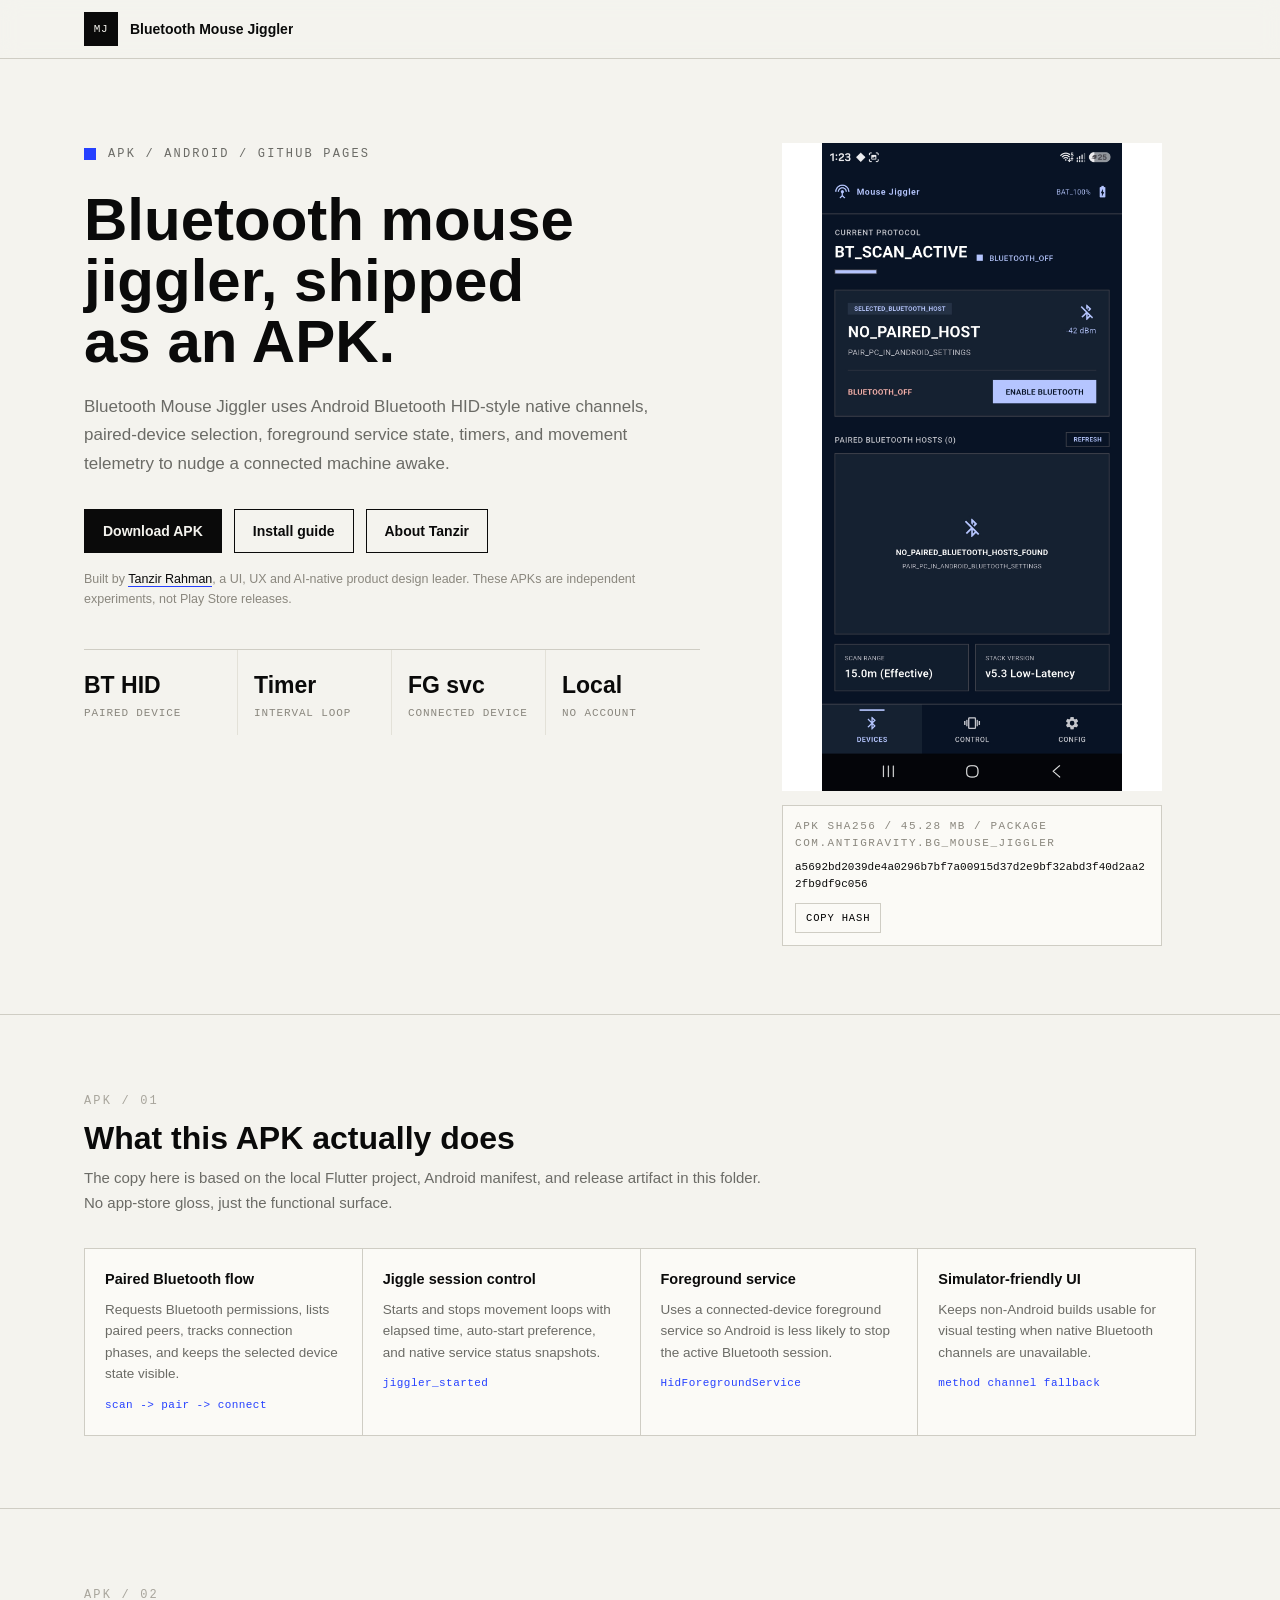
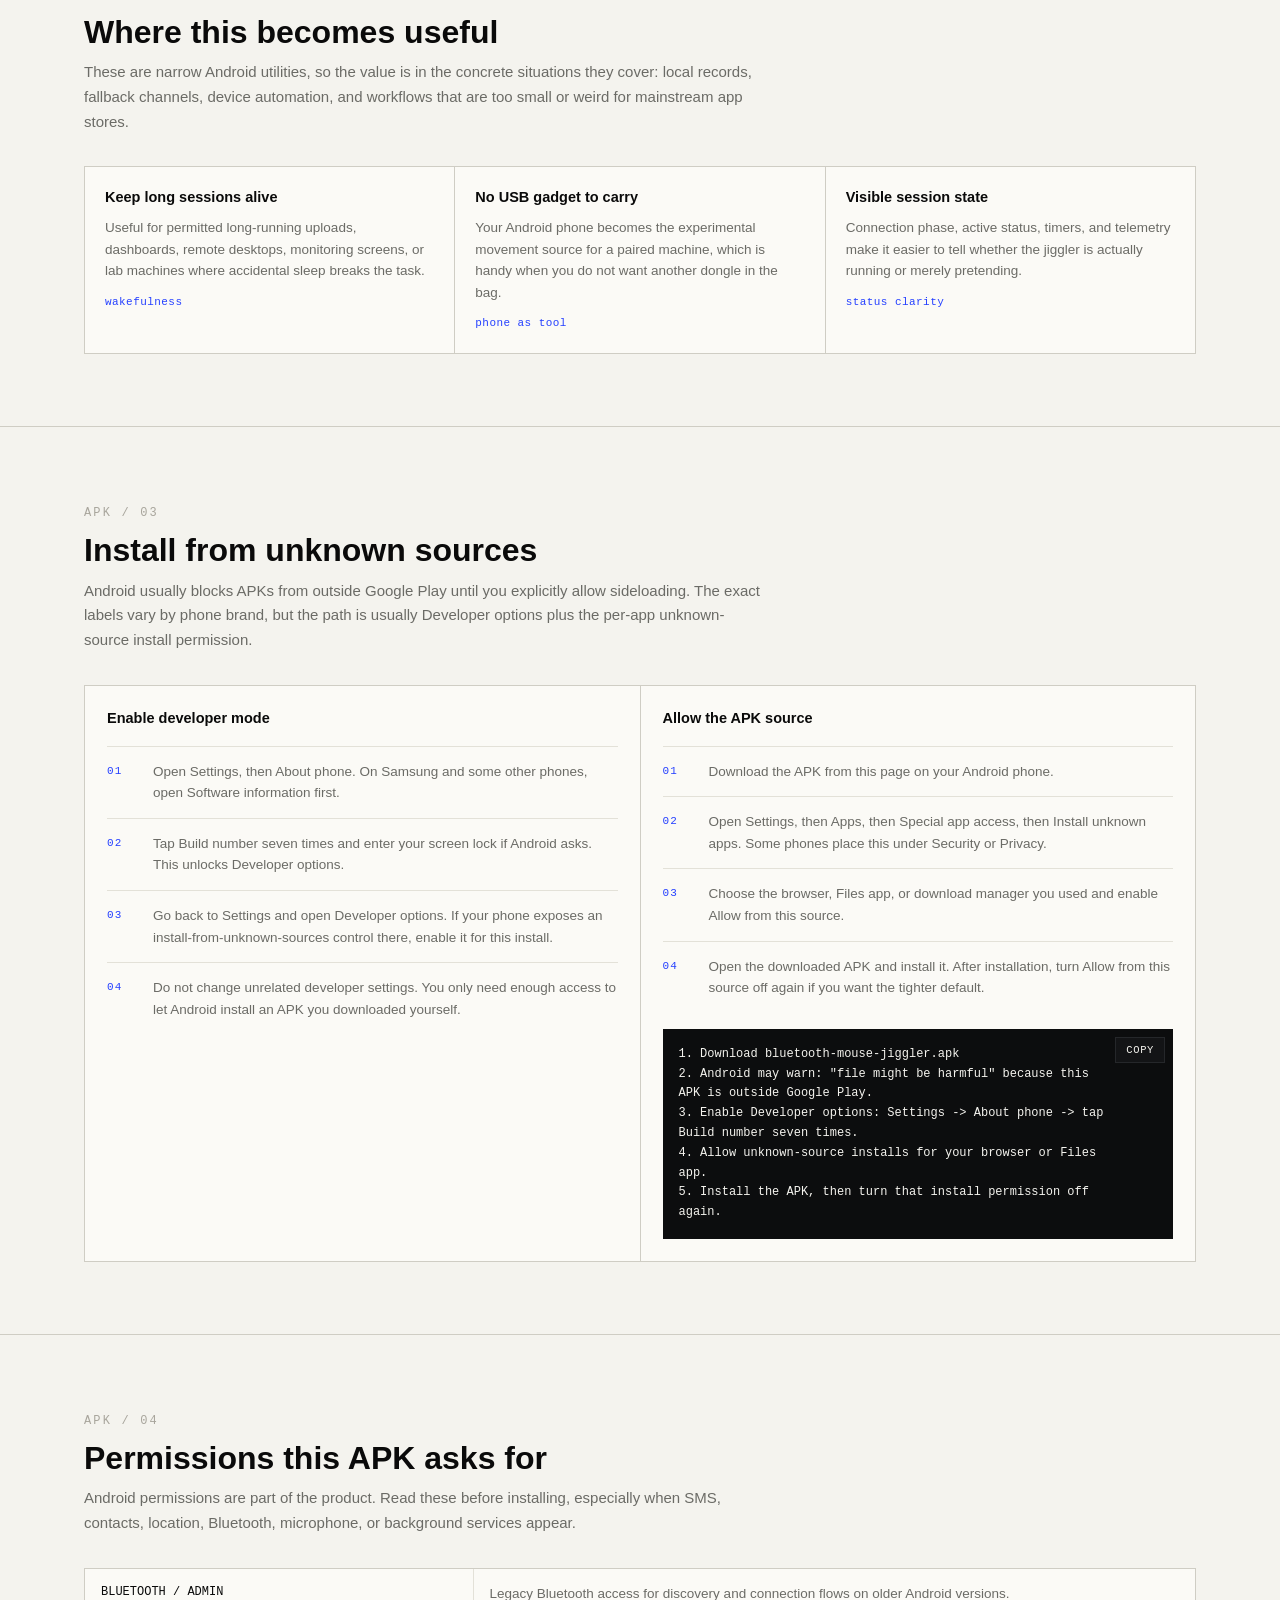
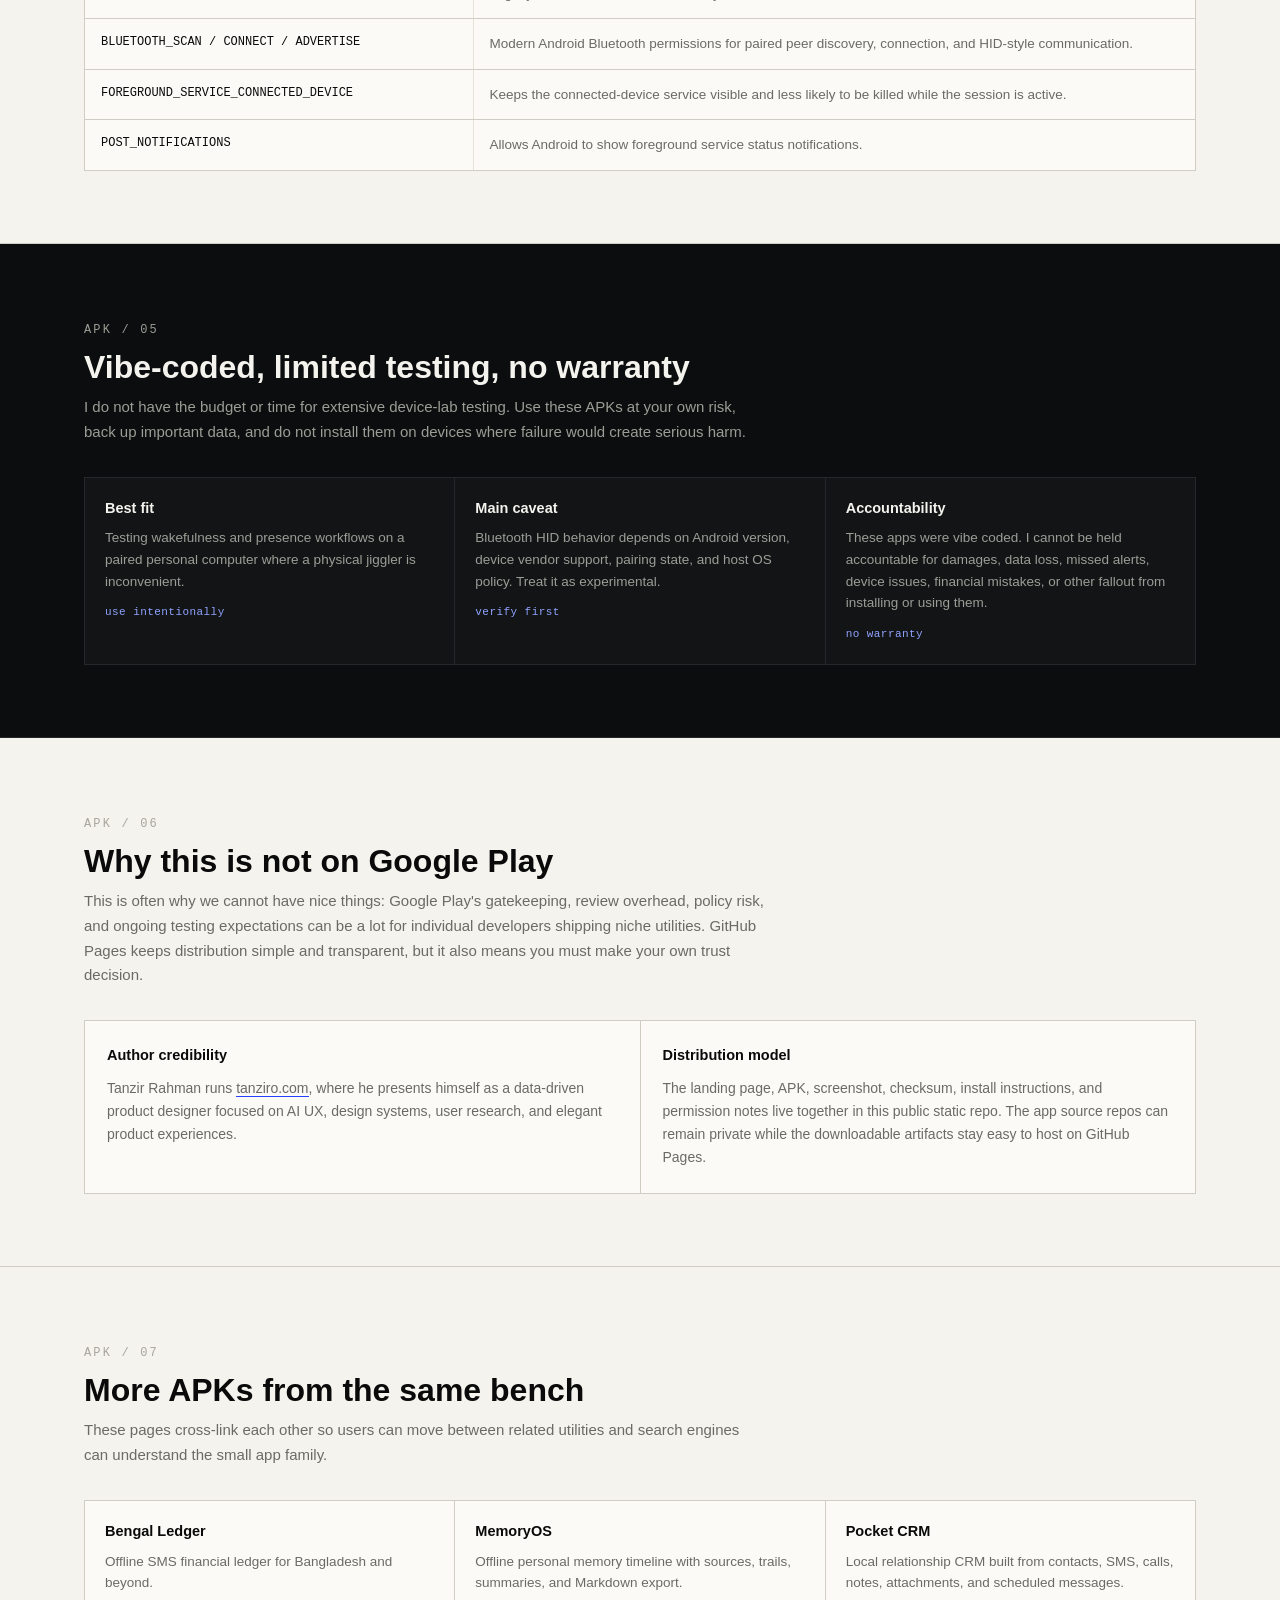
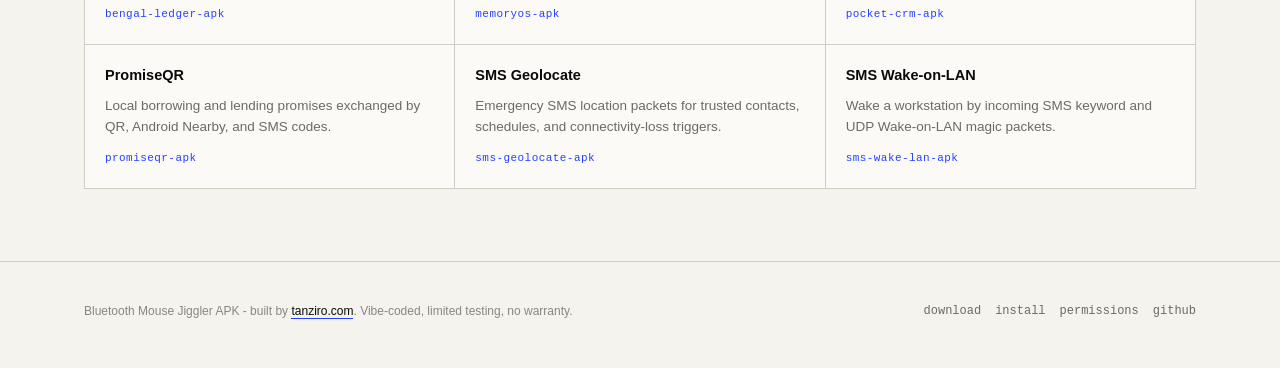
<file: bluetooth-mouse-jiggler/index.html>
﻿<!DOCTYPE html>
<html lang="en">
<head>
    <meta charset="UTF-8">
    <meta name="viewport" content="width=device-width, initial-scale=1.0">
    <title>Bluetooth Mouse Jiggler APK - Bluetooth HID mouse movement utility for keeping a paired machine awake.</title>
    <meta name="description" content="Download the Bluetooth Mouse Jiggler APK, an Android Bluetooth HID utility for paired-device mouse movement and wakefulness testing.">
    <meta name="keywords" content="Bluetooth mouse jiggler APK, Android HID mouse jiggler, keep computer awake APK, paired Bluetooth mouse movement">
    <meta name="author" content="Tanzir Rahman">
    <meta name="robots" content="index, follow">
    <link rel="canonical" href="https://tanzir71.github.io/android-apk-landing-pages/bluetooth-mouse-jiggler/">
    <meta property="og:title" content="Bluetooth Mouse Jiggler APK">
    <meta property="og:description" content="Download the Bluetooth Mouse Jiggler APK, an Android Bluetooth HID utility for paired-device mouse movement and wakefulness testing.">
    <meta property="og:type" content="website">
    <meta property="og:url" content="https://tanzir71.github.io/android-apk-landing-pages/bluetooth-mouse-jiggler/">
    <meta property="og:image" content="https://tanzir71.github.io/android-apk-landing-pages/bluetooth-mouse-jiggler/assets/bluetooth-mouse-jiggler-screenshot.jpg">
    <meta name="twitter:card" content="summary_large_image">
    <meta name="twitter:title" content="Bluetooth Mouse Jiggler APK">
    <meta name="twitter:description" content="Download the Bluetooth Mouse Jiggler APK, an Android Bluetooth HID utility for paired-device mouse movement and wakefulness testing.">
    <meta name="twitter:image" content="https://tanzir71.github.io/android-apk-landing-pages/bluetooth-mouse-jiggler/assets/bluetooth-mouse-jiggler-screenshot.jpg">
    <link rel="icon" type="image/svg+xml" href="data:image/svg+xml,%3Csvg%20xmlns%3D%27http%3A%2F%2Fwww.w3.org%2F2000%2Fsvg%27%20viewBox%3D%270%200%20100%20100%27%3E%3Crect%20width%3D%27100%27%20height%3D%27100%27%20rx%3D%2712%27%20fill%3D%27%230a0a0a%27%2F%3E%3Ctext%20x%3D%2750%27%20y%3D%2766%27%20font-size%3D%2758%27%20text-anchor%3D%27middle%27%3E%E2%9A%92%EF%B8%8F%3C%2Ftext%3E%3C%2Fsvg%3E">
    <link rel="stylesheet" href="./styles.css">
    <script type="application/ld+json">{"@context":"https://schema.org","@type":"SoftwareApplication","name":"Bluetooth Mouse Jiggler","operatingSystem":"Android","applicationCategory":"UtilitiesApplication","softwareVersion":"1.0.0+1","packageName":"com.antigravity.bg_mouse_jiggler","description":"Download the Bluetooth Mouse Jiggler APK, an Android Bluetooth HID utility for paired-device mouse movement and wakefulness testing.","url":"https://tanzir71.github.io/android-apk-landing-pages/bluetooth-mouse-jiggler/","downloadUrl":"https://tanzir71.github.io/android-apk-landing-pages/bluetooth-mouse-jiggler/assets/bluetooth-mouse-jiggler.apk","fileSize":"45.28 MB","offers":{"price":"0","priceCurrency":"USD","@type":"Offer"},"author":{"url":"https://tanziro.com","name":"Tanzir Rahman","@type":"Person"}}</script>
</head>
<body>
    <a class="skip sr-only" href="#main">Skip to content</a>
    <header>
        <div class="container header-inner">
            <a class="brand" href="./" aria-label="Bluetooth Mouse Jiggler home">
                <span class="logo" aria-hidden="true"><span>MJ</span></span>
                <span class="brand-name">Bluetooth Mouse Jiggler</span>
            </a>
            <details class="site-menu">
                <summary class="menu-toggle" aria-label="Open menu"><span></span><span></span><span></span></summary>
                <nav aria-label="Primary navigation">
                    <a class="nav-link" href="#features">features</a>
                    <a class="nav-link" href="#use-cases">use cases</a>
                    <a class="nav-link" href="#install">install</a>
                    <a class="nav-link" href="#permissions">permissions</a>
                    <a class="nav-link" href="#apps">apps</a>
                    <a class="btn btn-primary" href="./assets/bluetooth-mouse-jiggler.apk" download>Download APK</a>
                </nav>
            </details>
        </div>
    </header>
    <main id="main">
        <section class="hero">
            <div class="container hero-inner">
                <div class="hero-grid">
                    <div>
                        <span class="eyebrow">apk / android / github pages</span>
                        <h1>Bluetooth mouse jiggler, shipped as an APK.</h1>
                        <p class="lead">Bluetooth Mouse Jiggler uses Android Bluetooth HID-style native channels, paired-device selection, foreground service state, timers, and movement telemetry to nudge a connected machine awake.</p>
                        <div class="cta-row">
                            <a class="btn btn-primary" href="./assets/bluetooth-mouse-jiggler.apk" download>Download APK</a>
                            <a class="btn" href="#install">Install guide</a>
                            <a class="btn" href="https://tanziro.com" target="_blank" rel="noopener">About Tanzir</a>
                        </div>
                        <p class="hero-note">Built by <a href="https://tanziro.com" target="_blank" rel="noopener">Tanzir Rahman</a>, a UI, UX and AI-native product design leader. These APKs are independent experiments, not Play Store releases.</p>
                        <div class="stats" aria-label="Bluetooth Mouse Jiggler highlights">
                        <div class="stat">
                            <div class="num">BT HID</div>
                            <div class="lbl">paired device</div>
                        </div>
                        <div class="stat">
                            <div class="num">Timer</div>
                            <div class="lbl">interval loop</div>
                        </div>
                        <div class="stat">
                            <div class="num">FG svc</div>
                            <div class="lbl">connected device</div>
                        </div>
                        <div class="stat">
                            <div class="num">Local</div>
                            <div class="lbl">no account</div>
                        </div>
                        </div>
                    </div>
                    <div class="phone-wrap">
                        <figure class="phone-frame">
                            <img src="./assets/bluetooth-mouse-jiggler-screenshot.jpg" alt="Bluetooth Mouse Jiggler Android app screenshot" width="1080" height="2340">
                        </figure>
                        <div class="checksum">
                            <span class="label">apk sha256 / 45.28 MB / package com.antigravity.bg_mouse_jiggler</span>
                            <code>a5692bd2039de4a0296b7bf7a00915d37d2e9bf32abd3f40d2aa22fb9df9c056</code>
                            <button class="copy-inline" type="button" data-copy-text="a5692bd2039de4a0296b7bf7a00915d37d2e9bf32abd3f40d2aa22fb9df9c056">COPY HASH</button>
                        </div>
                    </div>
                </div>
            </div>
        </section>

        <section id="features" class="section">
            <div class="container">
                <div class="section-head">
                    <span class="idx">APK / 01</span>
                    <h2>What this APK actually does</h2>
                    <p class="sub">The copy here is based on the local Flutter project, Android manifest, and release artifact in this folder. No app-store gloss, just the functional surface.</p>
                </div>
                <div class="grid grid-2 grid-4">
                    <div class="cell">
                        <h3>Paired Bluetooth flow</h3>
                        <p>Requests Bluetooth permissions, lists paired peers, tracks connection phases, and keeps the selected device state visible.</p>
                        <span class="k">scan -&gt; pair -&gt; connect</span>
                    </div>
                    <div class="cell">
                        <h3>Jiggle session control</h3>
                        <p>Starts and stops movement loops with elapsed time, auto-start preference, and native service status snapshots.</p>
                        <span class="k">jiggler_started</span>
                    </div>
                    <div class="cell">
                        <h3>Foreground service</h3>
                        <p>Uses a connected-device foreground service so Android is less likely to stop the active Bluetooth session.</p>
                        <span class="k">HidForegroundService</span>
                    </div>
                    <div class="cell">
                        <h3>Simulator-friendly UI</h3>
                        <p>Keeps non-Android builds usable for visual testing when native Bluetooth channels are unavailable.</p>
                        <span class="k">method channel fallback</span>
                    </div>
                </div>
            </div>
        </section>

        <section id="use-cases" class="section">
            <div class="container">
                <div class="section-head">
                    <span class="idx">APK / 02</span>
                    <h2>Where this becomes useful</h2>
                    <p class="sub">These are narrow Android utilities, so the value is in the concrete situations they cover: local records, fallback channels, device automation, and workflows that are too small or weird for mainstream app stores.</p>
                </div>
                <div class="grid grid-3">
                    <div class="cell">
                        <h3>Keep long sessions alive</h3>
                        <p>Useful for permitted long-running uploads, dashboards, remote desktops, monitoring screens, or lab machines where accidental sleep breaks the task.</p>
                        <span class="k">wakefulness</span>
                    </div>
                    <div class="cell">
                        <h3>No USB gadget to carry</h3>
                        <p>Your Android phone becomes the experimental movement source for a paired machine, which is handy when you do not want another dongle in the bag.</p>
                        <span class="k">phone as tool</span>
                    </div>
                    <div class="cell">
                        <h3>Visible session state</h3>
                        <p>Connection phase, active status, timers, and telemetry make it easier to tell whether the jiggler is actually running or merely pretending.</p>
                        <span class="k">status clarity</span>
                    </div>
                </div>
            </div>
        </section>

        <section id="install" class="section">
            <div class="container">
                <div class="section-head">
                    <span class="idx">APK / 03</span>
                    <h2>Install from unknown sources</h2>
                    <p class="sub">Android usually blocks APKs from outside Google Play until you explicitly allow sideloading. The exact labels vary by phone brand, but the path is usually Developer options plus the per-app unknown-source install permission.</p>
                </div>
                <div class="install-grid">
                    <div class="install-panel">
                        <h3>Enable developer mode</h3>
                        <ol class="step-list">
                            <li>Open Settings, then About phone. On Samsung and some other phones, open Software information first.</li>
                            <li>Tap Build number seven times and enter your screen lock if Android asks. This unlocks Developer options.</li>
                            <li>Go back to Settings and open Developer options. If your phone exposes an install-from-unknown-sources control there, enable it for this install.</li>
                            <li>Do not change unrelated developer settings. You only need enough access to let Android install an APK you downloaded yourself.</li>
                        </ol>
                    </div>
                    <div class="install-panel">
                        <h3>Allow the APK source</h3>
                        <ol class="step-list">
                            <li>Download the APK from this page on your Android phone.</li>
                            <li>Open Settings, then Apps, then Special app access, then Install unknown apps. Some phones place this under Security or Privacy.</li>
                            <li>Choose the browser, Files app, or download manager you used and enable Allow from this source.</li>
                            <li>Open the downloaded APK and install it. After installation, turn Allow from this source off again if you want the tighter default.</li>
                        </ol>
                        <div class="pre-block" id="install-steps">1. Download bluetooth-mouse-jiggler.apk
2. Android may warn: &quot;file might be harmful&quot; because this APK is outside Google Play.
3. Enable Developer options: Settings -&gt; About phone -&gt; tap Build number seven times.
4. Allow unknown-source installs for your browser or Files app.
5. Install the APK, then turn that install permission off again.<button class="pre-copy" type="button" data-copy-target="install-steps">COPY</button></div>
                    </div>
                </div>
            </div>
        </section>

        <section id="permissions" class="section">
            <div class="container">
                <div class="section-head">
                    <span class="idx">APK / 04</span>
                    <h2>Permissions this APK asks for</h2>
                    <p class="sub">Android permissions are part of the product. Read these before installing, especially when SMS, contacts, location, Bluetooth, microphone, or background services appear.</p>
                </div>
                <div class="perm-table">
                    <div class="perm-row">
                        <div class="perm-name">BLUETOOTH / ADMIN</div>
                        <div class="perm-why">Legacy Bluetooth access for discovery and connection flows on older Android versions.</div>
                    </div>
                    <div class="perm-row">
                        <div class="perm-name">BLUETOOTH_SCAN / CONNECT / ADVERTISE</div>
                        <div class="perm-why">Modern Android Bluetooth permissions for paired peer discovery, connection, and HID-style communication.</div>
                    </div>
                    <div class="perm-row">
                        <div class="perm-name">FOREGROUND_SERVICE_CONNECTED_DEVICE</div>
                        <div class="perm-why">Keeps the connected-device service visible and less likely to be killed while the session is active.</div>
                    </div>
                    <div class="perm-row">
                        <div class="perm-name">POST_NOTIFICATIONS</div>
                        <div class="perm-why">Allows Android to show foreground service status notifications.</div>
                    </div>
                </div>
            </div>
        </section>

        <section class="honesty section">
            <div class="container">
                <div class="section-head">
                    <span class="idx">APK / 05</span>
                    <h2>Vibe-coded, limited testing, no warranty</h2>
                    <p class="sub">I do not have the budget or time for extensive device-lab testing. Use these APKs at your own risk, back up important data, and do not install them on devices where failure would create serious harm.</p>
                </div>
                <div class="grid grid-3">
                    <div class="cell">
                        <h3>Best fit</h3>
                        <p>Testing wakefulness and presence workflows on a paired personal computer where a physical jiggler is inconvenient.</p>
                        <span class="k">use intentionally</span>
                    </div>
                    <div class="cell">
                        <h3>Main caveat</h3>
                        <p>Bluetooth HID behavior depends on Android version, device vendor support, pairing state, and host OS policy. Treat it as experimental.</p>
                        <span class="k">verify first</span>
                    </div>
                    <div class="cell">
                        <h3>Accountability</h3>
                        <p>These apps were vibe coded. I cannot be held accountable for damages, data loss, missed alerts, device issues, financial mistakes, or other fallout from installing or using them.</p>
                        <span class="k">no warranty</span>
                    </div>
                </div>
            </div>
        </section>

        <section class="section">
            <div class="container">
                <div class="section-head">
                    <span class="idx">APK / 06</span>
                    <h2>Why this is not on Google Play</h2>
                    <p class="sub">This is often why we cannot have nice things: Google Play's gatekeeping, review overhead, policy risk, and ongoing testing expectations can be a lot for individual developers shipping niche utilities. GitHub Pages keeps distribution simple and transparent, but it also means you must make your own trust decision.</p>
                </div>
                <div class="author-band">
                    <div class="author-card">
                        <h3>Author credibility</h3>
                        <p>Tanzir Rahman runs <a href="https://tanziro.com" target="_blank" rel="noopener">tanziro.com</a>, where he presents himself as a data-driven product designer focused on AI UX, design systems, user research, and elegant product experiences.</p>
                    </div>
                    <div class="author-card">
                        <h3>Distribution model</h3>
                        <p>The landing page, APK, screenshot, checksum, install instructions, and permission notes live together in this public static repo. The app source repos can remain private while the downloadable artifacts stay easy to host on GitHub Pages.</p>
                    </div>
                </div>
            </div>
        </section>

        <section id="apps" class="section">
            <div class="container">
                <div class="section-head">
                    <span class="idx">APK / 07</span>
                    <h2>More APKs from the same bench</h2>
                    <p class="sub">These pages cross-link each other so users can move between related utilities and search engines can understand the small app family.</p>
                </div>
                <div class="grid grid-2 grid-3">
                    <a class="cell link-cell" href="../bengal-ledger/">
                        <h3>Bengal Ledger</h3>
                        <p>Offline SMS financial ledger for Bangladesh and beyond.</p>
                        <span class="k">bengal-ledger-apk</span>
                    </a>
                    <a class="cell link-cell" href="../memoryos/">
                        <h3>MemoryOS</h3>
                        <p>Offline personal memory timeline with sources, trails, summaries, and Markdown export.</p>
                        <span class="k">memoryos-apk</span>
                    </a>
                    <a class="cell link-cell" href="../pocket-crm/">
                        <h3>Pocket CRM</h3>
                        <p>Local relationship CRM built from contacts, SMS, calls, notes, attachments, and scheduled messages.</p>
                        <span class="k">pocket-crm-apk</span>
                    </a>
                    <a class="cell link-cell" href="../promiseqr/">
                        <h3>PromiseQR</h3>
                        <p>Local borrowing and lending promises exchanged by QR, Android Nearby, and SMS codes.</p>
                        <span class="k">promiseqr-apk</span>
                    </a>
                    <a class="cell link-cell" href="../sms-geolocate/">
                        <h3>SMS Geolocate</h3>
                        <p>Emergency SMS location packets for trusted contacts, schedules, and connectivity-loss triggers.</p>
                        <span class="k">sms-geolocate-apk</span>
                    </a>
                    <a class="cell link-cell" href="../sms-wake-lan/">
                        <h3>SMS Wake-on-LAN</h3>
                        <p>Wake a workstation by incoming SMS keyword and UDP Wake-on-LAN magic packets.</p>
                        <span class="k">sms-wake-lan-apk</span>
                    </a>
                </div>
            </div>
        </section>
    </main>
    <footer>
        <div class="container footer-inner">
            <div class="footer-note">Bluetooth Mouse Jiggler APK - built by <a href="https://tanziro.com" target="_blank" rel="noopener">tanziro.com</a>. Vibe-coded, limited testing, no warranty.</div>
            <div class="footer-links">
                <a href="./assets/bluetooth-mouse-jiggler.apk" download>download</a>
                <a href="#install">install</a>
                <a href="#permissions">permissions</a>
                <a href="https://github.com/tanzir71/android-apk-landing-pages" target="_blank" rel="noopener">github</a>
            </div>
        </div>
    </footer>
    <script src="./site.js"></script>
</body>
</html>
</file>
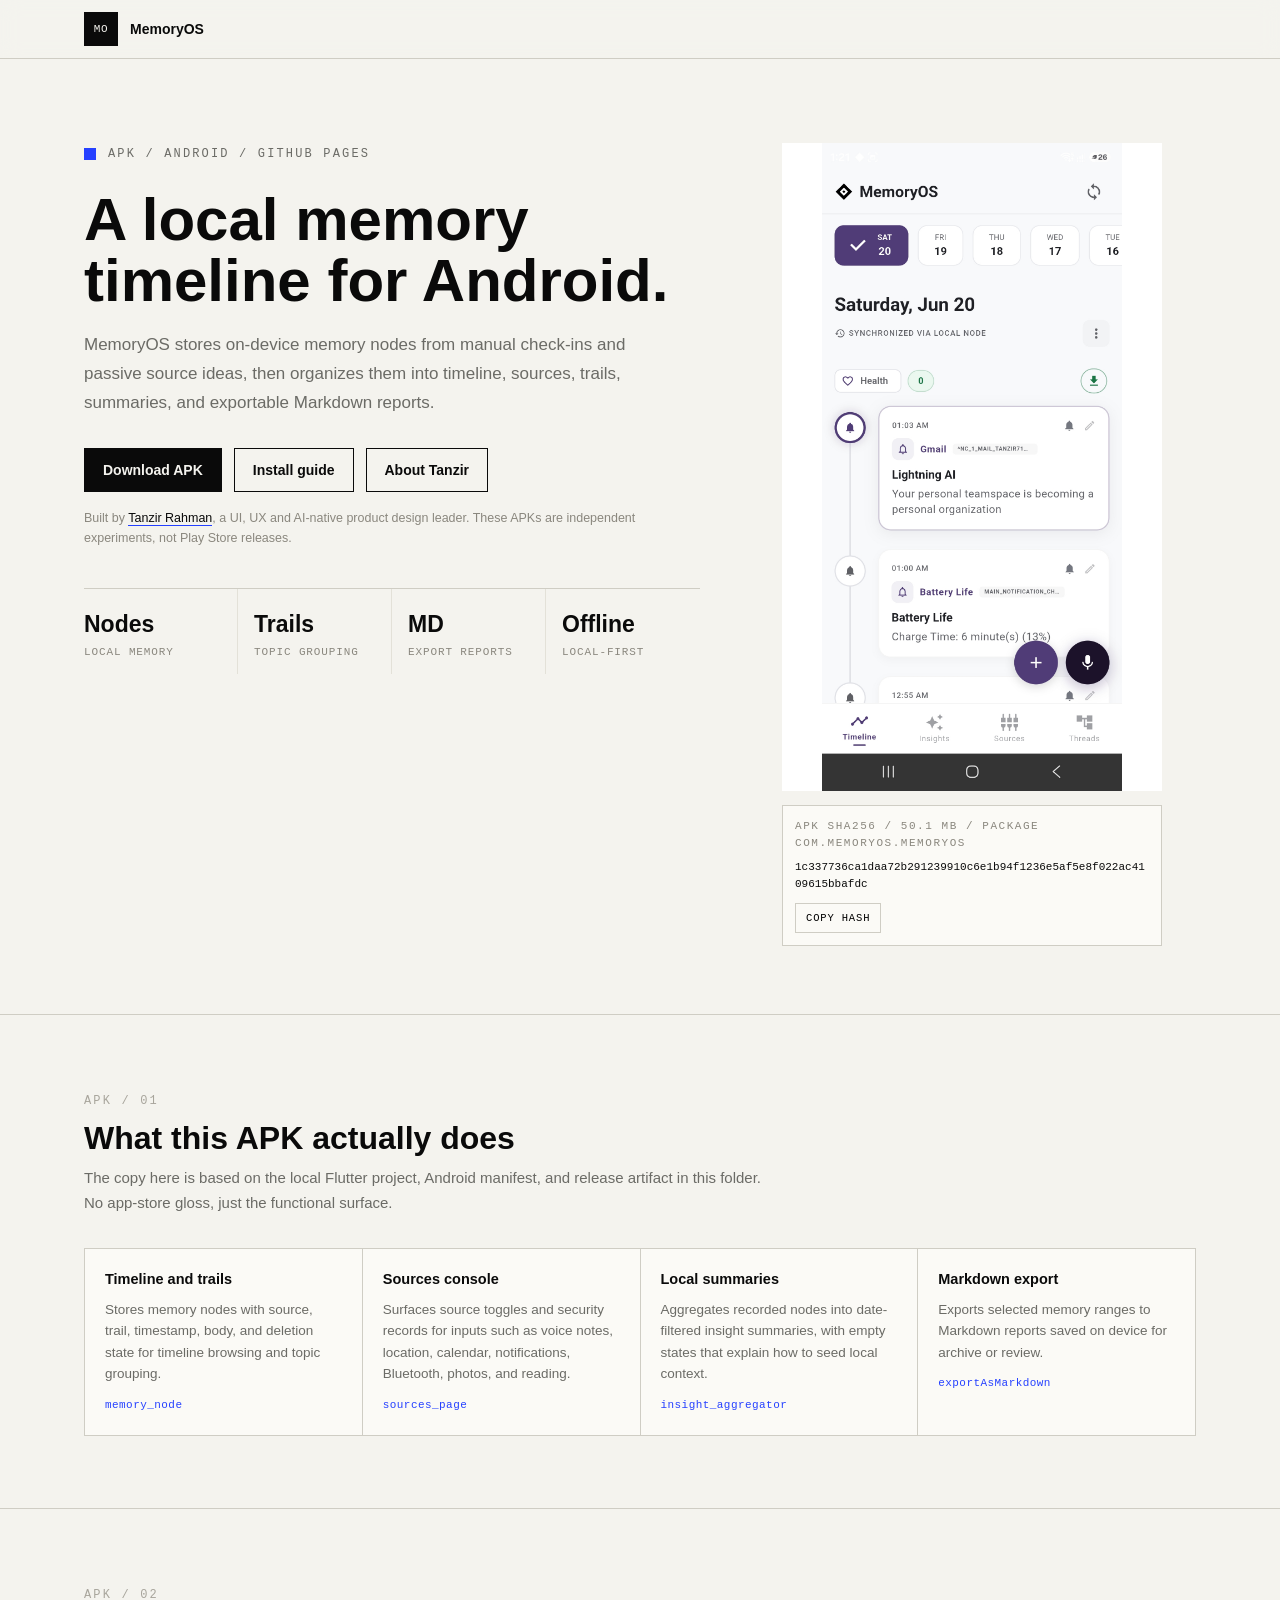
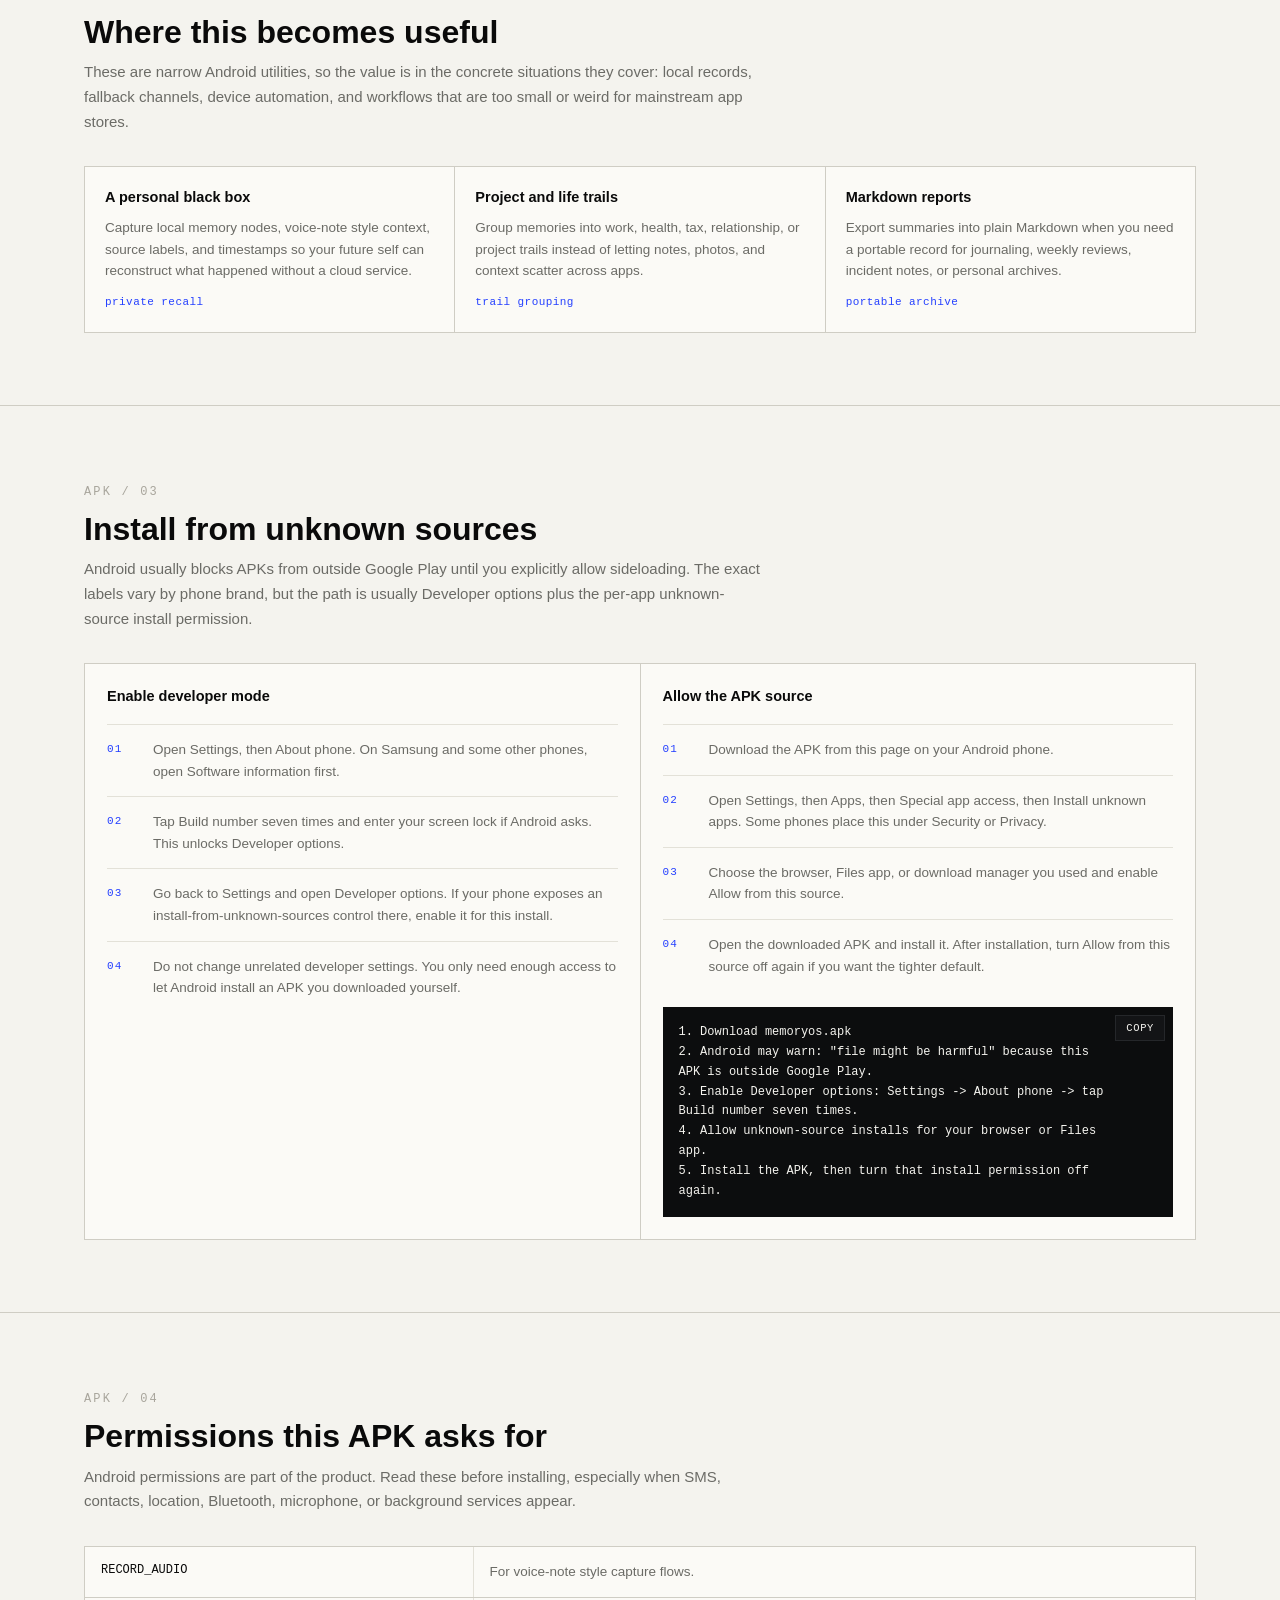
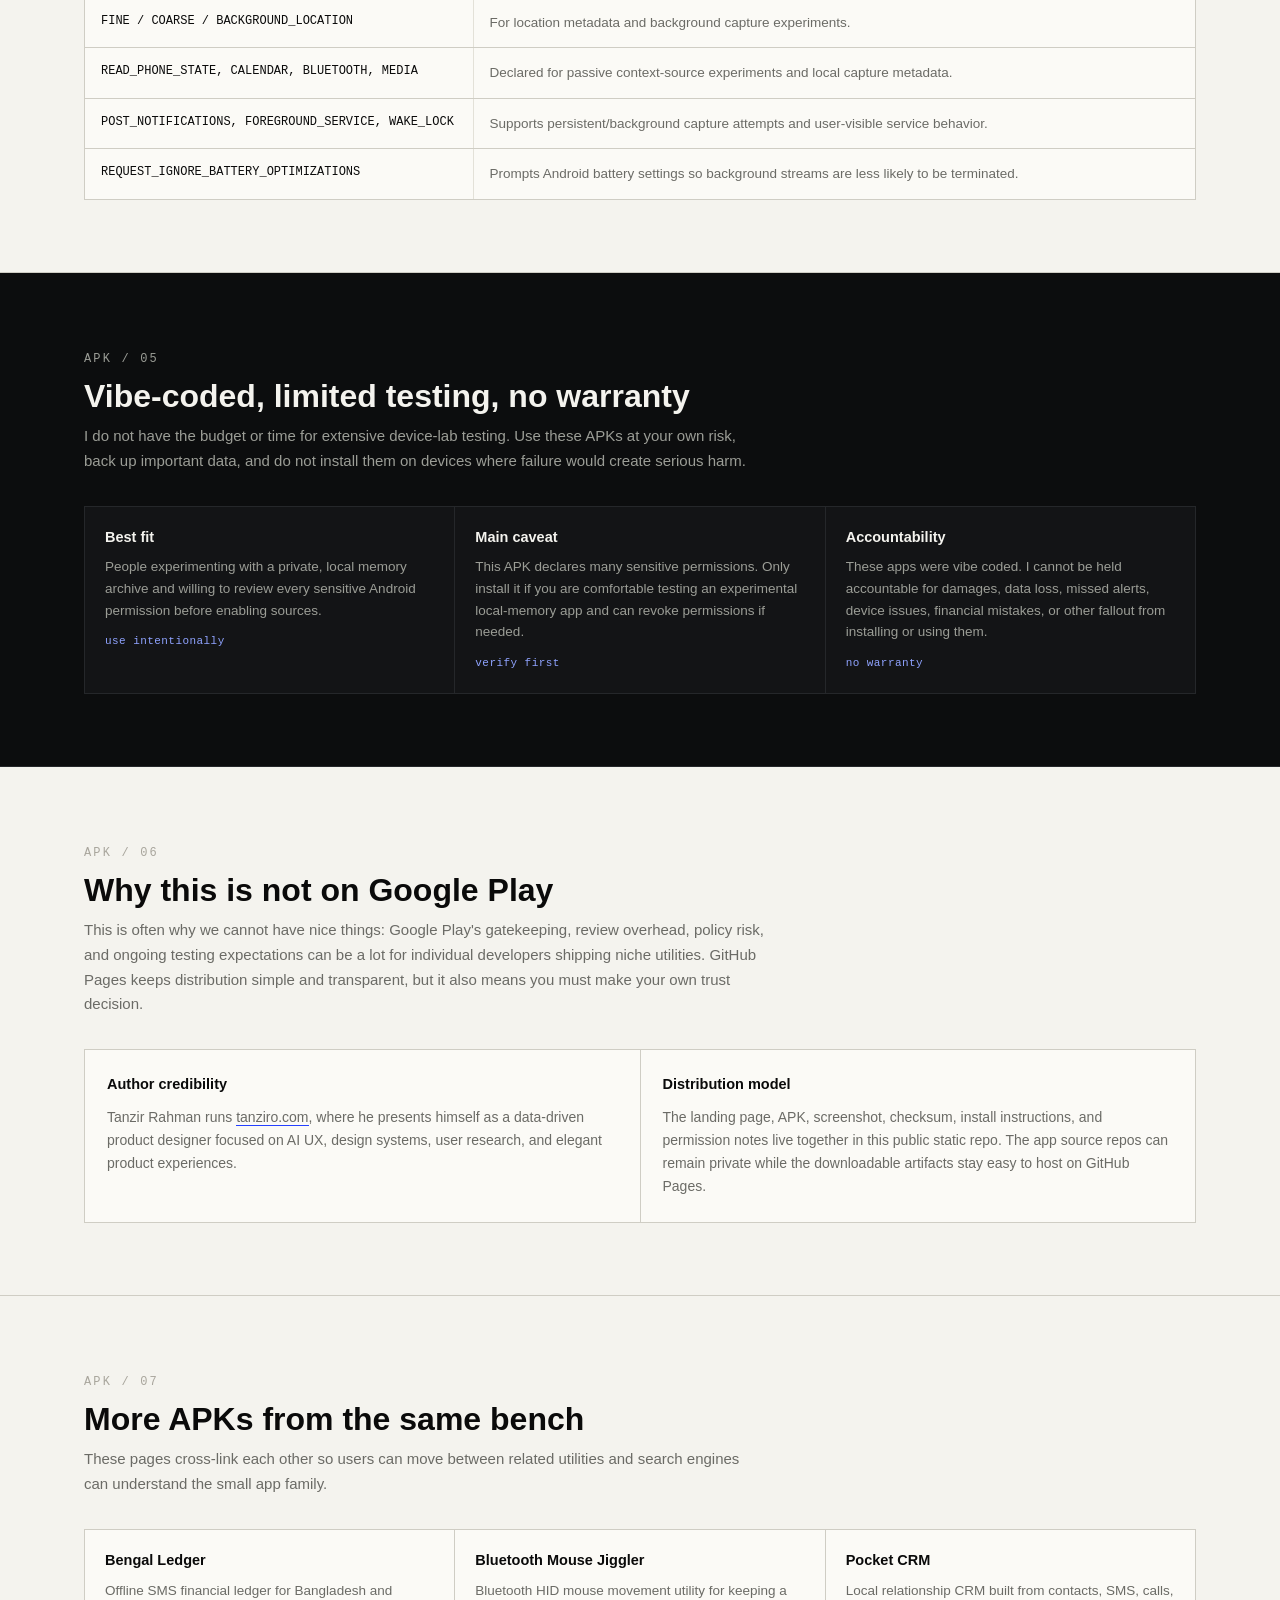
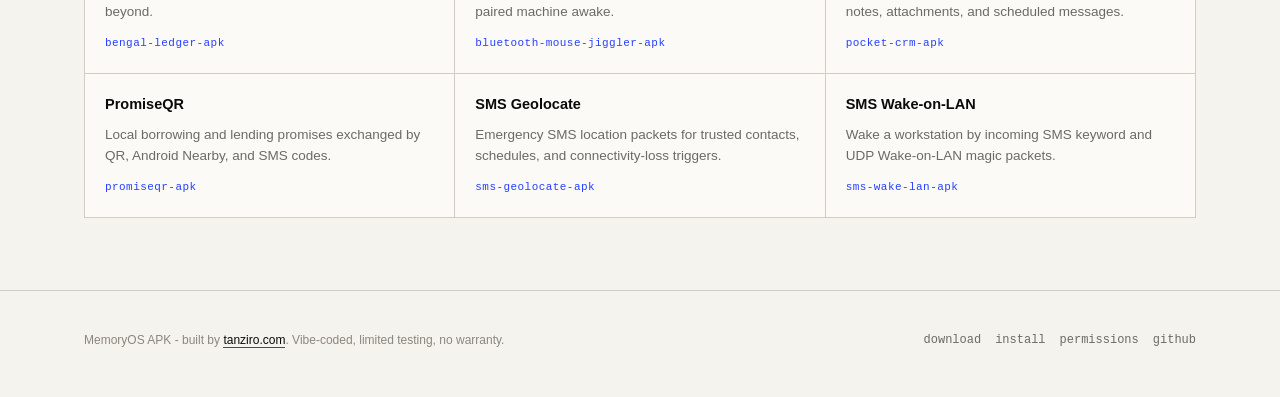
<file: memoryos/index.html>
﻿<!DOCTYPE html>
<html lang="en">
<head>
    <meta charset="UTF-8">
    <meta name="viewport" content="width=device-width, initial-scale=1.0">
    <title>MemoryOS APK - Offline personal memory timeline with sources, trails, summaries, and Markdown export.</title>
    <meta name="description" content="Download the MemoryOS APK, an offline Android memory timeline with local nodes, source controls, trails, summaries, and Markdown export.">
    <meta name="keywords" content="MemoryOS APK, offline memory app, personal timeline Android, local diary APK, voice note memory app">
    <meta name="author" content="Tanzir Rahman">
    <meta name="robots" content="index, follow">
    <link rel="canonical" href="https://tanzir71.github.io/android-apk-landing-pages/memoryos/">
    <meta property="og:title" content="MemoryOS APK">
    <meta property="og:description" content="Download the MemoryOS APK, an offline Android memory timeline with local nodes, source controls, trails, summaries, and Markdown export.">
    <meta property="og:type" content="website">
    <meta property="og:url" content="https://tanzir71.github.io/android-apk-landing-pages/memoryos/">
    <meta property="og:image" content="https://tanzir71.github.io/android-apk-landing-pages/memoryos/assets/memoryos-screenshot.jpg">
    <meta name="twitter:card" content="summary_large_image">
    <meta name="twitter:title" content="MemoryOS APK">
    <meta name="twitter:description" content="Download the MemoryOS APK, an offline Android memory timeline with local nodes, source controls, trails, summaries, and Markdown export.">
    <meta name="twitter:image" content="https://tanzir71.github.io/android-apk-landing-pages/memoryos/assets/memoryos-screenshot.jpg">
    <link rel="icon" type="image/svg+xml" href="data:image/svg+xml,%3Csvg%20xmlns%3D%27http%3A%2F%2Fwww.w3.org%2F2000%2Fsvg%27%20viewBox%3D%270%200%20100%20100%27%3E%3Crect%20width%3D%27100%27%20height%3D%27100%27%20rx%3D%2712%27%20fill%3D%27%230a0a0a%27%2F%3E%3Ctext%20x%3D%2750%27%20y%3D%2766%27%20font-size%3D%2758%27%20text-anchor%3D%27middle%27%3E%E2%9A%92%EF%B8%8F%3C%2Ftext%3E%3C%2Fsvg%3E">
    <link rel="stylesheet" href="./styles.css">
    <script type="application/ld+json">{"@context":"https://schema.org","@type":"SoftwareApplication","name":"MemoryOS","operatingSystem":"Android","applicationCategory":"ProductivityApplication","softwareVersion":"1.0.0+1","packageName":"com.memoryos.memoryos","description":"Download the MemoryOS APK, an offline Android memory timeline with local nodes, source controls, trails, summaries, and Markdown export.","url":"https://tanzir71.github.io/android-apk-landing-pages/memoryos/","downloadUrl":"https://tanzir71.github.io/android-apk-landing-pages/memoryos/assets/memoryos.apk","fileSize":"50.1 MB","offers":{"price":"0","priceCurrency":"USD","@type":"Offer"},"author":{"url":"https://tanziro.com","name":"Tanzir Rahman","@type":"Person"}}</script>
</head>
<body>
    <a class="skip sr-only" href="#main">Skip to content</a>
    <header>
        <div class="container header-inner">
            <a class="brand" href="./" aria-label="MemoryOS home">
                <span class="logo" aria-hidden="true"><span>MO</span></span>
                <span class="brand-name">MemoryOS</span>
            </a>
            <details class="site-menu">
                <summary class="menu-toggle" aria-label="Open menu"><span></span><span></span><span></span></summary>
                <nav aria-label="Primary navigation">
                    <a class="nav-link" href="#features">features</a>
                    <a class="nav-link" href="#use-cases">use cases</a>
                    <a class="nav-link" href="#install">install</a>
                    <a class="nav-link" href="#permissions">permissions</a>
                    <a class="nav-link" href="#apps">apps</a>
                    <a class="btn btn-primary" href="./assets/memoryos.apk" download>Download APK</a>
                </nav>
            </details>
        </div>
    </header>
    <main id="main">
        <section class="hero">
            <div class="container hero-inner">
                <div class="hero-grid">
                    <div>
                        <span class="eyebrow">apk / android / github pages</span>
                        <h1>A local memory timeline for Android.</h1>
                        <p class="lead">MemoryOS stores on-device memory nodes from manual check-ins and passive source ideas, then organizes them into timeline, sources, trails, summaries, and exportable Markdown reports.</p>
                        <div class="cta-row">
                            <a class="btn btn-primary" href="./assets/memoryos.apk" download>Download APK</a>
                            <a class="btn" href="#install">Install guide</a>
                            <a class="btn" href="https://tanziro.com" target="_blank" rel="noopener">About Tanzir</a>
                        </div>
                        <p class="hero-note">Built by <a href="https://tanziro.com" target="_blank" rel="noopener">Tanzir Rahman</a>, a UI, UX and AI-native product design leader. These APKs are independent experiments, not Play Store releases.</p>
                        <div class="stats" aria-label="MemoryOS highlights">
                        <div class="stat">
                            <div class="num">Nodes</div>
                            <div class="lbl">local memory</div>
                        </div>
                        <div class="stat">
                            <div class="num">Trails</div>
                            <div class="lbl">topic grouping</div>
                        </div>
                        <div class="stat">
                            <div class="num">MD</div>
                            <div class="lbl">export reports</div>
                        </div>
                        <div class="stat">
                            <div class="num">Offline</div>
                            <div class="lbl">local-first</div>
                        </div>
                        </div>
                    </div>
                    <div class="phone-wrap">
                        <figure class="phone-frame">
                            <img src="./assets/memoryos-screenshot.jpg" alt="MemoryOS Android app screenshot" width="1080" height="2340">
                        </figure>
                        <div class="checksum">
                            <span class="label">apk sha256 / 50.1 MB / package com.memoryos.memoryos</span>
                            <code>1c337736ca1daa72b291239910c6e1b94f1236e5af5e8f022ac4109615bbafdc</code>
                            <button class="copy-inline" type="button" data-copy-text="1c337736ca1daa72b291239910c6e1b94f1236e5af5e8f022ac4109615bbafdc">COPY HASH</button>
                        </div>
                    </div>
                </div>
            </div>
        </section>

        <section id="features" class="section">
            <div class="container">
                <div class="section-head">
                    <span class="idx">APK / 01</span>
                    <h2>What this APK actually does</h2>
                    <p class="sub">The copy here is based on the local Flutter project, Android manifest, and release artifact in this folder. No app-store gloss, just the functional surface.</p>
                </div>
                <div class="grid grid-2 grid-4">
                    <div class="cell">
                        <h3>Timeline and trails</h3>
                        <p>Stores memory nodes with source, trail, timestamp, body, and deletion state for timeline browsing and topic grouping.</p>
                        <span class="k">memory_node</span>
                    </div>
                    <div class="cell">
                        <h3>Sources console</h3>
                        <p>Surfaces source toggles and security records for inputs such as voice notes, location, calendar, notifications, Bluetooth, photos, and reading.</p>
                        <span class="k">sources_page</span>
                    </div>
                    <div class="cell">
                        <h3>Local summaries</h3>
                        <p>Aggregates recorded nodes into date-filtered insight summaries, with empty states that explain how to seed local context.</p>
                        <span class="k">insight_aggregator</span>
                    </div>
                    <div class="cell">
                        <h3>Markdown export</h3>
                        <p>Exports selected memory ranges to Markdown reports saved on device for archive or review.</p>
                        <span class="k">exportAsMarkdown</span>
                    </div>
                </div>
            </div>
        </section>

        <section id="use-cases" class="section">
            <div class="container">
                <div class="section-head">
                    <span class="idx">APK / 02</span>
                    <h2>Where this becomes useful</h2>
                    <p class="sub">These are narrow Android utilities, so the value is in the concrete situations they cover: local records, fallback channels, device automation, and workflows that are too small or weird for mainstream app stores.</p>
                </div>
                <div class="grid grid-3">
                    <div class="cell">
                        <h3>A personal black box</h3>
                        <p>Capture local memory nodes, voice-note style context, source labels, and timestamps so your future self can reconstruct what happened without a cloud service.</p>
                        <span class="k">private recall</span>
                    </div>
                    <div class="cell">
                        <h3>Project and life trails</h3>
                        <p>Group memories into work, health, tax, relationship, or project trails instead of letting notes, photos, and context scatter across apps.</p>
                        <span class="k">trail grouping</span>
                    </div>
                    <div class="cell">
                        <h3>Markdown reports</h3>
                        <p>Export summaries into plain Markdown when you need a portable record for journaling, weekly reviews, incident notes, or personal archives.</p>
                        <span class="k">portable archive</span>
                    </div>
                </div>
            </div>
        </section>

        <section id="install" class="section">
            <div class="container">
                <div class="section-head">
                    <span class="idx">APK / 03</span>
                    <h2>Install from unknown sources</h2>
                    <p class="sub">Android usually blocks APKs from outside Google Play until you explicitly allow sideloading. The exact labels vary by phone brand, but the path is usually Developer options plus the per-app unknown-source install permission.</p>
                </div>
                <div class="install-grid">
                    <div class="install-panel">
                        <h3>Enable developer mode</h3>
                        <ol class="step-list">
                            <li>Open Settings, then About phone. On Samsung and some other phones, open Software information first.</li>
                            <li>Tap Build number seven times and enter your screen lock if Android asks. This unlocks Developer options.</li>
                            <li>Go back to Settings and open Developer options. If your phone exposes an install-from-unknown-sources control there, enable it for this install.</li>
                            <li>Do not change unrelated developer settings. You only need enough access to let Android install an APK you downloaded yourself.</li>
                        </ol>
                    </div>
                    <div class="install-panel">
                        <h3>Allow the APK source</h3>
                        <ol class="step-list">
                            <li>Download the APK from this page on your Android phone.</li>
                            <li>Open Settings, then Apps, then Special app access, then Install unknown apps. Some phones place this under Security or Privacy.</li>
                            <li>Choose the browser, Files app, or download manager you used and enable Allow from this source.</li>
                            <li>Open the downloaded APK and install it. After installation, turn Allow from this source off again if you want the tighter default.</li>
                        </ol>
                        <div class="pre-block" id="install-steps">1. Download memoryos.apk
2. Android may warn: &quot;file might be harmful&quot; because this APK is outside Google Play.
3. Enable Developer options: Settings -&gt; About phone -&gt; tap Build number seven times.
4. Allow unknown-source installs for your browser or Files app.
5. Install the APK, then turn that install permission off again.<button class="pre-copy" type="button" data-copy-target="install-steps">COPY</button></div>
                    </div>
                </div>
            </div>
        </section>

        <section id="permissions" class="section">
            <div class="container">
                <div class="section-head">
                    <span class="idx">APK / 04</span>
                    <h2>Permissions this APK asks for</h2>
                    <p class="sub">Android permissions are part of the product. Read these before installing, especially when SMS, contacts, location, Bluetooth, microphone, or background services appear.</p>
                </div>
                <div class="perm-table">
                    <div class="perm-row">
                        <div class="perm-name">RECORD_AUDIO</div>
                        <div class="perm-why">For voice-note style capture flows.</div>
                    </div>
                    <div class="perm-row">
                        <div class="perm-name">FINE / COARSE / BACKGROUND_LOCATION</div>
                        <div class="perm-why">For location metadata and background capture experiments.</div>
                    </div>
                    <div class="perm-row">
                        <div class="perm-name">READ_PHONE_STATE, CALENDAR, BLUETOOTH, MEDIA</div>
                        <div class="perm-why">Declared for passive context-source experiments and local capture metadata.</div>
                    </div>
                    <div class="perm-row">
                        <div class="perm-name">POST_NOTIFICATIONS, FOREGROUND_SERVICE, WAKE_LOCK</div>
                        <div class="perm-why">Supports persistent/background capture attempts and user-visible service behavior.</div>
                    </div>
                    <div class="perm-row">
                        <div class="perm-name">REQUEST_IGNORE_BATTERY_OPTIMIZATIONS</div>
                        <div class="perm-why">Prompts Android battery settings so background streams are less likely to be terminated.</div>
                    </div>
                </div>
            </div>
        </section>

        <section class="honesty section">
            <div class="container">
                <div class="section-head">
                    <span class="idx">APK / 05</span>
                    <h2>Vibe-coded, limited testing, no warranty</h2>
                    <p class="sub">I do not have the budget or time for extensive device-lab testing. Use these APKs at your own risk, back up important data, and do not install them on devices where failure would create serious harm.</p>
                </div>
                <div class="grid grid-3">
                    <div class="cell">
                        <h3>Best fit</h3>
                        <p>People experimenting with a private, local memory archive and willing to review every sensitive Android permission before enabling sources.</p>
                        <span class="k">use intentionally</span>
                    </div>
                    <div class="cell">
                        <h3>Main caveat</h3>
                        <p>This APK declares many sensitive permissions. Only install it if you are comfortable testing an experimental local-memory app and can revoke permissions if needed.</p>
                        <span class="k">verify first</span>
                    </div>
                    <div class="cell">
                        <h3>Accountability</h3>
                        <p>These apps were vibe coded. I cannot be held accountable for damages, data loss, missed alerts, device issues, financial mistakes, or other fallout from installing or using them.</p>
                        <span class="k">no warranty</span>
                    </div>
                </div>
            </div>
        </section>

        <section class="section">
            <div class="container">
                <div class="section-head">
                    <span class="idx">APK / 06</span>
                    <h2>Why this is not on Google Play</h2>
                    <p class="sub">This is often why we cannot have nice things: Google Play's gatekeeping, review overhead, policy risk, and ongoing testing expectations can be a lot for individual developers shipping niche utilities. GitHub Pages keeps distribution simple and transparent, but it also means you must make your own trust decision.</p>
                </div>
                <div class="author-band">
                    <div class="author-card">
                        <h3>Author credibility</h3>
                        <p>Tanzir Rahman runs <a href="https://tanziro.com" target="_blank" rel="noopener">tanziro.com</a>, where he presents himself as a data-driven product designer focused on AI UX, design systems, user research, and elegant product experiences.</p>
                    </div>
                    <div class="author-card">
                        <h3>Distribution model</h3>
                        <p>The landing page, APK, screenshot, checksum, install instructions, and permission notes live together in this public static repo. The app source repos can remain private while the downloadable artifacts stay easy to host on GitHub Pages.</p>
                    </div>
                </div>
            </div>
        </section>

        <section id="apps" class="section">
            <div class="container">
                <div class="section-head">
                    <span class="idx">APK / 07</span>
                    <h2>More APKs from the same bench</h2>
                    <p class="sub">These pages cross-link each other so users can move between related utilities and search engines can understand the small app family.</p>
                </div>
                <div class="grid grid-2 grid-3">
                    <a class="cell link-cell" href="../bengal-ledger/">
                        <h3>Bengal Ledger</h3>
                        <p>Offline SMS financial ledger for Bangladesh and beyond.</p>
                        <span class="k">bengal-ledger-apk</span>
                    </a>
                    <a class="cell link-cell" href="../bluetooth-mouse-jiggler/">
                        <h3>Bluetooth Mouse Jiggler</h3>
                        <p>Bluetooth HID mouse movement utility for keeping a paired machine awake.</p>
                        <span class="k">bluetooth-mouse-jiggler-apk</span>
                    </a>
                    <a class="cell link-cell" href="../pocket-crm/">
                        <h3>Pocket CRM</h3>
                        <p>Local relationship CRM built from contacts, SMS, calls, notes, attachments, and scheduled messages.</p>
                        <span class="k">pocket-crm-apk</span>
                    </a>
                    <a class="cell link-cell" href="../promiseqr/">
                        <h3>PromiseQR</h3>
                        <p>Local borrowing and lending promises exchanged by QR, Android Nearby, and SMS codes.</p>
                        <span class="k">promiseqr-apk</span>
                    </a>
                    <a class="cell link-cell" href="../sms-geolocate/">
                        <h3>SMS Geolocate</h3>
                        <p>Emergency SMS location packets for trusted contacts, schedules, and connectivity-loss triggers.</p>
                        <span class="k">sms-geolocate-apk</span>
                    </a>
                    <a class="cell link-cell" href="../sms-wake-lan/">
                        <h3>SMS Wake-on-LAN</h3>
                        <p>Wake a workstation by incoming SMS keyword and UDP Wake-on-LAN magic packets.</p>
                        <span class="k">sms-wake-lan-apk</span>
                    </a>
                </div>
            </div>
        </section>
    </main>
    <footer>
        <div class="container footer-inner">
            <div class="footer-note">MemoryOS APK - built by <a href="https://tanziro.com" target="_blank" rel="noopener">tanziro.com</a>. Vibe-coded, limited testing, no warranty.</div>
            <div class="footer-links">
                <a href="./assets/memoryos.apk" download>download</a>
                <a href="#install">install</a>
                <a href="#permissions">permissions</a>
                <a href="https://github.com/tanzir71/android-apk-landing-pages" target="_blank" rel="noopener">github</a>
            </div>
        </div>
    </footer>
    <script src="./site.js"></script>
</body>
</html>
</file>
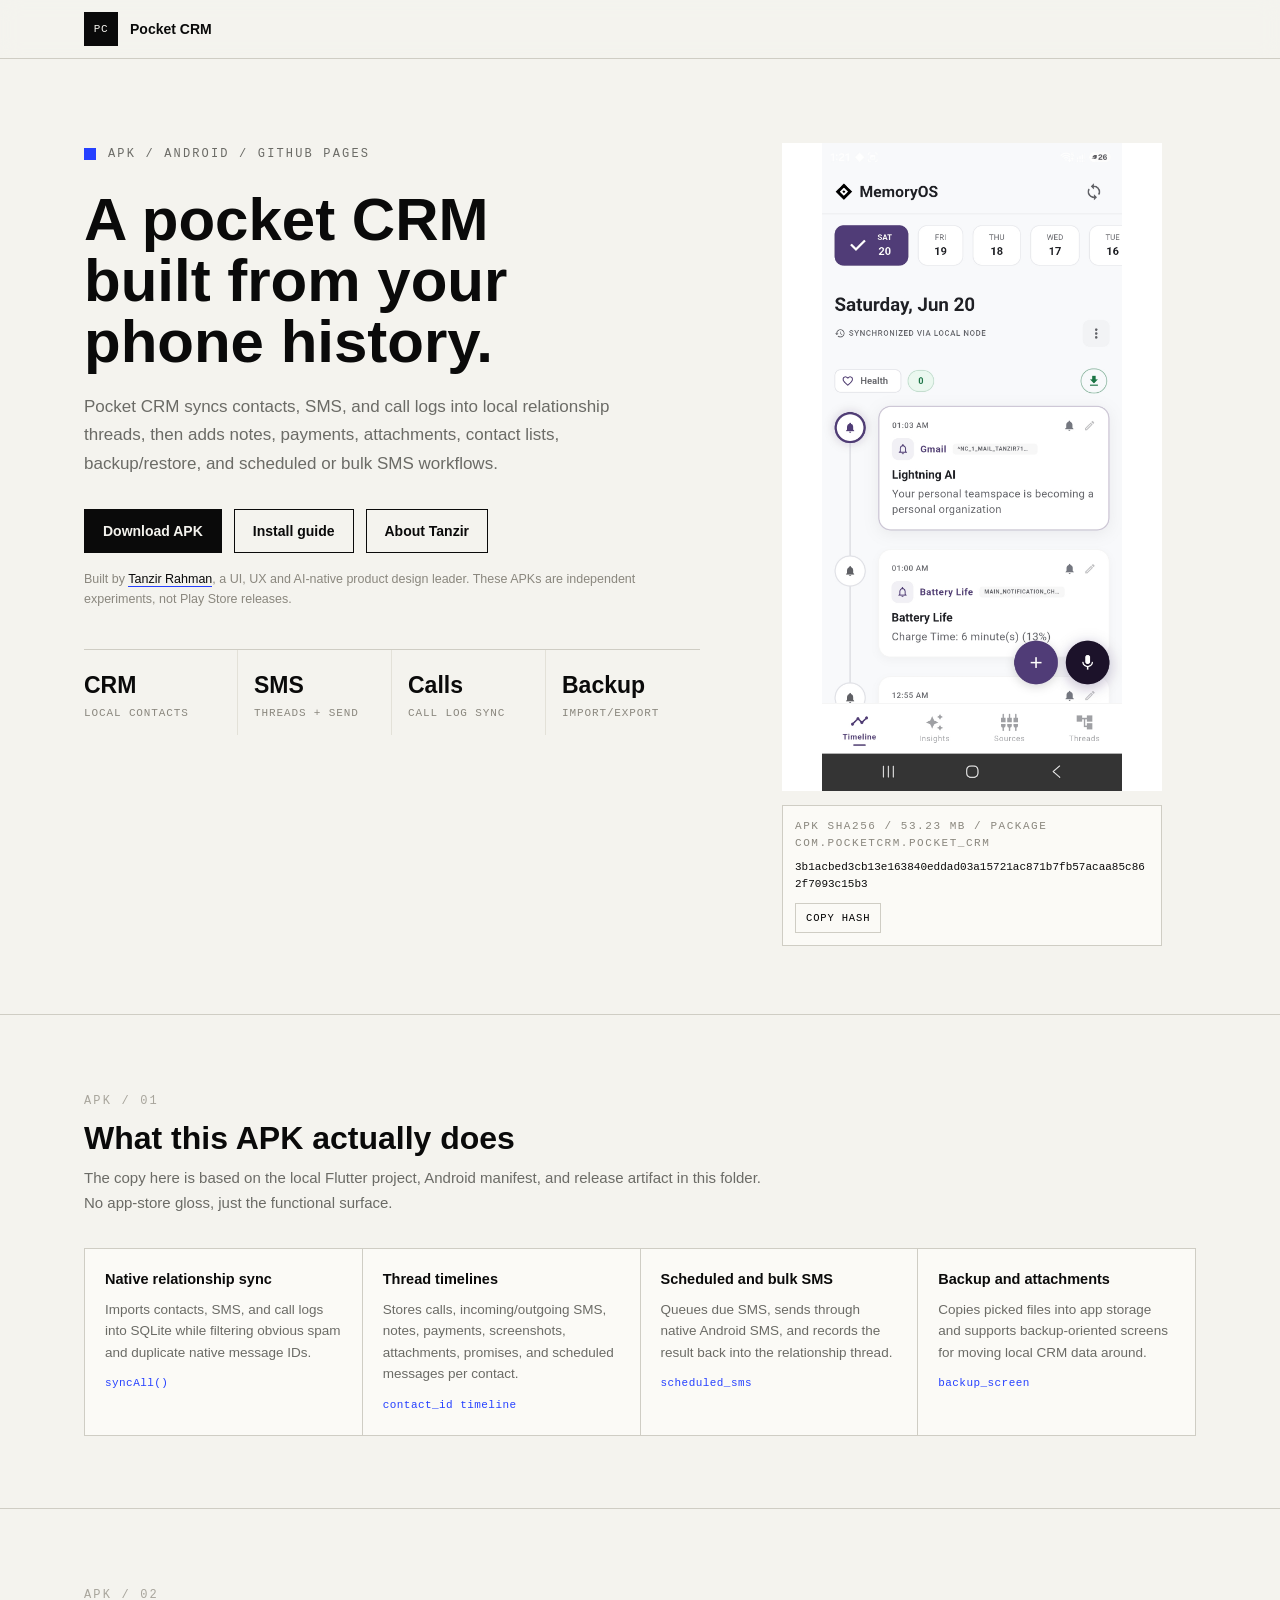
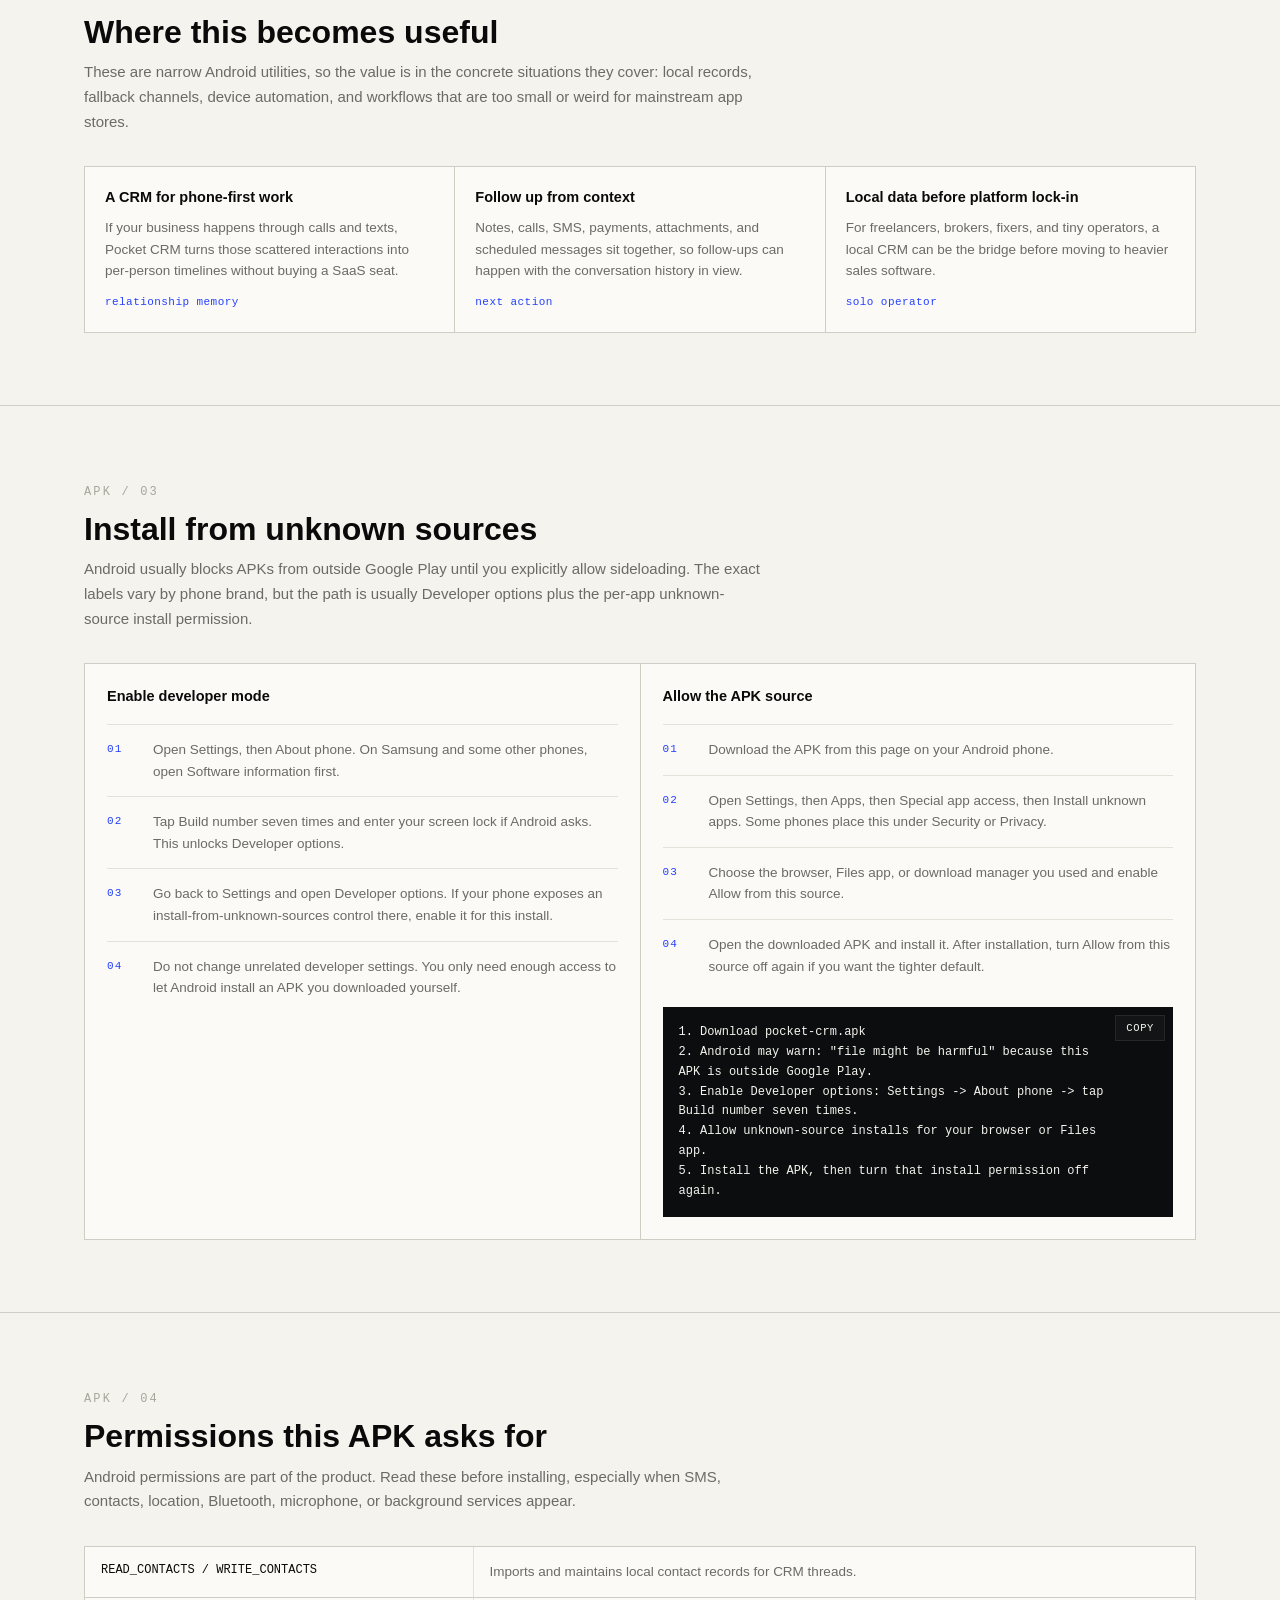
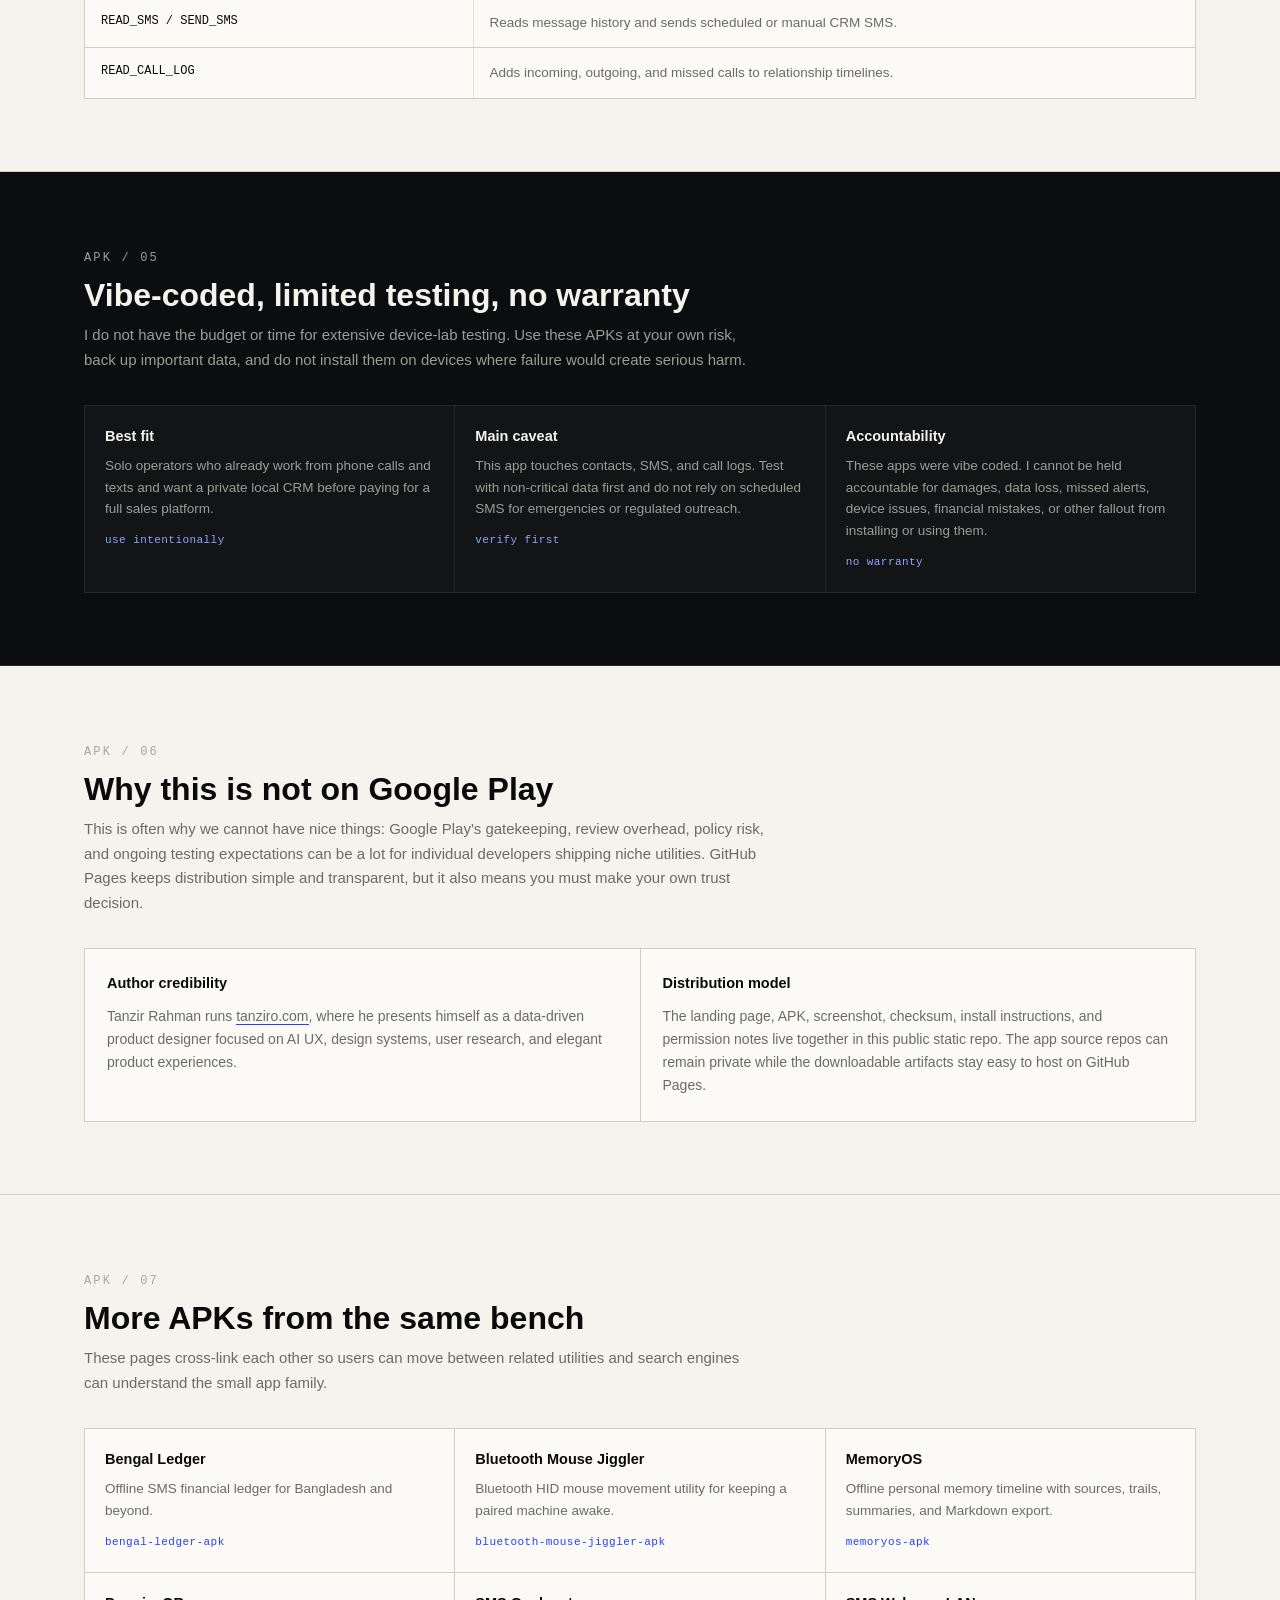
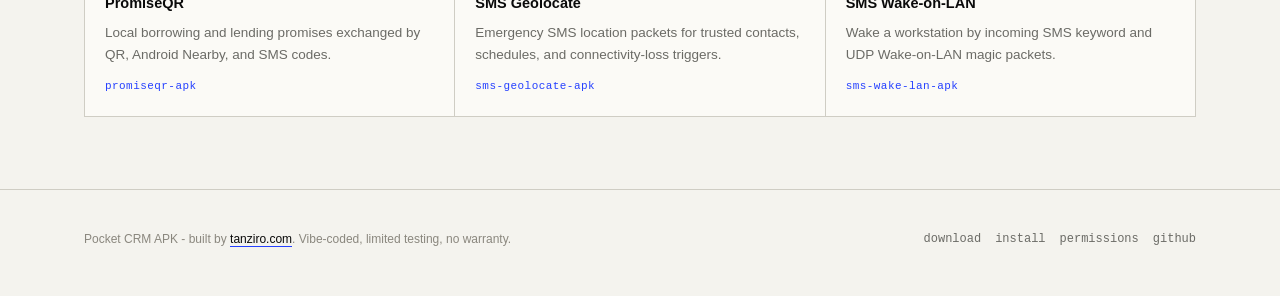
<file: pocket-crm/index.html>
﻿<!DOCTYPE html>
<html lang="en">
<head>
    <meta charset="UTF-8">
    <meta name="viewport" content="width=device-width, initial-scale=1.0">
    <title>Pocket CRM APK - Local relationship CRM built from contacts, SMS, calls, notes, attachments, and scheduled messages.</title>
    <meta name="description" content="Download the Pocket CRM APK, a local Android CRM that syncs contacts, SMS, and call logs into relationship timelines with scheduled SMS.">
    <meta name="keywords" content="Pocket CRM APK, Android local CRM, SMS CRM, call log CRM, relationship timeline app">
    <meta name="author" content="Tanzir Rahman">
    <meta name="robots" content="index, follow">
    <link rel="canonical" href="https://tanzir71.github.io/android-apk-landing-pages/pocket-crm/">
    <meta property="og:title" content="Pocket CRM APK">
    <meta property="og:description" content="Download the Pocket CRM APK, a local Android CRM that syncs contacts, SMS, and call logs into relationship timelines with scheduled SMS.">
    <meta property="og:type" content="website">
    <meta property="og:url" content="https://tanzir71.github.io/android-apk-landing-pages/pocket-crm/">
    <meta property="og:image" content="https://tanzir71.github.io/android-apk-landing-pages/pocket-crm/assets/pocket-crm-screenshot.jpg">
    <meta name="twitter:card" content="summary_large_image">
    <meta name="twitter:title" content="Pocket CRM APK">
    <meta name="twitter:description" content="Download the Pocket CRM APK, a local Android CRM that syncs contacts, SMS, and call logs into relationship timelines with scheduled SMS.">
    <meta name="twitter:image" content="https://tanzir71.github.io/android-apk-landing-pages/pocket-crm/assets/pocket-crm-screenshot.jpg">
    <link rel="icon" type="image/svg+xml" href="data:image/svg+xml,%3Csvg%20xmlns%3D%27http%3A%2F%2Fwww.w3.org%2F2000%2Fsvg%27%20viewBox%3D%270%200%20100%20100%27%3E%3Crect%20width%3D%27100%27%20height%3D%27100%27%20rx%3D%2712%27%20fill%3D%27%230a0a0a%27%2F%3E%3Ctext%20x%3D%2750%27%20y%3D%2766%27%20font-size%3D%2758%27%20text-anchor%3D%27middle%27%3E%E2%9A%92%EF%B8%8F%3C%2Ftext%3E%3C%2Fsvg%3E">
    <link rel="stylesheet" href="./styles.css">
    <script type="application/ld+json">{"@context":"https://schema.org","@type":"SoftwareApplication","name":"Pocket CRM","operatingSystem":"Android","applicationCategory":"BusinessApplication","softwareVersion":"1.0.0+1","packageName":"com.pocketcrm.pocket_crm","description":"Download the Pocket CRM APK, a local Android CRM that syncs contacts, SMS, and call logs into relationship timelines with scheduled SMS.","url":"https://tanzir71.github.io/android-apk-landing-pages/pocket-crm/","downloadUrl":"https://tanzir71.github.io/android-apk-landing-pages/pocket-crm/assets/pocket-crm.apk","fileSize":"53.23 MB","offers":{"price":"0","priceCurrency":"USD","@type":"Offer"},"author":{"url":"https://tanziro.com","name":"Tanzir Rahman","@type":"Person"}}</script>
</head>
<body>
    <a class="skip sr-only" href="#main">Skip to content</a>
    <header>
        <div class="container header-inner">
            <a class="brand" href="./" aria-label="Pocket CRM home">
                <span class="logo" aria-hidden="true"><span>PC</span></span>
                <span class="brand-name">Pocket CRM</span>
            </a>
            <details class="site-menu">
                <summary class="menu-toggle" aria-label="Open menu"><span></span><span></span><span></span></summary>
                <nav aria-label="Primary navigation">
                    <a class="nav-link" href="#features">features</a>
                    <a class="nav-link" href="#use-cases">use cases</a>
                    <a class="nav-link" href="#install">install</a>
                    <a class="nav-link" href="#permissions">permissions</a>
                    <a class="nav-link" href="#apps">apps</a>
                    <a class="btn btn-primary" href="./assets/pocket-crm.apk" download>Download APK</a>
                </nav>
            </details>
        </div>
    </header>
    <main id="main">
        <section class="hero">
            <div class="container hero-inner">
                <div class="hero-grid">
                    <div>
                        <span class="eyebrow">apk / android / github pages</span>
                        <h1>A pocket CRM built from your phone history.</h1>
                        <p class="lead">Pocket CRM syncs contacts, SMS, and call logs into local relationship threads, then adds notes, payments, attachments, contact lists, backup/restore, and scheduled or bulk SMS workflows.</p>
                        <div class="cta-row">
                            <a class="btn btn-primary" href="./assets/pocket-crm.apk" download>Download APK</a>
                            <a class="btn" href="#install">Install guide</a>
                            <a class="btn" href="https://tanziro.com" target="_blank" rel="noopener">About Tanzir</a>
                        </div>
                        <p class="hero-note">Built by <a href="https://tanziro.com" target="_blank" rel="noopener">Tanzir Rahman</a>, a UI, UX and AI-native product design leader. These APKs are independent experiments, not Play Store releases.</p>
                        <div class="stats" aria-label="Pocket CRM highlights">
                        <div class="stat">
                            <div class="num">CRM</div>
                            <div class="lbl">local contacts</div>
                        </div>
                        <div class="stat">
                            <div class="num">SMS</div>
                            <div class="lbl">threads + send</div>
                        </div>
                        <div class="stat">
                            <div class="num">Calls</div>
                            <div class="lbl">call log sync</div>
                        </div>
                        <div class="stat">
                            <div class="num">Backup</div>
                            <div class="lbl">import/export</div>
                        </div>
                        </div>
                    </div>
                    <div class="phone-wrap">
                        <figure class="phone-frame">
                            <img src="./assets/pocket-crm-screenshot.jpg" alt="Pocket CRM Android app screenshot" width="1080" height="2340">
                        </figure>
                        <div class="checksum">
                            <span class="label">apk sha256 / 53.23 MB / package com.pocketcrm.pocket_crm</span>
                            <code>3b1acbed3cb13e163840eddad03a15721ac871b7fb57acaa85c862f7093c15b3</code>
                            <button class="copy-inline" type="button" data-copy-text="3b1acbed3cb13e163840eddad03a15721ac871b7fb57acaa85c862f7093c15b3">COPY HASH</button>
                        </div>
                    </div>
                </div>
            </div>
        </section>

        <section id="features" class="section">
            <div class="container">
                <div class="section-head">
                    <span class="idx">APK / 01</span>
                    <h2>What this APK actually does</h2>
                    <p class="sub">The copy here is based on the local Flutter project, Android manifest, and release artifact in this folder. No app-store gloss, just the functional surface.</p>
                </div>
                <div class="grid grid-2 grid-4">
                    <div class="cell">
                        <h3>Native relationship sync</h3>
                        <p>Imports contacts, SMS, and call logs into SQLite while filtering obvious spam and duplicate native message IDs.</p>
                        <span class="k">syncAll()</span>
                    </div>
                    <div class="cell">
                        <h3>Thread timelines</h3>
                        <p>Stores calls, incoming/outgoing SMS, notes, payments, screenshots, attachments, promises, and scheduled messages per contact.</p>
                        <span class="k">contact_id timeline</span>
                    </div>
                    <div class="cell">
                        <h3>Scheduled and bulk SMS</h3>
                        <p>Queues due SMS, sends through native Android SMS, and records the result back into the relationship thread.</p>
                        <span class="k">scheduled_sms</span>
                    </div>
                    <div class="cell">
                        <h3>Backup and attachments</h3>
                        <p>Copies picked files into app storage and supports backup-oriented screens for moving local CRM data around.</p>
                        <span class="k">backup_screen</span>
                    </div>
                </div>
            </div>
        </section>

        <section id="use-cases" class="section">
            <div class="container">
                <div class="section-head">
                    <span class="idx">APK / 02</span>
                    <h2>Where this becomes useful</h2>
                    <p class="sub">These are narrow Android utilities, so the value is in the concrete situations they cover: local records, fallback channels, device automation, and workflows that are too small or weird for mainstream app stores.</p>
                </div>
                <div class="grid grid-3">
                    <div class="cell">
                        <h3>A CRM for phone-first work</h3>
                        <p>If your business happens through calls and texts, Pocket CRM turns those scattered interactions into per-person timelines without buying a SaaS seat.</p>
                        <span class="k">relationship memory</span>
                    </div>
                    <div class="cell">
                        <h3>Follow up from context</h3>
                        <p>Notes, calls, SMS, payments, attachments, and scheduled messages sit together, so follow-ups can happen with the conversation history in view.</p>
                        <span class="k">next action</span>
                    </div>
                    <div class="cell">
                        <h3>Local data before platform lock-in</h3>
                        <p>For freelancers, brokers, fixers, and tiny operators, a local CRM can be the bridge before moving to heavier sales software.</p>
                        <span class="k">solo operator</span>
                    </div>
                </div>
            </div>
        </section>

        <section id="install" class="section">
            <div class="container">
                <div class="section-head">
                    <span class="idx">APK / 03</span>
                    <h2>Install from unknown sources</h2>
                    <p class="sub">Android usually blocks APKs from outside Google Play until you explicitly allow sideloading. The exact labels vary by phone brand, but the path is usually Developer options plus the per-app unknown-source install permission.</p>
                </div>
                <div class="install-grid">
                    <div class="install-panel">
                        <h3>Enable developer mode</h3>
                        <ol class="step-list">
                            <li>Open Settings, then About phone. On Samsung and some other phones, open Software information first.</li>
                            <li>Tap Build number seven times and enter your screen lock if Android asks. This unlocks Developer options.</li>
                            <li>Go back to Settings and open Developer options. If your phone exposes an install-from-unknown-sources control there, enable it for this install.</li>
                            <li>Do not change unrelated developer settings. You only need enough access to let Android install an APK you downloaded yourself.</li>
                        </ol>
                    </div>
                    <div class="install-panel">
                        <h3>Allow the APK source</h3>
                        <ol class="step-list">
                            <li>Download the APK from this page on your Android phone.</li>
                            <li>Open Settings, then Apps, then Special app access, then Install unknown apps. Some phones place this under Security or Privacy.</li>
                            <li>Choose the browser, Files app, or download manager you used and enable Allow from this source.</li>
                            <li>Open the downloaded APK and install it. After installation, turn Allow from this source off again if you want the tighter default.</li>
                        </ol>
                        <div class="pre-block" id="install-steps">1. Download pocket-crm.apk
2. Android may warn: &quot;file might be harmful&quot; because this APK is outside Google Play.
3. Enable Developer options: Settings -&gt; About phone -&gt; tap Build number seven times.
4. Allow unknown-source installs for your browser or Files app.
5. Install the APK, then turn that install permission off again.<button class="pre-copy" type="button" data-copy-target="install-steps">COPY</button></div>
                    </div>
                </div>
            </div>
        </section>

        <section id="permissions" class="section">
            <div class="container">
                <div class="section-head">
                    <span class="idx">APK / 04</span>
                    <h2>Permissions this APK asks for</h2>
                    <p class="sub">Android permissions are part of the product. Read these before installing, especially when SMS, contacts, location, Bluetooth, microphone, or background services appear.</p>
                </div>
                <div class="perm-table">
                    <div class="perm-row">
                        <div class="perm-name">READ_CONTACTS / WRITE_CONTACTS</div>
                        <div class="perm-why">Imports and maintains local contact records for CRM threads.</div>
                    </div>
                    <div class="perm-row">
                        <div class="perm-name">READ_SMS / SEND_SMS</div>
                        <div class="perm-why">Reads message history and sends scheduled or manual CRM SMS.</div>
                    </div>
                    <div class="perm-row">
                        <div class="perm-name">READ_CALL_LOG</div>
                        <div class="perm-why">Adds incoming, outgoing, and missed calls to relationship timelines.</div>
                    </div>
                </div>
            </div>
        </section>

        <section class="honesty section">
            <div class="container">
                <div class="section-head">
                    <span class="idx">APK / 05</span>
                    <h2>Vibe-coded, limited testing, no warranty</h2>
                    <p class="sub">I do not have the budget or time for extensive device-lab testing. Use these APKs at your own risk, back up important data, and do not install them on devices where failure would create serious harm.</p>
                </div>
                <div class="grid grid-3">
                    <div class="cell">
                        <h3>Best fit</h3>
                        <p>Solo operators who already work from phone calls and texts and want a private local CRM before paying for a full sales platform.</p>
                        <span class="k">use intentionally</span>
                    </div>
                    <div class="cell">
                        <h3>Main caveat</h3>
                        <p>This app touches contacts, SMS, and call logs. Test with non-critical data first and do not rely on scheduled SMS for emergencies or regulated outreach.</p>
                        <span class="k">verify first</span>
                    </div>
                    <div class="cell">
                        <h3>Accountability</h3>
                        <p>These apps were vibe coded. I cannot be held accountable for damages, data loss, missed alerts, device issues, financial mistakes, or other fallout from installing or using them.</p>
                        <span class="k">no warranty</span>
                    </div>
                </div>
            </div>
        </section>

        <section class="section">
            <div class="container">
                <div class="section-head">
                    <span class="idx">APK / 06</span>
                    <h2>Why this is not on Google Play</h2>
                    <p class="sub">This is often why we cannot have nice things: Google Play's gatekeeping, review overhead, policy risk, and ongoing testing expectations can be a lot for individual developers shipping niche utilities. GitHub Pages keeps distribution simple and transparent, but it also means you must make your own trust decision.</p>
                </div>
                <div class="author-band">
                    <div class="author-card">
                        <h3>Author credibility</h3>
                        <p>Tanzir Rahman runs <a href="https://tanziro.com" target="_blank" rel="noopener">tanziro.com</a>, where he presents himself as a data-driven product designer focused on AI UX, design systems, user research, and elegant product experiences.</p>
                    </div>
                    <div class="author-card">
                        <h3>Distribution model</h3>
                        <p>The landing page, APK, screenshot, checksum, install instructions, and permission notes live together in this public static repo. The app source repos can remain private while the downloadable artifacts stay easy to host on GitHub Pages.</p>
                    </div>
                </div>
            </div>
        </section>

        <section id="apps" class="section">
            <div class="container">
                <div class="section-head">
                    <span class="idx">APK / 07</span>
                    <h2>More APKs from the same bench</h2>
                    <p class="sub">These pages cross-link each other so users can move between related utilities and search engines can understand the small app family.</p>
                </div>
                <div class="grid grid-2 grid-3">
                    <a class="cell link-cell" href="../bengal-ledger/">
                        <h3>Bengal Ledger</h3>
                        <p>Offline SMS financial ledger for Bangladesh and beyond.</p>
                        <span class="k">bengal-ledger-apk</span>
                    </a>
                    <a class="cell link-cell" href="../bluetooth-mouse-jiggler/">
                        <h3>Bluetooth Mouse Jiggler</h3>
                        <p>Bluetooth HID mouse movement utility for keeping a paired machine awake.</p>
                        <span class="k">bluetooth-mouse-jiggler-apk</span>
                    </a>
                    <a class="cell link-cell" href="../memoryos/">
                        <h3>MemoryOS</h3>
                        <p>Offline personal memory timeline with sources, trails, summaries, and Markdown export.</p>
                        <span class="k">memoryos-apk</span>
                    </a>
                    <a class="cell link-cell" href="../promiseqr/">
                        <h3>PromiseQR</h3>
                        <p>Local borrowing and lending promises exchanged by QR, Android Nearby, and SMS codes.</p>
                        <span class="k">promiseqr-apk</span>
                    </a>
                    <a class="cell link-cell" href="../sms-geolocate/">
                        <h3>SMS Geolocate</h3>
                        <p>Emergency SMS location packets for trusted contacts, schedules, and connectivity-loss triggers.</p>
                        <span class="k">sms-geolocate-apk</span>
                    </a>
                    <a class="cell link-cell" href="../sms-wake-lan/">
                        <h3>SMS Wake-on-LAN</h3>
                        <p>Wake a workstation by incoming SMS keyword and UDP Wake-on-LAN magic packets.</p>
                        <span class="k">sms-wake-lan-apk</span>
                    </a>
                </div>
            </div>
        </section>
    </main>
    <footer>
        <div class="container footer-inner">
            <div class="footer-note">Pocket CRM APK - built by <a href="https://tanziro.com" target="_blank" rel="noopener">tanziro.com</a>. Vibe-coded, limited testing, no warranty.</div>
            <div class="footer-links">
                <a href="./assets/pocket-crm.apk" download>download</a>
                <a href="#install">install</a>
                <a href="#permissions">permissions</a>
                <a href="https://github.com/tanzir71/android-apk-landing-pages" target="_blank" rel="noopener">github</a>
            </div>
        </div>
    </footer>
    <script src="./site.js"></script>
</body>
</html>
</file>
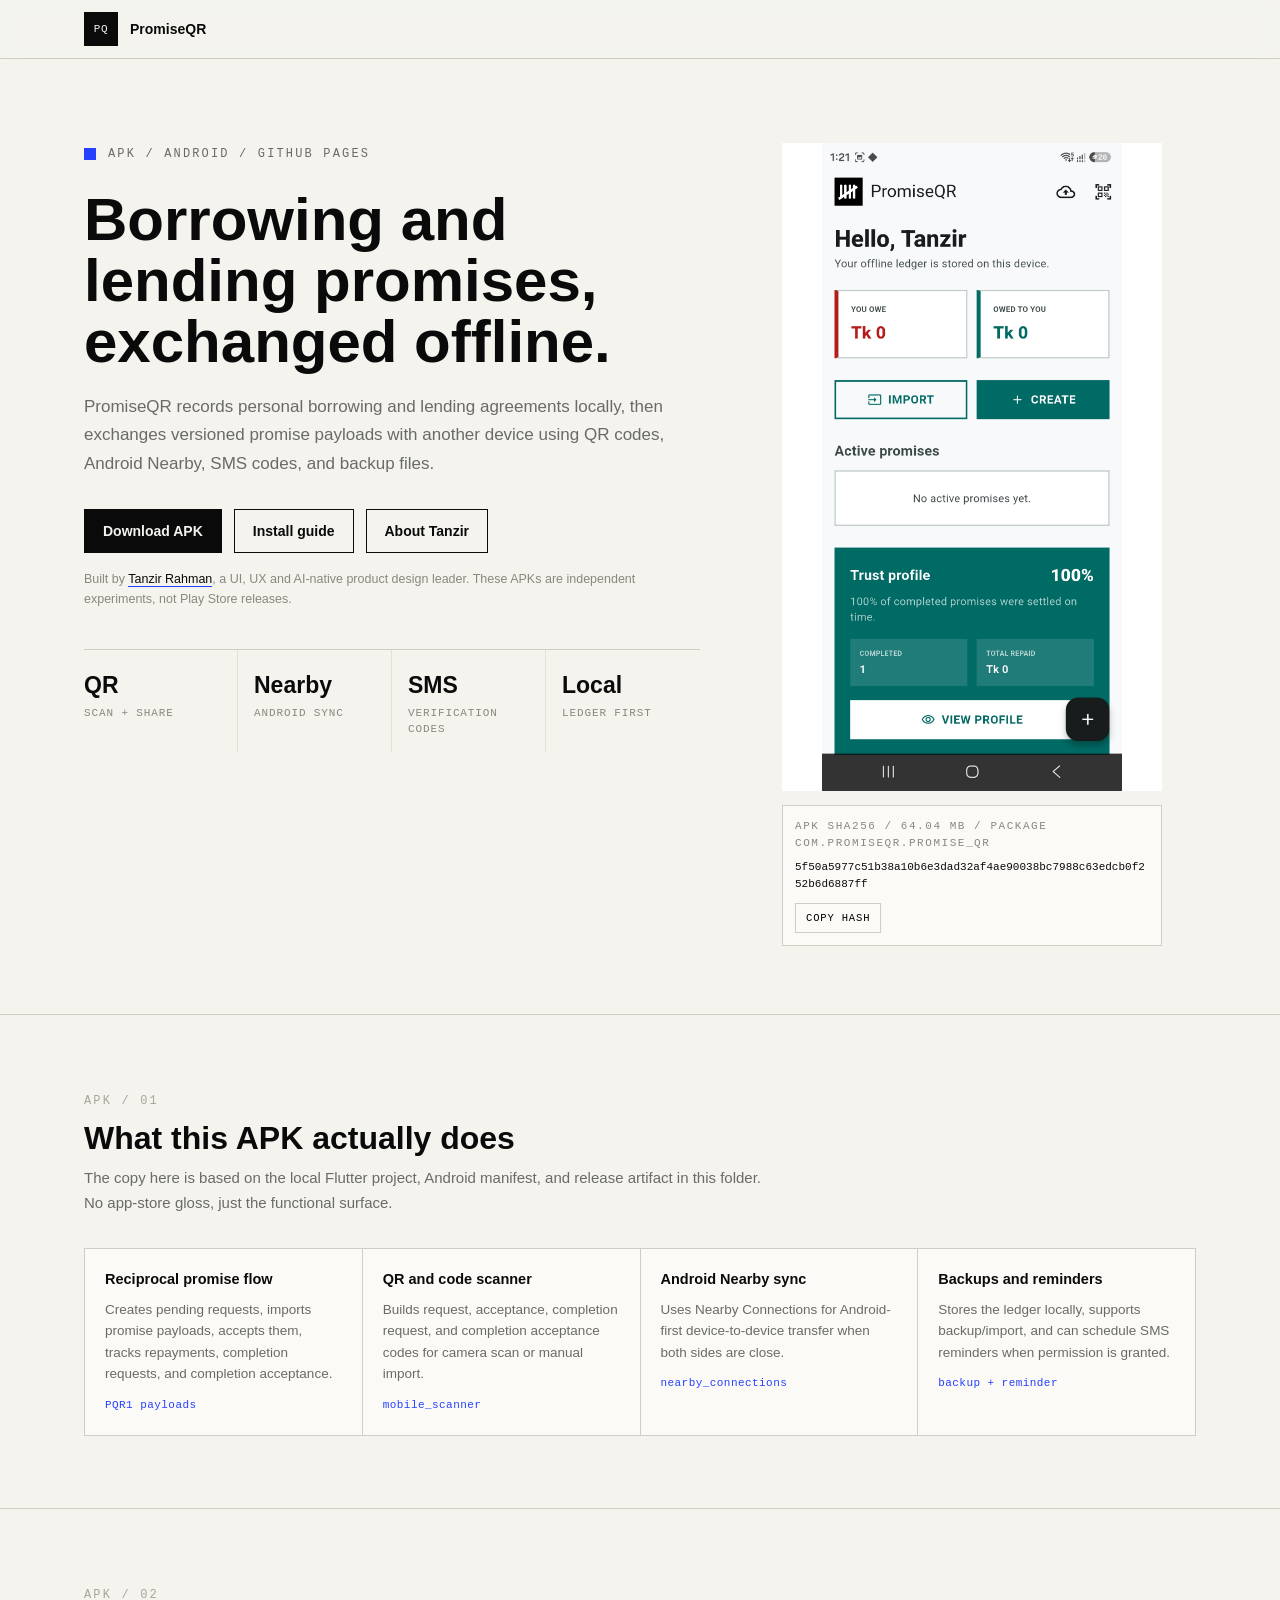
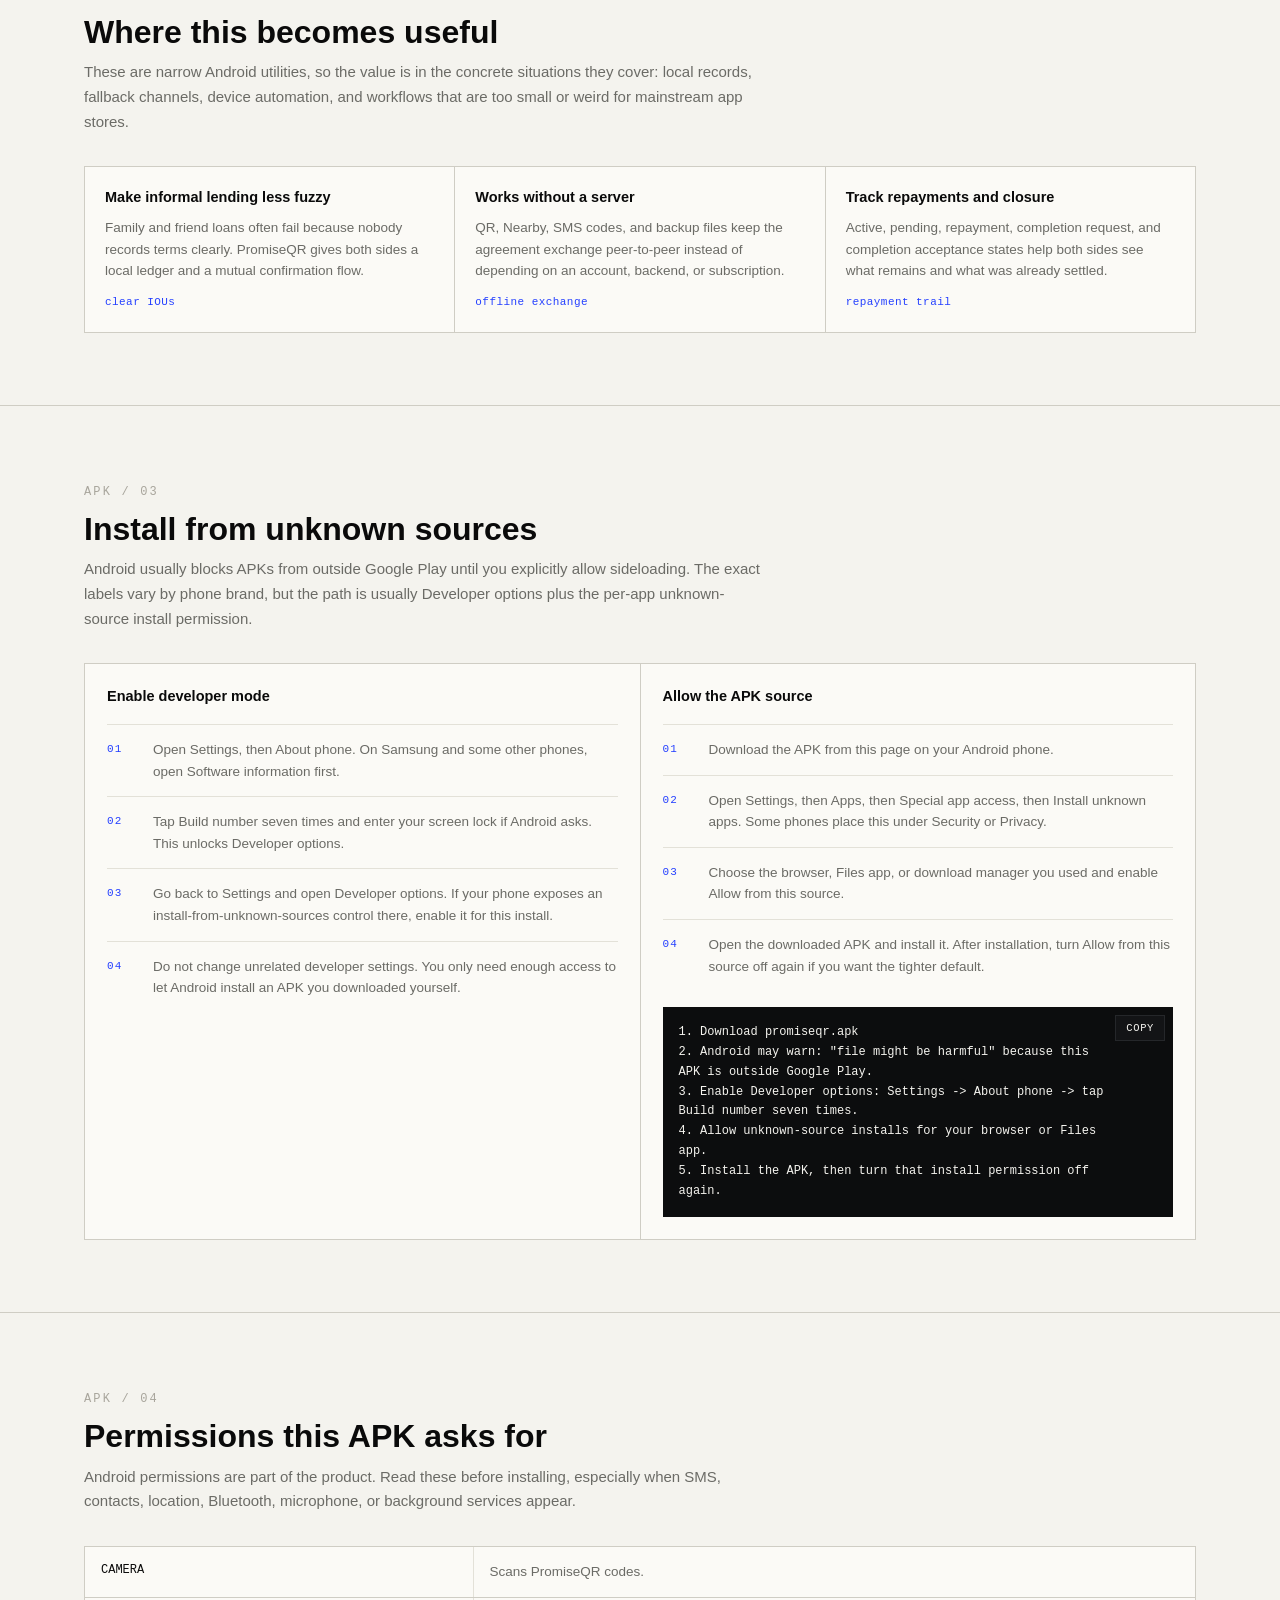
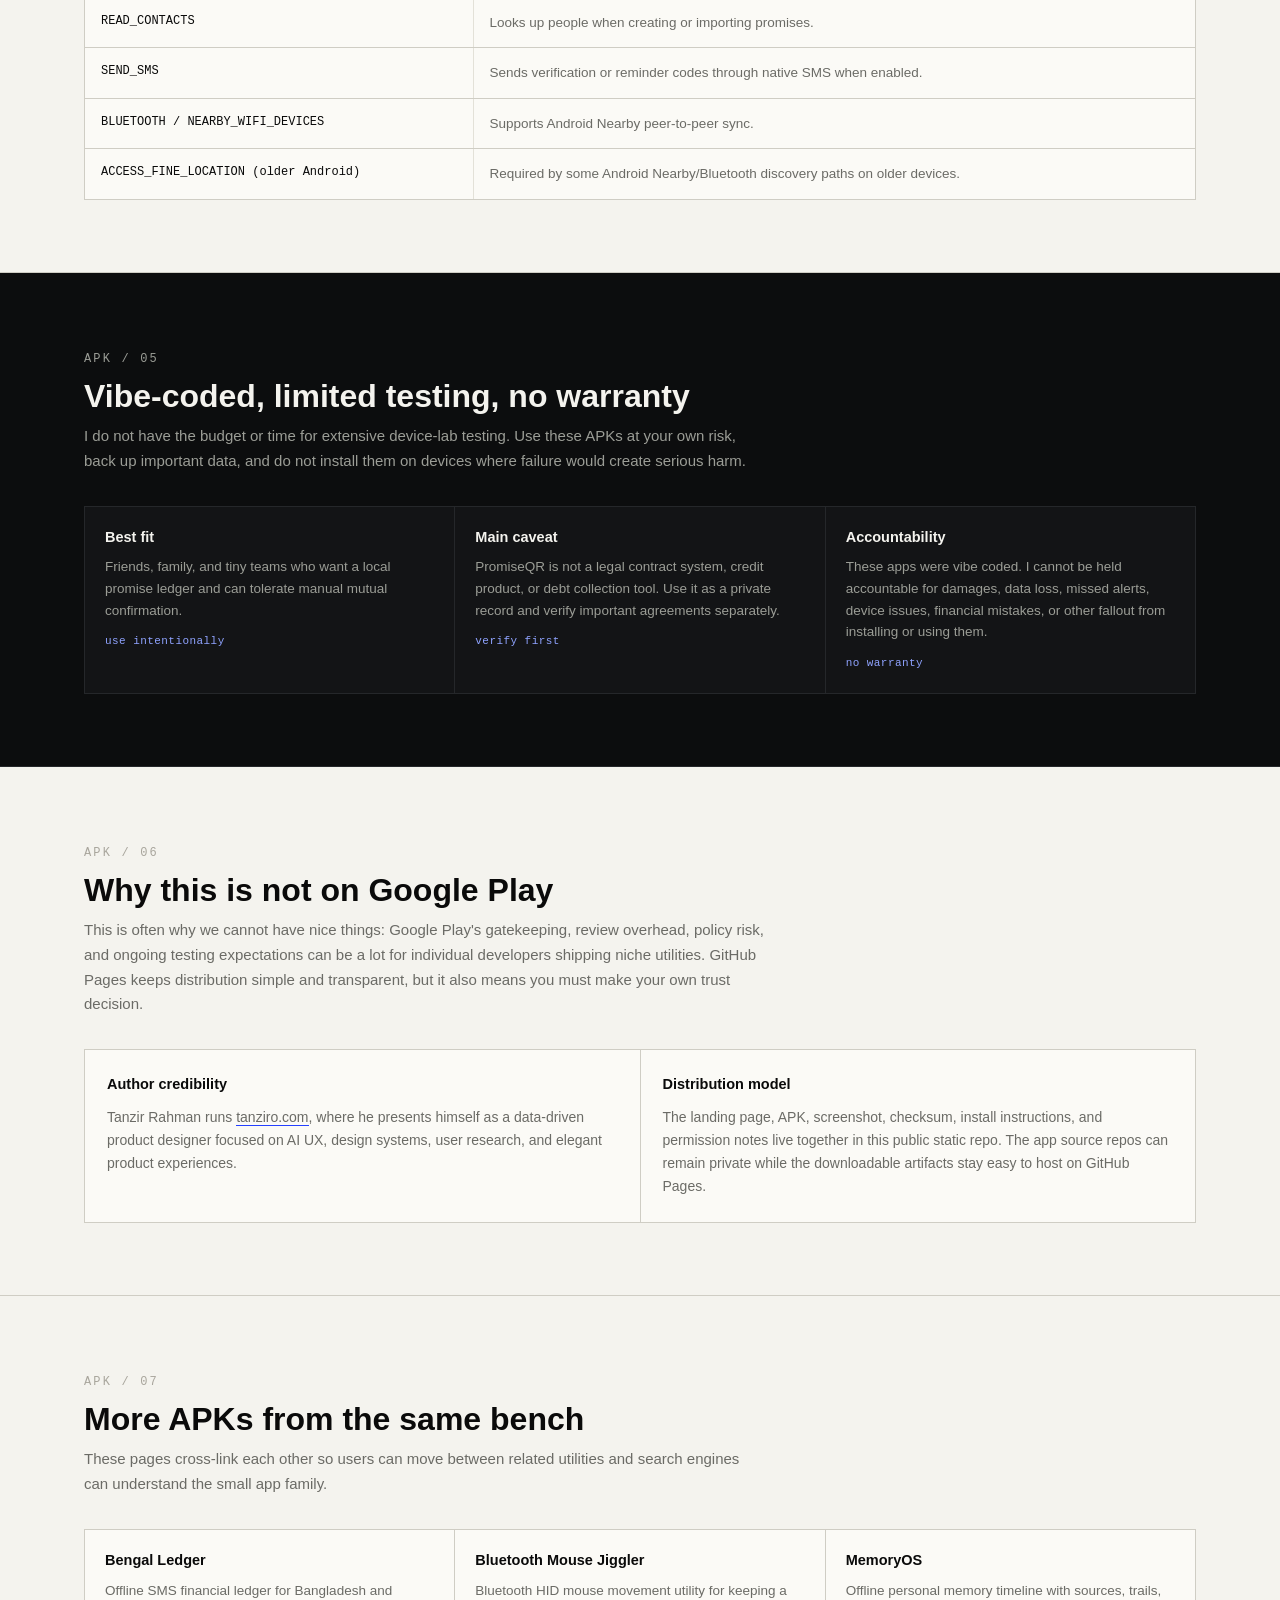
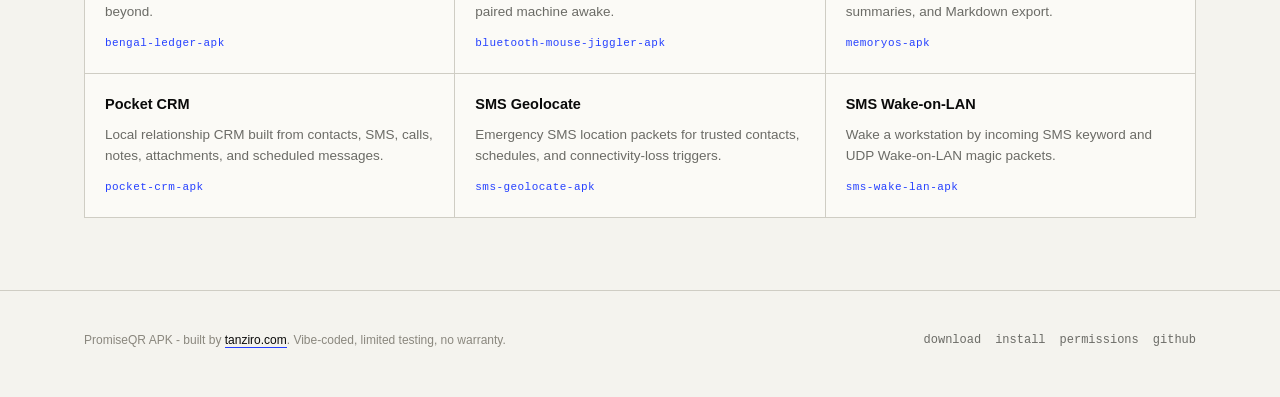
<file: promiseqr/index.html>
﻿<!DOCTYPE html>
<html lang="en">
<head>
    <meta charset="UTF-8">
    <meta name="viewport" content="width=device-width, initial-scale=1.0">
    <title>PromiseQR APK - Local borrowing and lending promises exchanged by QR, Android Nearby, and SMS codes.</title>
    <meta name="description" content="Download the PromiseQR APK, an offline peer-to-peer borrowing and lending ledger synced by QR codes, Android Nearby, and SMS.">
    <meta name="keywords" content="PromiseQR APK, borrowing lending ledger, offline debt tracker, QR promise app, Nearby SMS ledger">
    <meta name="author" content="Tanzir Rahman">
    <meta name="robots" content="index, follow">
    <link rel="canonical" href="https://tanzir71.github.io/android-apk-landing-pages/promiseqr/">
    <meta property="og:title" content="PromiseQR APK">
    <meta property="og:description" content="Download the PromiseQR APK, an offline peer-to-peer borrowing and lending ledger synced by QR codes, Android Nearby, and SMS.">
    <meta property="og:type" content="website">
    <meta property="og:url" content="https://tanzir71.github.io/android-apk-landing-pages/promiseqr/">
    <meta property="og:image" content="https://tanzir71.github.io/android-apk-landing-pages/promiseqr/assets/promiseqr-screenshot.jpg">
    <meta name="twitter:card" content="summary_large_image">
    <meta name="twitter:title" content="PromiseQR APK">
    <meta name="twitter:description" content="Download the PromiseQR APK, an offline peer-to-peer borrowing and lending ledger synced by QR codes, Android Nearby, and SMS.">
    <meta name="twitter:image" content="https://tanzir71.github.io/android-apk-landing-pages/promiseqr/assets/promiseqr-screenshot.jpg">
    <link rel="icon" type="image/svg+xml" href="data:image/svg+xml,%3Csvg%20xmlns%3D%27http%3A%2F%2Fwww.w3.org%2F2000%2Fsvg%27%20viewBox%3D%270%200%20100%20100%27%3E%3Crect%20width%3D%27100%27%20height%3D%27100%27%20rx%3D%2712%27%20fill%3D%27%230a0a0a%27%2F%3E%3Ctext%20x%3D%2750%27%20y%3D%2766%27%20font-size%3D%2758%27%20text-anchor%3D%27middle%27%3E%E2%9A%92%EF%B8%8F%3C%2Ftext%3E%3C%2Fsvg%3E">
    <link rel="stylesheet" href="./styles.css">
    <script type="application/ld+json">{"@context":"https://schema.org","@type":"SoftwareApplication","name":"PromiseQR","operatingSystem":"Android","applicationCategory":"FinanceApplication","softwareVersion":"1.0.0+1","packageName":"com.promiseqr.promise_qr","description":"Download the PromiseQR APK, an offline peer-to-peer borrowing and lending ledger synced by QR codes, Android Nearby, and SMS.","url":"https://tanzir71.github.io/android-apk-landing-pages/promiseqr/","downloadUrl":"https://tanzir71.github.io/android-apk-landing-pages/promiseqr/assets/promiseqr.apk","fileSize":"64.04 MB","offers":{"price":"0","priceCurrency":"USD","@type":"Offer"},"author":{"url":"https://tanziro.com","name":"Tanzir Rahman","@type":"Person"}}</script>
</head>
<body>
    <a class="skip sr-only" href="#main">Skip to content</a>
    <header>
        <div class="container header-inner">
            <a class="brand" href="./" aria-label="PromiseQR home">
                <span class="logo" aria-hidden="true"><span>PQ</span></span>
                <span class="brand-name">PromiseQR</span>
            </a>
            <details class="site-menu">
                <summary class="menu-toggle" aria-label="Open menu"><span></span><span></span><span></span></summary>
                <nav aria-label="Primary navigation">
                    <a class="nav-link" href="#features">features</a>
                    <a class="nav-link" href="#use-cases">use cases</a>
                    <a class="nav-link" href="#install">install</a>
                    <a class="nav-link" href="#permissions">permissions</a>
                    <a class="nav-link" href="#apps">apps</a>
                    <a class="btn btn-primary" href="./assets/promiseqr.apk" download>Download APK</a>
                </nav>
            </details>
        </div>
    </header>
    <main id="main">
        <section class="hero">
            <div class="container hero-inner">
                <div class="hero-grid">
                    <div>
                        <span class="eyebrow">apk / android / github pages</span>
                        <h1>Borrowing and lending promises, exchanged offline.</h1>
                        <p class="lead">PromiseQR records personal borrowing and lending agreements locally, then exchanges versioned promise payloads with another device using QR codes, Android Nearby, SMS codes, and backup files.</p>
                        <div class="cta-row">
                            <a class="btn btn-primary" href="./assets/promiseqr.apk" download>Download APK</a>
                            <a class="btn" href="#install">Install guide</a>
                            <a class="btn" href="https://tanziro.com" target="_blank" rel="noopener">About Tanzir</a>
                        </div>
                        <p class="hero-note">Built by <a href="https://tanziro.com" target="_blank" rel="noopener">Tanzir Rahman</a>, a UI, UX and AI-native product design leader. These APKs are independent experiments, not Play Store releases.</p>
                        <div class="stats" aria-label="PromiseQR highlights">
                        <div class="stat">
                            <div class="num">QR</div>
                            <div class="lbl">scan + share</div>
                        </div>
                        <div class="stat">
                            <div class="num">Nearby</div>
                            <div class="lbl">Android sync</div>
                        </div>
                        <div class="stat">
                            <div class="num">SMS</div>
                            <div class="lbl">verification codes</div>
                        </div>
                        <div class="stat">
                            <div class="num">Local</div>
                            <div class="lbl">ledger first</div>
                        </div>
                        </div>
                    </div>
                    <div class="phone-wrap">
                        <figure class="phone-frame">
                            <img src="./assets/promiseqr-screenshot.jpg" alt="PromiseQR Android app screenshot" width="1080" height="2340">
                        </figure>
                        <div class="checksum">
                            <span class="label">apk sha256 / 64.04 MB / package com.promiseqr.promise_qr</span>
                            <code>5f50a5977c51b38a10b6e3dad32af4ae90038bc7988c63edcb0f252b6d6887ff</code>
                            <button class="copy-inline" type="button" data-copy-text="5f50a5977c51b38a10b6e3dad32af4ae90038bc7988c63edcb0f252b6d6887ff">COPY HASH</button>
                        </div>
                    </div>
                </div>
            </div>
        </section>

        <section id="features" class="section">
            <div class="container">
                <div class="section-head">
                    <span class="idx">APK / 01</span>
                    <h2>What this APK actually does</h2>
                    <p class="sub">The copy here is based on the local Flutter project, Android manifest, and release artifact in this folder. No app-store gloss, just the functional surface.</p>
                </div>
                <div class="grid grid-2 grid-4">
                    <div class="cell">
                        <h3>Reciprocal promise flow</h3>
                        <p>Creates pending requests, imports promise payloads, accepts them, tracks repayments, completion requests, and completion acceptance.</p>
                        <span class="k">PQR1 payloads</span>
                    </div>
                    <div class="cell">
                        <h3>QR and code scanner</h3>
                        <p>Builds request, acceptance, completion request, and completion acceptance codes for camera scan or manual import.</p>
                        <span class="k">mobile_scanner</span>
                    </div>
                    <div class="cell">
                        <h3>Android Nearby sync</h3>
                        <p>Uses Nearby Connections for Android-first device-to-device transfer when both sides are close.</p>
                        <span class="k">nearby_connections</span>
                    </div>
                    <div class="cell">
                        <h3>Backups and reminders</h3>
                        <p>Stores the ledger locally, supports backup/import, and can schedule SMS reminders when permission is granted.</p>
                        <span class="k">backup + reminder</span>
                    </div>
                </div>
            </div>
        </section>

        <section id="use-cases" class="section">
            <div class="container">
                <div class="section-head">
                    <span class="idx">APK / 02</span>
                    <h2>Where this becomes useful</h2>
                    <p class="sub">These are narrow Android utilities, so the value is in the concrete situations they cover: local records, fallback channels, device automation, and workflows that are too small or weird for mainstream app stores.</p>
                </div>
                <div class="grid grid-3">
                    <div class="cell">
                        <h3>Make informal lending less fuzzy</h3>
                        <p>Family and friend loans often fail because nobody records terms clearly. PromiseQR gives both sides a local ledger and a mutual confirmation flow.</p>
                        <span class="k">clear IOUs</span>
                    </div>
                    <div class="cell">
                        <h3>Works without a server</h3>
                        <p>QR, Nearby, SMS codes, and backup files keep the agreement exchange peer-to-peer instead of depending on an account, backend, or subscription.</p>
                        <span class="k">offline exchange</span>
                    </div>
                    <div class="cell">
                        <h3>Track repayments and closure</h3>
                        <p>Active, pending, repayment, completion request, and completion acceptance states help both sides see what remains and what was already settled.</p>
                        <span class="k">repayment trail</span>
                    </div>
                </div>
            </div>
        </section>

        <section id="install" class="section">
            <div class="container">
                <div class="section-head">
                    <span class="idx">APK / 03</span>
                    <h2>Install from unknown sources</h2>
                    <p class="sub">Android usually blocks APKs from outside Google Play until you explicitly allow sideloading. The exact labels vary by phone brand, but the path is usually Developer options plus the per-app unknown-source install permission.</p>
                </div>
                <div class="install-grid">
                    <div class="install-panel">
                        <h3>Enable developer mode</h3>
                        <ol class="step-list">
                            <li>Open Settings, then About phone. On Samsung and some other phones, open Software information first.</li>
                            <li>Tap Build number seven times and enter your screen lock if Android asks. This unlocks Developer options.</li>
                            <li>Go back to Settings and open Developer options. If your phone exposes an install-from-unknown-sources control there, enable it for this install.</li>
                            <li>Do not change unrelated developer settings. You only need enough access to let Android install an APK you downloaded yourself.</li>
                        </ol>
                    </div>
                    <div class="install-panel">
                        <h3>Allow the APK source</h3>
                        <ol class="step-list">
                            <li>Download the APK from this page on your Android phone.</li>
                            <li>Open Settings, then Apps, then Special app access, then Install unknown apps. Some phones place this under Security or Privacy.</li>
                            <li>Choose the browser, Files app, or download manager you used and enable Allow from this source.</li>
                            <li>Open the downloaded APK and install it. After installation, turn Allow from this source off again if you want the tighter default.</li>
                        </ol>
                        <div class="pre-block" id="install-steps">1. Download promiseqr.apk
2. Android may warn: &quot;file might be harmful&quot; because this APK is outside Google Play.
3. Enable Developer options: Settings -&gt; About phone -&gt; tap Build number seven times.
4. Allow unknown-source installs for your browser or Files app.
5. Install the APK, then turn that install permission off again.<button class="pre-copy" type="button" data-copy-target="install-steps">COPY</button></div>
                    </div>
                </div>
            </div>
        </section>

        <section id="permissions" class="section">
            <div class="container">
                <div class="section-head">
                    <span class="idx">APK / 04</span>
                    <h2>Permissions this APK asks for</h2>
                    <p class="sub">Android permissions are part of the product. Read these before installing, especially when SMS, contacts, location, Bluetooth, microphone, or background services appear.</p>
                </div>
                <div class="perm-table">
                    <div class="perm-row">
                        <div class="perm-name">CAMERA</div>
                        <div class="perm-why">Scans PromiseQR codes.</div>
                    </div>
                    <div class="perm-row">
                        <div class="perm-name">READ_CONTACTS</div>
                        <div class="perm-why">Looks up people when creating or importing promises.</div>
                    </div>
                    <div class="perm-row">
                        <div class="perm-name">SEND_SMS</div>
                        <div class="perm-why">Sends verification or reminder codes through native SMS when enabled.</div>
                    </div>
                    <div class="perm-row">
                        <div class="perm-name">BLUETOOTH / NEARBY_WIFI_DEVICES</div>
                        <div class="perm-why">Supports Android Nearby peer-to-peer sync.</div>
                    </div>
                    <div class="perm-row">
                        <div class="perm-name">ACCESS_FINE_LOCATION (older Android)</div>
                        <div class="perm-why">Required by some Android Nearby/Bluetooth discovery paths on older devices.</div>
                    </div>
                </div>
            </div>
        </section>

        <section class="honesty section">
            <div class="container">
                <div class="section-head">
                    <span class="idx">APK / 05</span>
                    <h2>Vibe-coded, limited testing, no warranty</h2>
                    <p class="sub">I do not have the budget or time for extensive device-lab testing. Use these APKs at your own risk, back up important data, and do not install them on devices where failure would create serious harm.</p>
                </div>
                <div class="grid grid-3">
                    <div class="cell">
                        <h3>Best fit</h3>
                        <p>Friends, family, and tiny teams who want a local promise ledger and can tolerate manual mutual confirmation.</p>
                        <span class="k">use intentionally</span>
                    </div>
                    <div class="cell">
                        <h3>Main caveat</h3>
                        <p>PromiseQR is not a legal contract system, credit product, or debt collection tool. Use it as a private record and verify important agreements separately.</p>
                        <span class="k">verify first</span>
                    </div>
                    <div class="cell">
                        <h3>Accountability</h3>
                        <p>These apps were vibe coded. I cannot be held accountable for damages, data loss, missed alerts, device issues, financial mistakes, or other fallout from installing or using them.</p>
                        <span class="k">no warranty</span>
                    </div>
                </div>
            </div>
        </section>

        <section class="section">
            <div class="container">
                <div class="section-head">
                    <span class="idx">APK / 06</span>
                    <h2>Why this is not on Google Play</h2>
                    <p class="sub">This is often why we cannot have nice things: Google Play's gatekeeping, review overhead, policy risk, and ongoing testing expectations can be a lot for individual developers shipping niche utilities. GitHub Pages keeps distribution simple and transparent, but it also means you must make your own trust decision.</p>
                </div>
                <div class="author-band">
                    <div class="author-card">
                        <h3>Author credibility</h3>
                        <p>Tanzir Rahman runs <a href="https://tanziro.com" target="_blank" rel="noopener">tanziro.com</a>, where he presents himself as a data-driven product designer focused on AI UX, design systems, user research, and elegant product experiences.</p>
                    </div>
                    <div class="author-card">
                        <h3>Distribution model</h3>
                        <p>The landing page, APK, screenshot, checksum, install instructions, and permission notes live together in this public static repo. The app source repos can remain private while the downloadable artifacts stay easy to host on GitHub Pages.</p>
                    </div>
                </div>
            </div>
        </section>

        <section id="apps" class="section">
            <div class="container">
                <div class="section-head">
                    <span class="idx">APK / 07</span>
                    <h2>More APKs from the same bench</h2>
                    <p class="sub">These pages cross-link each other so users can move between related utilities and search engines can understand the small app family.</p>
                </div>
                <div class="grid grid-2 grid-3">
                    <a class="cell link-cell" href="../bengal-ledger/">
                        <h3>Bengal Ledger</h3>
                        <p>Offline SMS financial ledger for Bangladesh and beyond.</p>
                        <span class="k">bengal-ledger-apk</span>
                    </a>
                    <a class="cell link-cell" href="../bluetooth-mouse-jiggler/">
                        <h3>Bluetooth Mouse Jiggler</h3>
                        <p>Bluetooth HID mouse movement utility for keeping a paired machine awake.</p>
                        <span class="k">bluetooth-mouse-jiggler-apk</span>
                    </a>
                    <a class="cell link-cell" href="../memoryos/">
                        <h3>MemoryOS</h3>
                        <p>Offline personal memory timeline with sources, trails, summaries, and Markdown export.</p>
                        <span class="k">memoryos-apk</span>
                    </a>
                    <a class="cell link-cell" href="../pocket-crm/">
                        <h3>Pocket CRM</h3>
                        <p>Local relationship CRM built from contacts, SMS, calls, notes, attachments, and scheduled messages.</p>
                        <span class="k">pocket-crm-apk</span>
                    </a>
                    <a class="cell link-cell" href="../sms-geolocate/">
                        <h3>SMS Geolocate</h3>
                        <p>Emergency SMS location packets for trusted contacts, schedules, and connectivity-loss triggers.</p>
                        <span class="k">sms-geolocate-apk</span>
                    </a>
                    <a class="cell link-cell" href="../sms-wake-lan/">
                        <h3>SMS Wake-on-LAN</h3>
                        <p>Wake a workstation by incoming SMS keyword and UDP Wake-on-LAN magic packets.</p>
                        <span class="k">sms-wake-lan-apk</span>
                    </a>
                </div>
            </div>
        </section>
    </main>
    <footer>
        <div class="container footer-inner">
            <div class="footer-note">PromiseQR APK - built by <a href="https://tanziro.com" target="_blank" rel="noopener">tanziro.com</a>. Vibe-coded, limited testing, no warranty.</div>
            <div class="footer-links">
                <a href="./assets/promiseqr.apk" download>download</a>
                <a href="#install">install</a>
                <a href="#permissions">permissions</a>
                <a href="https://github.com/tanzir71/android-apk-landing-pages" target="_blank" rel="noopener">github</a>
            </div>
        </div>
    </footer>
    <script src="./site.js"></script>
</body>
</html>
</file>
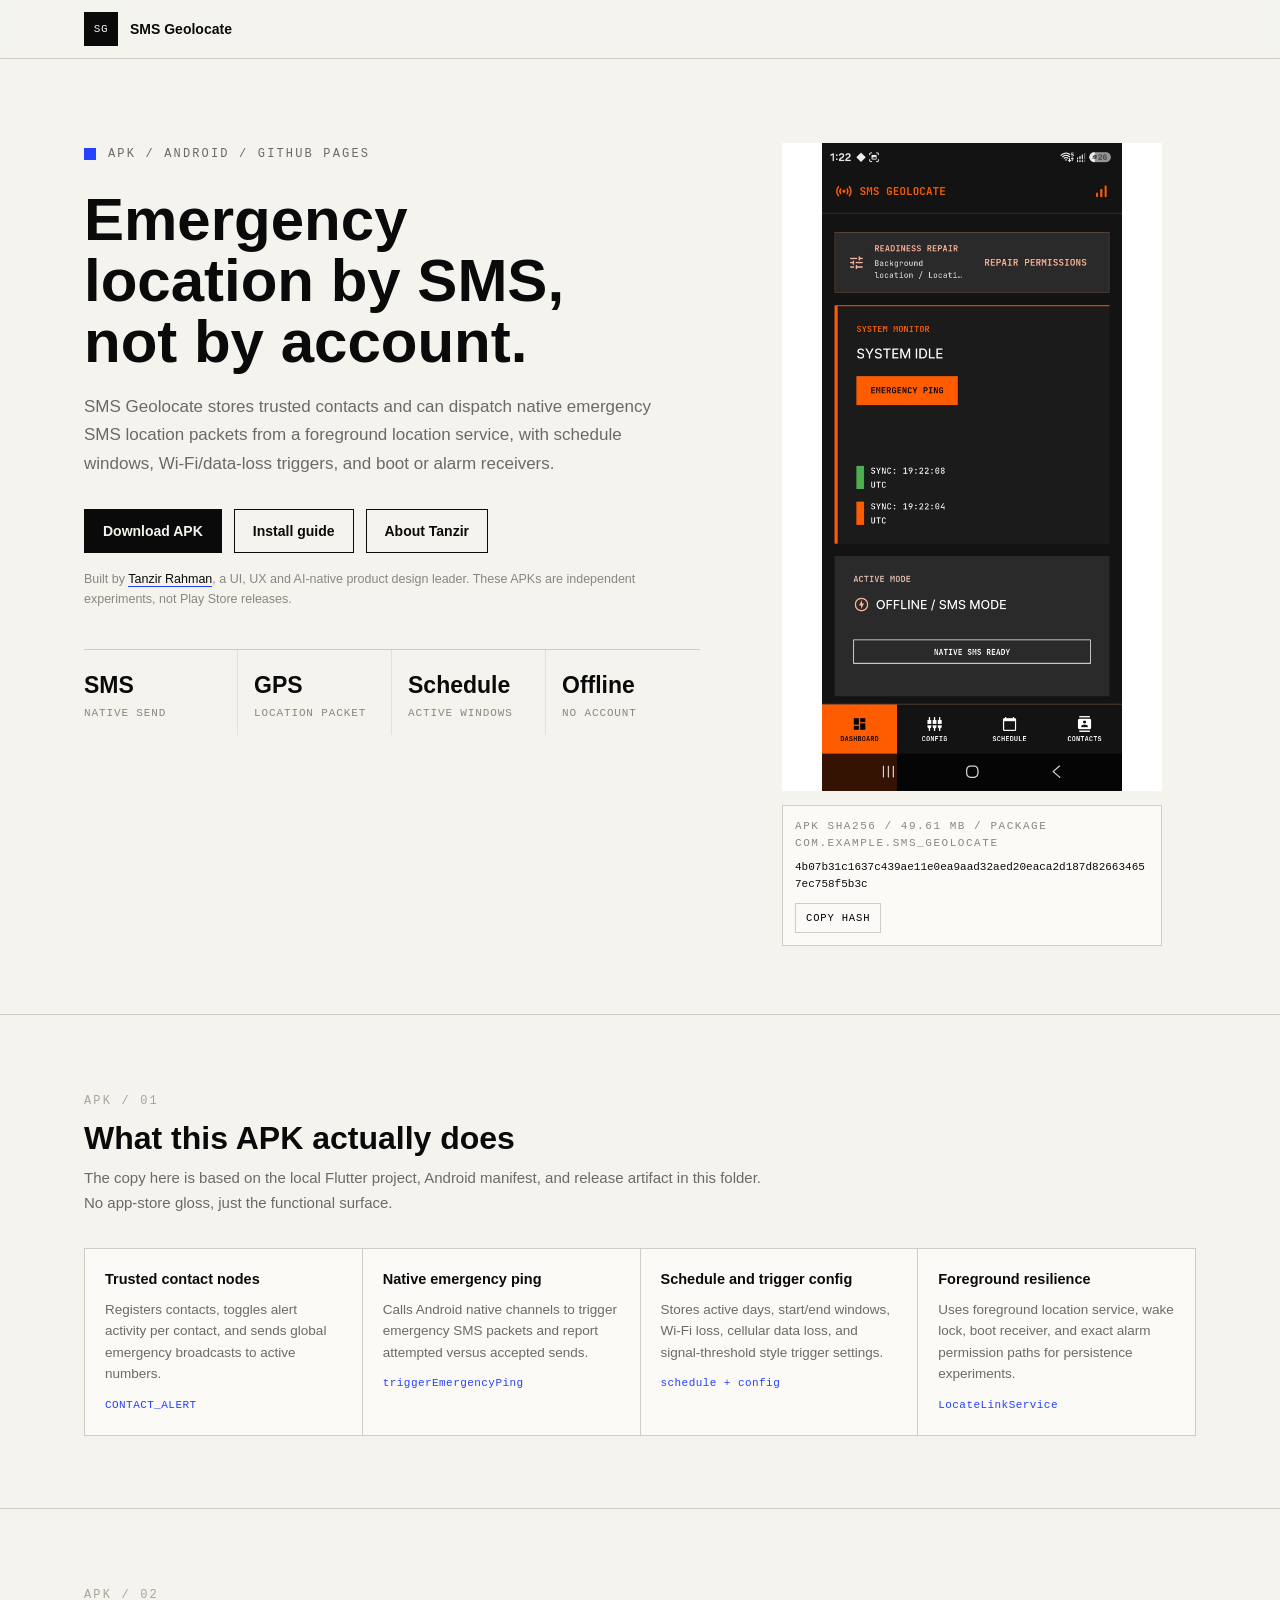
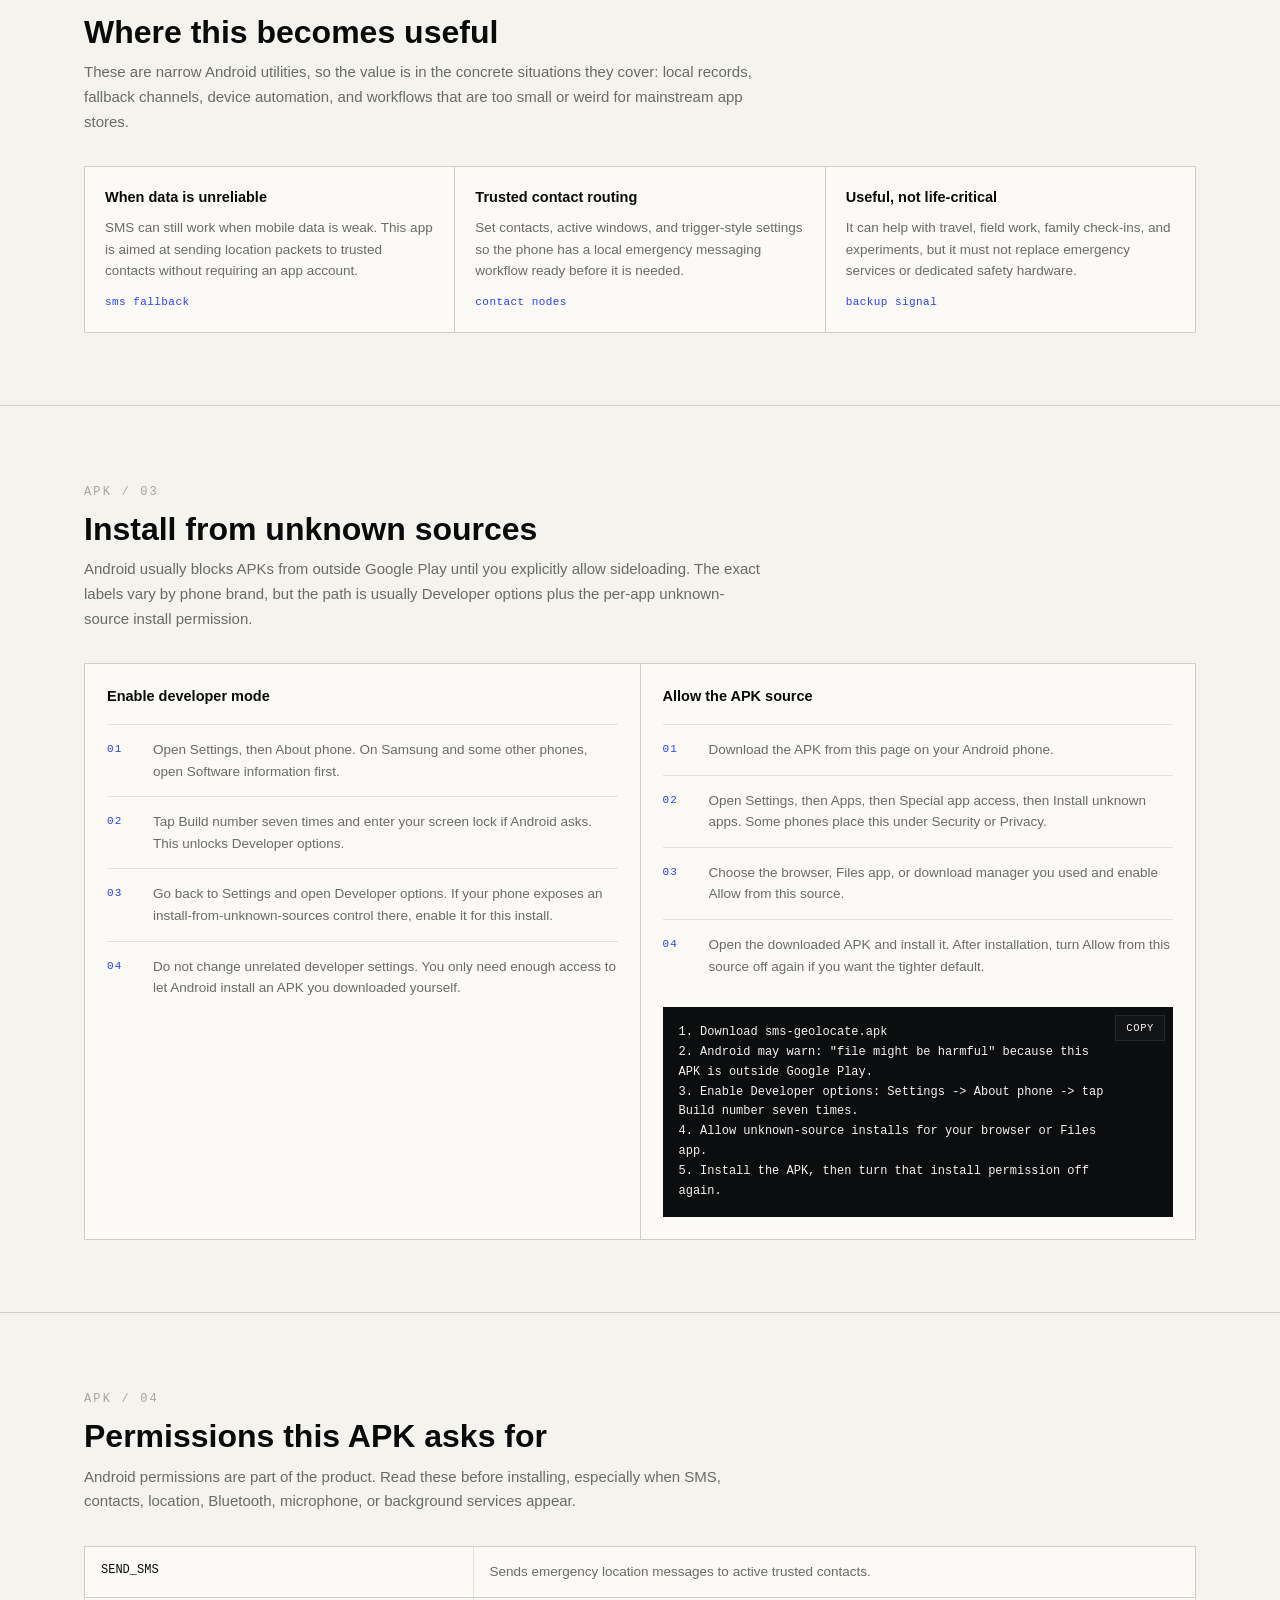
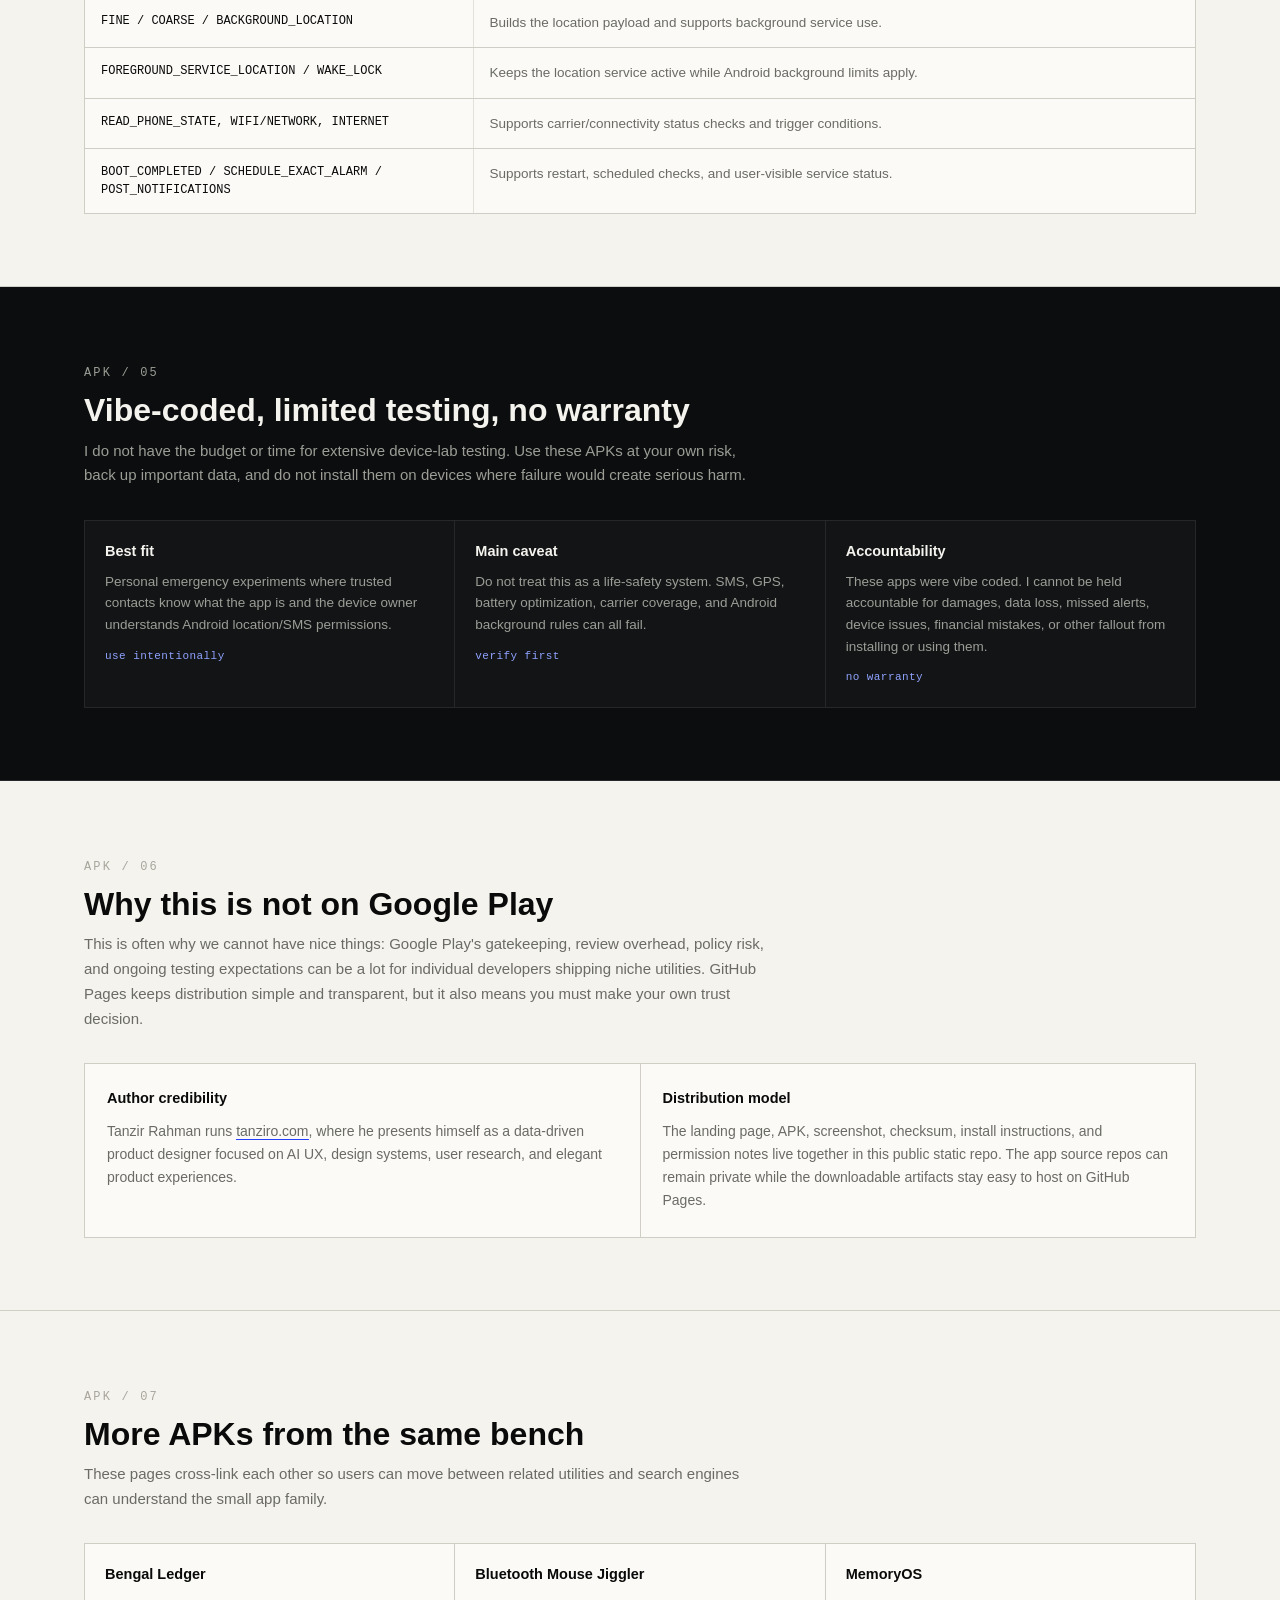
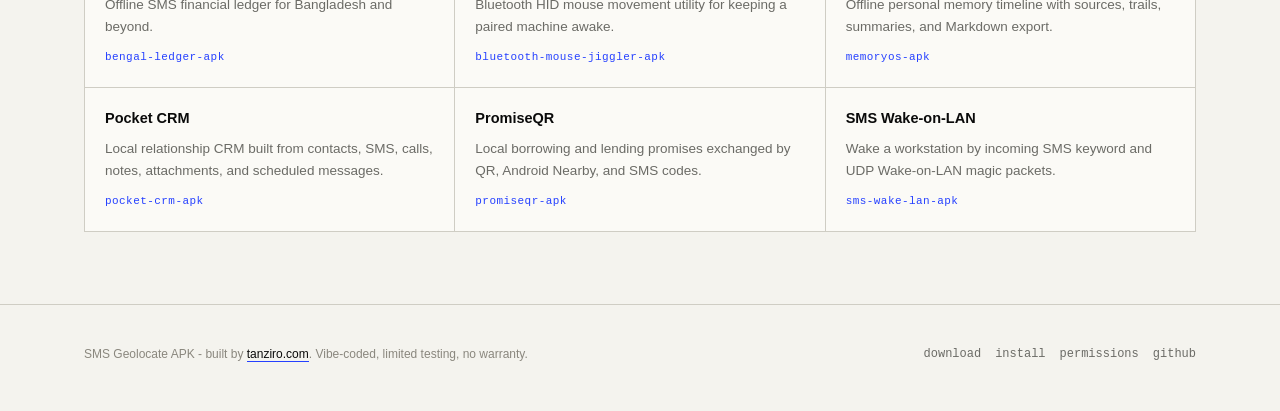
<file: sms-geolocate/index.html>
﻿<!DOCTYPE html>
<html lang="en">
<head>
    <meta charset="UTF-8">
    <meta name="viewport" content="width=device-width, initial-scale=1.0">
    <title>SMS Geolocate APK - Emergency SMS location packets for trusted contacts, schedules, and connectivity-loss triggers.</title>
    <meta name="description" content="Download the SMS Geolocate APK, an Android emergency SMS location utility with trusted contacts, schedules, and connectivity-loss triggers.">
    <meta name="keywords" content="SMS Geolocate APK, emergency location SMS, Android location alert, background location SMS, trusted contact alert">
    <meta name="author" content="Tanzir Rahman">
    <meta name="robots" content="index, follow">
    <link rel="canonical" href="https://tanzir71.github.io/android-apk-landing-pages/sms-geolocate/">
    <meta property="og:title" content="SMS Geolocate APK">
    <meta property="og:description" content="Download the SMS Geolocate APK, an Android emergency SMS location utility with trusted contacts, schedules, and connectivity-loss triggers.">
    <meta property="og:type" content="website">
    <meta property="og:url" content="https://tanzir71.github.io/android-apk-landing-pages/sms-geolocate/">
    <meta property="og:image" content="https://tanzir71.github.io/android-apk-landing-pages/sms-geolocate/assets/sms-geolocate-screenshot.jpg">
    <meta name="twitter:card" content="summary_large_image">
    <meta name="twitter:title" content="SMS Geolocate APK">
    <meta name="twitter:description" content="Download the SMS Geolocate APK, an Android emergency SMS location utility with trusted contacts, schedules, and connectivity-loss triggers.">
    <meta name="twitter:image" content="https://tanzir71.github.io/android-apk-landing-pages/sms-geolocate/assets/sms-geolocate-screenshot.jpg">
    <link rel="icon" type="image/svg+xml" href="data:image/svg+xml,%3Csvg%20xmlns%3D%27http%3A%2F%2Fwww.w3.org%2F2000%2Fsvg%27%20viewBox%3D%270%200%20100%20100%27%3E%3Crect%20width%3D%27100%27%20height%3D%27100%27%20rx%3D%2712%27%20fill%3D%27%230a0a0a%27%2F%3E%3Ctext%20x%3D%2750%27%20y%3D%2766%27%20font-size%3D%2758%27%20text-anchor%3D%27middle%27%3E%E2%9A%92%EF%B8%8F%3C%2Ftext%3E%3C%2Fsvg%3E">
    <link rel="stylesheet" href="./styles.css">
    <script type="application/ld+json">{"@context":"https://schema.org","@type":"SoftwareApplication","name":"SMS Geolocate","operatingSystem":"Android","applicationCategory":"UtilitiesApplication","softwareVersion":"1.0.0+1","packageName":"com.example.sms_geolocate","description":"Download the SMS Geolocate APK, an Android emergency SMS location utility with trusted contacts, schedules, and connectivity-loss triggers.","url":"https://tanzir71.github.io/android-apk-landing-pages/sms-geolocate/","downloadUrl":"https://tanzir71.github.io/android-apk-landing-pages/sms-geolocate/assets/sms-geolocate.apk","fileSize":"49.61 MB","offers":{"price":"0","priceCurrency":"USD","@type":"Offer"},"author":{"url":"https://tanziro.com","name":"Tanzir Rahman","@type":"Person"}}</script>
</head>
<body>
    <a class="skip sr-only" href="#main">Skip to content</a>
    <header>
        <div class="container header-inner">
            <a class="brand" href="./" aria-label="SMS Geolocate home">
                <span class="logo" aria-hidden="true"><span>SG</span></span>
                <span class="brand-name">SMS Geolocate</span>
            </a>
            <details class="site-menu">
                <summary class="menu-toggle" aria-label="Open menu"><span></span><span></span><span></span></summary>
                <nav aria-label="Primary navigation">
                    <a class="nav-link" href="#features">features</a>
                    <a class="nav-link" href="#use-cases">use cases</a>
                    <a class="nav-link" href="#install">install</a>
                    <a class="nav-link" href="#permissions">permissions</a>
                    <a class="nav-link" href="#apps">apps</a>
                    <a class="btn btn-primary" href="./assets/sms-geolocate.apk" download>Download APK</a>
                </nav>
            </details>
        </div>
    </header>
    <main id="main">
        <section class="hero">
            <div class="container hero-inner">
                <div class="hero-grid">
                    <div>
                        <span class="eyebrow">apk / android / github pages</span>
                        <h1>Emergency location by SMS, not by account.</h1>
                        <p class="lead">SMS Geolocate stores trusted contacts and can dispatch native emergency SMS location packets from a foreground location service, with schedule windows, Wi-Fi/data-loss triggers, and boot or alarm receivers.</p>
                        <div class="cta-row">
                            <a class="btn btn-primary" href="./assets/sms-geolocate.apk" download>Download APK</a>
                            <a class="btn" href="#install">Install guide</a>
                            <a class="btn" href="https://tanziro.com" target="_blank" rel="noopener">About Tanzir</a>
                        </div>
                        <p class="hero-note">Built by <a href="https://tanziro.com" target="_blank" rel="noopener">Tanzir Rahman</a>, a UI, UX and AI-native product design leader. These APKs are independent experiments, not Play Store releases.</p>
                        <div class="stats" aria-label="SMS Geolocate highlights">
                        <div class="stat">
                            <div class="num">SMS</div>
                            <div class="lbl">native send</div>
                        </div>
                        <div class="stat">
                            <div class="num">GPS</div>
                            <div class="lbl">location packet</div>
                        </div>
                        <div class="stat">
                            <div class="num">Schedule</div>
                            <div class="lbl">active windows</div>
                        </div>
                        <div class="stat">
                            <div class="num">Offline</div>
                            <div class="lbl">no account</div>
                        </div>
                        </div>
                    </div>
                    <div class="phone-wrap">
                        <figure class="phone-frame">
                            <img src="./assets/sms-geolocate-screenshot.jpg" alt="SMS Geolocate Android app screenshot" width="1080" height="2340">
                        </figure>
                        <div class="checksum">
                            <span class="label">apk sha256 / 49.61 MB / package com.example.sms_geolocate</span>
                            <code>4b07b31c1637c439ae11e0ea9aad32aed20eaca2d187d826634657ec758f5b3c</code>
                            <button class="copy-inline" type="button" data-copy-text="4b07b31c1637c439ae11e0ea9aad32aed20eaca2d187d826634657ec758f5b3c">COPY HASH</button>
                        </div>
                    </div>
                </div>
            </div>
        </section>

        <section id="features" class="section">
            <div class="container">
                <div class="section-head">
                    <span class="idx">APK / 01</span>
                    <h2>What this APK actually does</h2>
                    <p class="sub">The copy here is based on the local Flutter project, Android manifest, and release artifact in this folder. No app-store gloss, just the functional surface.</p>
                </div>
                <div class="grid grid-2 grid-4">
                    <div class="cell">
                        <h3>Trusted contact nodes</h3>
                        <p>Registers contacts, toggles alert activity per contact, and sends global emergency broadcasts to active numbers.</p>
                        <span class="k">CONTACT_ALERT</span>
                    </div>
                    <div class="cell">
                        <h3>Native emergency ping</h3>
                        <p>Calls Android native channels to trigger emergency SMS packets and report attempted versus accepted sends.</p>
                        <span class="k">triggerEmergencyPing</span>
                    </div>
                    <div class="cell">
                        <h3>Schedule and trigger config</h3>
                        <p>Stores active days, start/end windows, Wi-Fi loss, cellular data loss, and signal-threshold style trigger settings.</p>
                        <span class="k">schedule + config</span>
                    </div>
                    <div class="cell">
                        <h3>Foreground resilience</h3>
                        <p>Uses foreground location service, wake lock, boot receiver, and exact alarm permission paths for persistence experiments.</p>
                        <span class="k">LocateLinkService</span>
                    </div>
                </div>
            </div>
        </section>

        <section id="use-cases" class="section">
            <div class="container">
                <div class="section-head">
                    <span class="idx">APK / 02</span>
                    <h2>Where this becomes useful</h2>
                    <p class="sub">These are narrow Android utilities, so the value is in the concrete situations they cover: local records, fallback channels, device automation, and workflows that are too small or weird for mainstream app stores.</p>
                </div>
                <div class="grid grid-3">
                    <div class="cell">
                        <h3>When data is unreliable</h3>
                        <p>SMS can still work when mobile data is weak. This app is aimed at sending location packets to trusted contacts without requiring an app account.</p>
                        <span class="k">sms fallback</span>
                    </div>
                    <div class="cell">
                        <h3>Trusted contact routing</h3>
                        <p>Set contacts, active windows, and trigger-style settings so the phone has a local emergency messaging workflow ready before it is needed.</p>
                        <span class="k">contact nodes</span>
                    </div>
                    <div class="cell">
                        <h3>Useful, not life-critical</h3>
                        <p>It can help with travel, field work, family check-ins, and experiments, but it must not replace emergency services or dedicated safety hardware.</p>
                        <span class="k">backup signal</span>
                    </div>
                </div>
            </div>
        </section>

        <section id="install" class="section">
            <div class="container">
                <div class="section-head">
                    <span class="idx">APK / 03</span>
                    <h2>Install from unknown sources</h2>
                    <p class="sub">Android usually blocks APKs from outside Google Play until you explicitly allow sideloading. The exact labels vary by phone brand, but the path is usually Developer options plus the per-app unknown-source install permission.</p>
                </div>
                <div class="install-grid">
                    <div class="install-panel">
                        <h3>Enable developer mode</h3>
                        <ol class="step-list">
                            <li>Open Settings, then About phone. On Samsung and some other phones, open Software information first.</li>
                            <li>Tap Build number seven times and enter your screen lock if Android asks. This unlocks Developer options.</li>
                            <li>Go back to Settings and open Developer options. If your phone exposes an install-from-unknown-sources control there, enable it for this install.</li>
                            <li>Do not change unrelated developer settings. You only need enough access to let Android install an APK you downloaded yourself.</li>
                        </ol>
                    </div>
                    <div class="install-panel">
                        <h3>Allow the APK source</h3>
                        <ol class="step-list">
                            <li>Download the APK from this page on your Android phone.</li>
                            <li>Open Settings, then Apps, then Special app access, then Install unknown apps. Some phones place this under Security or Privacy.</li>
                            <li>Choose the browser, Files app, or download manager you used and enable Allow from this source.</li>
                            <li>Open the downloaded APK and install it. After installation, turn Allow from this source off again if you want the tighter default.</li>
                        </ol>
                        <div class="pre-block" id="install-steps">1. Download sms-geolocate.apk
2. Android may warn: &quot;file might be harmful&quot; because this APK is outside Google Play.
3. Enable Developer options: Settings -&gt; About phone -&gt; tap Build number seven times.
4. Allow unknown-source installs for your browser or Files app.
5. Install the APK, then turn that install permission off again.<button class="pre-copy" type="button" data-copy-target="install-steps">COPY</button></div>
                    </div>
                </div>
            </div>
        </section>

        <section id="permissions" class="section">
            <div class="container">
                <div class="section-head">
                    <span class="idx">APK / 04</span>
                    <h2>Permissions this APK asks for</h2>
                    <p class="sub">Android permissions are part of the product. Read these before installing, especially when SMS, contacts, location, Bluetooth, microphone, or background services appear.</p>
                </div>
                <div class="perm-table">
                    <div class="perm-row">
                        <div class="perm-name">SEND_SMS</div>
                        <div class="perm-why">Sends emergency location messages to active trusted contacts.</div>
                    </div>
                    <div class="perm-row">
                        <div class="perm-name">FINE / COARSE / BACKGROUND_LOCATION</div>
                        <div class="perm-why">Builds the location payload and supports background service use.</div>
                    </div>
                    <div class="perm-row">
                        <div class="perm-name">FOREGROUND_SERVICE_LOCATION / WAKE_LOCK</div>
                        <div class="perm-why">Keeps the location service active while Android background limits apply.</div>
                    </div>
                    <div class="perm-row">
                        <div class="perm-name">READ_PHONE_STATE, WIFI/NETWORK, INTERNET</div>
                        <div class="perm-why">Supports carrier/connectivity status checks and trigger conditions.</div>
                    </div>
                    <div class="perm-row">
                        <div class="perm-name">BOOT_COMPLETED / SCHEDULE_EXACT_ALARM / POST_NOTIFICATIONS</div>
                        <div class="perm-why">Supports restart, scheduled checks, and user-visible service status.</div>
                    </div>
                </div>
            </div>
        </section>

        <section class="honesty section">
            <div class="container">
                <div class="section-head">
                    <span class="idx">APK / 05</span>
                    <h2>Vibe-coded, limited testing, no warranty</h2>
                    <p class="sub">I do not have the budget or time for extensive device-lab testing. Use these APKs at your own risk, back up important data, and do not install them on devices where failure would create serious harm.</p>
                </div>
                <div class="grid grid-3">
                    <div class="cell">
                        <h3>Best fit</h3>
                        <p>Personal emergency experiments where trusted contacts know what the app is and the device owner understands Android location/SMS permissions.</p>
                        <span class="k">use intentionally</span>
                    </div>
                    <div class="cell">
                        <h3>Main caveat</h3>
                        <p>Do not treat this as a life-safety system. SMS, GPS, battery optimization, carrier coverage, and Android background rules can all fail.</p>
                        <span class="k">verify first</span>
                    </div>
                    <div class="cell">
                        <h3>Accountability</h3>
                        <p>These apps were vibe coded. I cannot be held accountable for damages, data loss, missed alerts, device issues, financial mistakes, or other fallout from installing or using them.</p>
                        <span class="k">no warranty</span>
                    </div>
                </div>
            </div>
        </section>

        <section class="section">
            <div class="container">
                <div class="section-head">
                    <span class="idx">APK / 06</span>
                    <h2>Why this is not on Google Play</h2>
                    <p class="sub">This is often why we cannot have nice things: Google Play's gatekeeping, review overhead, policy risk, and ongoing testing expectations can be a lot for individual developers shipping niche utilities. GitHub Pages keeps distribution simple and transparent, but it also means you must make your own trust decision.</p>
                </div>
                <div class="author-band">
                    <div class="author-card">
                        <h3>Author credibility</h3>
                        <p>Tanzir Rahman runs <a href="https://tanziro.com" target="_blank" rel="noopener">tanziro.com</a>, where he presents himself as a data-driven product designer focused on AI UX, design systems, user research, and elegant product experiences.</p>
                    </div>
                    <div class="author-card">
                        <h3>Distribution model</h3>
                        <p>The landing page, APK, screenshot, checksum, install instructions, and permission notes live together in this public static repo. The app source repos can remain private while the downloadable artifacts stay easy to host on GitHub Pages.</p>
                    </div>
                </div>
            </div>
        </section>

        <section id="apps" class="section">
            <div class="container">
                <div class="section-head">
                    <span class="idx">APK / 07</span>
                    <h2>More APKs from the same bench</h2>
                    <p class="sub">These pages cross-link each other so users can move between related utilities and search engines can understand the small app family.</p>
                </div>
                <div class="grid grid-2 grid-3">
                    <a class="cell link-cell" href="../bengal-ledger/">
                        <h3>Bengal Ledger</h3>
                        <p>Offline SMS financial ledger for Bangladesh and beyond.</p>
                        <span class="k">bengal-ledger-apk</span>
                    </a>
                    <a class="cell link-cell" href="../bluetooth-mouse-jiggler/">
                        <h3>Bluetooth Mouse Jiggler</h3>
                        <p>Bluetooth HID mouse movement utility for keeping a paired machine awake.</p>
                        <span class="k">bluetooth-mouse-jiggler-apk</span>
                    </a>
                    <a class="cell link-cell" href="../memoryos/">
                        <h3>MemoryOS</h3>
                        <p>Offline personal memory timeline with sources, trails, summaries, and Markdown export.</p>
                        <span class="k">memoryos-apk</span>
                    </a>
                    <a class="cell link-cell" href="../pocket-crm/">
                        <h3>Pocket CRM</h3>
                        <p>Local relationship CRM built from contacts, SMS, calls, notes, attachments, and scheduled messages.</p>
                        <span class="k">pocket-crm-apk</span>
                    </a>
                    <a class="cell link-cell" href="../promiseqr/">
                        <h3>PromiseQR</h3>
                        <p>Local borrowing and lending promises exchanged by QR, Android Nearby, and SMS codes.</p>
                        <span class="k">promiseqr-apk</span>
                    </a>
                    <a class="cell link-cell" href="../sms-wake-lan/">
                        <h3>SMS Wake-on-LAN</h3>
                        <p>Wake a workstation by incoming SMS keyword and UDP Wake-on-LAN magic packets.</p>
                        <span class="k">sms-wake-lan-apk</span>
                    </a>
                </div>
            </div>
        </section>
    </main>
    <footer>
        <div class="container footer-inner">
            <div class="footer-note">SMS Geolocate APK - built by <a href="https://tanziro.com" target="_blank" rel="noopener">tanziro.com</a>. Vibe-coded, limited testing, no warranty.</div>
            <div class="footer-links">
                <a href="./assets/sms-geolocate.apk" download>download</a>
                <a href="#install">install</a>
                <a href="#permissions">permissions</a>
                <a href="https://github.com/tanzir71/android-apk-landing-pages" target="_blank" rel="noopener">github</a>
            </div>
        </div>
    </footer>
    <script src="./site.js"></script>
</body>
</html>
</file>
<file: bluetooth-mouse-jiggler/styles.css>
﻿:root {
  --bg: #f4f3ee;
  --bg-alt: #ebe9e1;
  --fg: #0a0a0a;
  --muted: #6b6b66;
  --muted-2: #8a877e;
  --faint: #a8a59c;
  --border: #cfcdc4;
  --border-soft: #e3e1d8;
  --panel: #fbfaf6;
  --acc: #2540ff;
  --acc-soft: #c8d0ff;
  --danger: #a32222;
  --dk-bg: #0c0d0e;
  --dk-bg-2: #131416;
  --dk-ink: #f4f3ee;
  --dk-mute: #9b9d96;
  --dk-rule: #25272a;
  --f-sans: "Inter", "Inter Tight", "Helvetica Neue", Helvetica, Arial, system-ui, sans-serif;
  --f-mono: "JetBrains Mono", "SF Mono", ui-monospace, Menlo, Consolas, monospace;
}
* { box-sizing: border-box; }
html { scroll-behavior: smooth; }
body {
  margin: 0;
  background: var(--bg);
  color: var(--fg);
  font-family: var(--f-sans);
  line-height: 1.5;
}
a { color: inherit; text-decoration: none; }
img { max-width: 100%; display: block; }
.container { margin: 0 auto; max-width: 1152px; padding: 0 20px; }
.sr-only {
  position: absolute;
  width: 1px;
  height: 1px;
  padding: 0;
  margin: -1px;
  overflow: hidden;
  clip: rect(0,0,0,0);
  white-space: nowrap;
  border-width: 0;
}
.skip:focus {
  position: fixed;
  left: 16px;
  top: 16px;
  z-index: 9999;
  width: auto;
  height: auto;
  margin: 0;
  overflow: visible;
  clip: auto;
  white-space: normal;
  border: 1px solid var(--fg);
  background: var(--bg);
  padding: 8px 12px;
  font-size: 14px;
}
.mono { font-family: var(--f-mono); }
header {
  position: sticky;
  top: 0;
  z-index: 40;
  border-bottom: 1px solid var(--border);
  background: rgba(244, 243, 238, 0.92);
  backdrop-filter: blur(10px);
}
.header-inner {
  display: flex;
  align-items: center;
  justify-content: space-between;
  gap: 16px;
  padding-top: 12px;
  padding-bottom: 12px;
}
.brand { display: inline-flex; align-items: center; gap: 12px; min-width: 0; }
.logo {
  display: grid;
  place-items: center;
  width: 34px;
  height: 34px;
  background: var(--fg);
  flex: none;
}
.logo span {
  font-family: var(--f-mono);
  font-size: 11px;
  color: var(--bg);
  letter-spacing: 0.05em;
}
.brand-name {
  font-size: 14px;
  font-weight: 650;
  letter-spacing: 0;
  overflow: hidden;
  text-overflow: ellipsis;
  white-space: nowrap;
}
.site-menu { display: flex; align-items: center; margin-left: auto; }
.menu-toggle {
  display: none;
  position: relative;
  width: 36px;
  height: 36px;
  border: 1px solid var(--fg);
  background: transparent;
  color: var(--fg);
  cursor: pointer;
}
.menu-toggle::-webkit-details-marker { display: none; }
.menu-toggle span { position: absolute; left: 8px; right: 8px; height: 2px; background: currentColor; }
.menu-toggle span:nth-child(1) { top: 10px; }
.menu-toggle span:nth-child(2) { top: 17px; }
.menu-toggle span:nth-child(3) { top: 24px; }
nav {
  display: flex;
  flex-wrap: wrap;
  align-items: center;
  justify-content: flex-end;
  gap: 6px;
  font-size: 14px;
}
.nav-link {
  display: inline-flex;
  height: 36px;
  align-items: center;
  padding: 0 10px;
  color: var(--muted);
  transition: background-color 120ms ease, color 120ms ease;
}
.nav-link:hover { background: var(--bg-alt); color: var(--fg); }
.btn {
  display: inline-flex;
  align-items: center;
  justify-content: center;
  min-height: 44px;
  padding: 0 18px;
  border: 1px solid var(--fg);
  background: transparent;
  color: var(--fg);
  font-size: 14px;
  font-weight: 650;
  cursor: pointer;
  font-family: var(--f-sans);
  text-align: center;
  transition: background-color 120ms ease, color 120ms ease, border-color 120ms ease;
}
.btn:hover { background: var(--fg); color: var(--bg); }
.btn-primary { background: var(--fg); color: var(--bg); }
.btn-primary:hover { background: var(--acc); border-color: var(--acc); color: #fff; }
.btn-acc { background: var(--acc); border-color: var(--acc); color: #fff; }
.btn-acc:hover { background: var(--fg); border-color: var(--fg); color: var(--bg); }
.hero { border-bottom: 1px solid var(--border); position: relative; overflow: hidden; }
.hero-inner { padding-top: 84px; padding-bottom: 68px; position: relative; }
.hero-grid {
  display: grid;
  grid-template-columns: 1fr;
  gap: 48px;
  align-items: start;
}
@media (min-width: 980px) {
  .hero-grid { grid-template-columns: minmax(0, 11fr) minmax(300px, 8fr); }
}
.eyebrow {
  display: inline-flex;
  align-items: center;
  gap: 12px;
  font-family: var(--f-mono);
  font-size: 12px;
  letter-spacing: 0.18em;
  text-transform: uppercase;
  color: var(--muted);
}
.eyebrow::before { content: ""; width: 12px; height: 12px; background: var(--acc); flex: none; }
h1 {
  margin: 22px 0 0;
  font-size: 44px;
  font-weight: 700;
  letter-spacing: 0;
  line-height: 1.02;
  text-wrap: balance;
}
@media (min-width: 640px) { h1 { font-size: 60px; } }
.lead {
  margin-top: 20px;
  max-width: 590px;
  font-size: 16px;
  line-height: 1.7;
  color: var(--muted);
  text-wrap: pretty;
}
@media (min-width: 640px) { .lead { font-size: 17px; } }
.cta-row { margin-top: 30px; display: flex; flex-wrap: wrap; gap: 12px; align-items: center; }
.hero-note {
  margin-top: 16px;
  max-width: 560px;
  font-size: 12.5px;
  line-height: 1.6;
  color: var(--muted-2);
}
.hero-note a { border-bottom: 1px solid var(--acc); color: var(--fg); }
.stats {
  margin-top: 40px;
  display: grid;
  grid-template-columns: repeat(2, minmax(0, 1fr));
  border-top: 1px solid var(--border);
}
@media (min-width: 640px) { .stats { grid-template-columns: repeat(4, minmax(0, 1fr)); } }
.stat { padding: 18px 16px 14px 16px; border-right: 1px solid var(--border-soft); min-width: 0; }
.stat:first-child { padding-left: 0; }
.stat:last-child { border-right: none; }
.stat .num {
  font-size: 23px;
  font-weight: 700;
  letter-spacing: 0;
  overflow-wrap: anywhere;
}
.stat .lbl {
  margin-top: 2px;
  font-size: 11px;
  font-family: var(--f-mono);
  letter-spacing: 0.08em;
  text-transform: uppercase;
  color: var(--muted-2);
}
.phone-wrap {
  display: grid;
  grid-template-columns: minmax(0, 1fr);
  gap: 14px;
  min-width: 0;
}
.phone-frame {
  border: 0;
  background: transparent;
  padding: 0;
  width: min(100%, 380px);
  margin: 0 auto;
  justify-self: center;
}
.phone-frame img {
  display: block;
  width: 100%;
  height: min(72vh, 760px);
  object-fit: contain;
  object-position: top center;
  border: 0;
  background: #fff;
}
.checksum {
  max-width: 380px;
  justify-self: center;
  width: 100%;
  border: 1px solid var(--border);
  background: var(--panel);
  padding: 12px;
}
.checksum .label {
  display: block;
  font-family: var(--f-mono);
  font-size: 11px;
  letter-spacing: 0.14em;
  text-transform: uppercase;
  color: var(--muted-2);
}
.checksum code {
  display: block;
  margin-top: 8px;
  font-family: var(--f-mono);
  font-size: 11px;
  line-height: 1.55;
  word-break: break-all;
  color: var(--fg);
}
.copy-inline {
  margin-top: 10px;
  min-height: 30px;
  padding: 0 10px;
  border: 1px solid var(--border);
  background: transparent;
  font-family: var(--f-mono);
  font-size: 10.5px;
  letter-spacing: 0.08em;
  cursor: pointer;
}
.copy-inline:hover { border-color: var(--acc); color: var(--acc); }
.section { padding: 72px 0; border-bottom: 1px solid var(--border); }
.section-head { margin-bottom: 32px; }
.section-head .idx { font-family: var(--f-mono); font-size: 12px; color: var(--faint); letter-spacing: 0.18em; }
h2 {
  margin: 10px 0 0;
  font-size: 26px;
  font-weight: 700;
  letter-spacing: 0;
  line-height: 1.1;
  text-wrap: balance;
}
@media (min-width: 640px) { h2 { font-size: 32px; } }
.sub {
  margin-top: 10px;
  font-size: 15px;
  color: var(--muted);
  max-width: 680px;
  line-height: 1.65;
}
.grid {
  display: grid;
  grid-template-columns: 1fr;
  gap: 1px;
  background: var(--border);
  border: 1px solid var(--border);
}
@media (min-width: 640px) { .grid-2 { grid-template-columns: repeat(2, minmax(0, 1fr)); } }
@media (min-width: 1024px) {
  .grid-3 { grid-template-columns: repeat(3, minmax(0, 1fr)); }
  .grid-4 { grid-template-columns: repeat(4, minmax(0, 1fr)); }
}
.cell {
  background: var(--panel);
  padding: 20px;
  min-width: 0;
  transition: background-color 120ms ease;
}
.cell:hover { background: var(--bg); }
h3 { margin: 0; font-size: 14.5px; font-weight: 700; letter-spacing: 0; }
.cell p { margin: 8px 0 0; font-size: 13.5px; line-height: 1.6; color: var(--muted); }
.cell .k {
  display: inline-block;
  margin-top: 12px;
  font-size: 11px;
  color: var(--acc);
  font-family: var(--f-mono);
  letter-spacing: 0.04em;
  overflow-wrap: anywhere;
}
.link-cell { display: block; }
.install-grid {
  display: grid;
  grid-template-columns: 1fr;
  gap: 1px;
  background: var(--border);
  border: 1px solid var(--border);
}
@media (min-width: 900px) { .install-grid { grid-template-columns: minmax(0, 1fr) minmax(0, 1fr); } }
.install-panel {
  background: var(--panel);
  padding: 22px;
  min-width: 0;
}
.step-list {
  margin: 16px 0 0;
  padding: 0;
  list-style: none;
  counter-reset: steps;
}
.step-list li {
  counter-increment: steps;
  display: grid;
  grid-template-columns: 34px minmax(0, 1fr);
  gap: 12px;
  padding: 14px 0;
  border-top: 1px solid var(--border-soft);
  font-size: 13.5px;
  color: var(--muted);
  line-height: 1.6;
}
.step-list li::before {
  content: counter(steps, decimal-leading-zero);
  font-family: var(--f-mono);
  color: var(--acc);
  font-size: 11px;
  letter-spacing: 0.1em;
  padding-top: 2px;
}
.pre-block {
  position: relative;
  margin-top: 16px;
  min-width: 0;
  background: var(--dk-bg);
  color: var(--dk-ink);
  font-family: var(--f-mono);
  font-size: 12px;
  line-height: 1.65;
  padding: 16px;
  padding-right: 64px;
  overflow-x: auto;
  white-space: pre-wrap;
  word-break: break-word;
}
.pre-copy {
  position: absolute;
  top: 8px;
  right: 8px;
  min-height: 26px;
  padding: 0 10px;
  font-size: 10.5px;
  font-family: var(--f-mono);
  letter-spacing: 0.06em;
  border: 1px solid var(--dk-rule);
  background: var(--dk-bg-2);
  color: var(--dk-ink);
  cursor: pointer;
}
.pre-copy:hover { background: var(--acc); border-color: var(--acc); }
.perm-table {
  border: 1px solid var(--border);
  background: var(--border);
  display: grid;
  gap: 1px;
}
.perm-row {
  display: grid;
  grid-template-columns: 1fr;
  gap: 0;
  background: var(--panel);
  min-width: 0;
}
@media (min-width: 760px) { .perm-row { grid-template-columns: minmax(220px, 0.7fr) minmax(0, 1.3fr); } }
.perm-name {
  padding: 14px 16px;
  font-family: var(--f-mono);
  font-size: 12px;
  color: var(--fg);
  border-bottom: 1px solid var(--border-soft);
  overflow-wrap: anywhere;
}
@media (min-width: 760px) { .perm-name { border-right: 1px solid var(--border-soft); border-bottom: 0; } }
.perm-why {
  padding: 14px 16px;
  color: var(--muted);
  font-size: 13.5px;
  line-height: 1.6;
}
.honesty {
  background: var(--dk-bg);
  color: var(--dk-ink);
  border-bottom: 1px solid var(--dk-rule);
}
.honesty .section-head .idx { color: var(--dk-mute); }
.honesty h2 { color: var(--dk-ink); }
.honesty .sub { color: var(--dk-mute); }
.honesty .grid { background: var(--dk-rule); border-color: var(--dk-rule); }
.honesty .cell { background: var(--dk-bg-2); }
.honesty .cell:hover { background: #181a1d; }
.honesty .cell p { color: var(--dk-mute); }
.honesty .cell .k { color: #8fa3ff; }
.author-band {
  display: grid;
  grid-template-columns: 1fr;
  gap: 1px;
  background: var(--border);
  border: 1px solid var(--border);
}
@media (min-width: 820px) { .author-band { grid-template-columns: minmax(0, 1fr) minmax(0, 1fr); } }
.author-card {
  background: var(--panel);
  padding: 24px 22px;
  min-width: 0;
}
.author-card p { margin: 10px 0 0; color: var(--muted); font-size: 14px; line-height: 1.65; }
.author-card a { border-bottom: 1px solid var(--acc); }
footer { padding: 40px 0 48px; }
.footer-inner {
  display: flex;
  flex-direction: column;
  gap: 14px;
  justify-content: space-between;
}
@media (min-width: 640px) { .footer-inner { flex-direction: row; align-items: center; } }
.footer-note { font-size: 12px; color: var(--muted-2); }
.footer-note a { border-bottom: 1px solid var(--acc); color: var(--fg); }
.footer-links {
  display: flex;
  flex-wrap: wrap;
  gap: 14px;
  font-size: 12px;
  font-family: var(--f-mono);
}
.footer-links a { color: var(--muted); }
.footer-links a:hover { color: var(--acc); }
@media (max-width: 639px) {
  .container { padding-left: 16px; padding-right: 16px; }
  .header-inner { position: relative; min-height: 58px; gap: 12px; }
  .site-menu { flex: none; margin-left: auto; }
  .menu-toggle { display: block; }
  .menu-toggle:focus-visible { outline: 2px solid var(--acc); outline-offset: 2px; }
  header nav {
    display: none;
    position: absolute;
    left: 16px;
    right: 16px;
    top: calc(100% + 1px);
    z-index: 50;
    flex-direction: column;
    align-items: stretch;
    justify-content: flex-start;
    gap: 4px;
    margin: 0;
    padding: 8px;
    overflow: visible;
    border: 1px solid var(--border);
    background: var(--bg);
    box-shadow: 0 18px 36px rgba(10, 10, 10, 0.14);
  }
  .site-menu[open] nav { display: flex; }
  header .nav-link, header .btn { width: 100%; justify-content: flex-start; min-height: 36px; }
  .hero-inner { padding-top: 52px; padding-bottom: 56px; }
  .hero-grid { gap: 36px; }
  .eyebrow { gap: 8px; font-size: 11px; letter-spacing: 0.12em; line-height: 1.6; }
  h1 { font-size: 39px; line-height: 1.05; }
  .lead { line-height: 1.62; }
  .stats { margin-top: 32px; }
  .stat { padding: 16px 12px 13px 12px; }
  .stat:first-child { padding-left: 0; }
  .section { padding: 56px 0; }
  .cta-row .btn { width: 100%; }
}
@media (prefers-reduced-motion: reduce) {
  html { scroll-behavior: auto; }
  *, *::before, *::after { transition-duration: 0.01ms !important; animation-duration: 0.01ms !important; }
}
</file>
<file: memoryos/styles.css>
﻿:root {
  --bg: #f4f3ee;
  --bg-alt: #ebe9e1;
  --fg: #0a0a0a;
  --muted: #6b6b66;
  --muted-2: #8a877e;
  --faint: #a8a59c;
  --border: #cfcdc4;
  --border-soft: #e3e1d8;
  --panel: #fbfaf6;
  --acc: #2540ff;
  --acc-soft: #c8d0ff;
  --danger: #a32222;
  --dk-bg: #0c0d0e;
  --dk-bg-2: #131416;
  --dk-ink: #f4f3ee;
  --dk-mute: #9b9d96;
  --dk-rule: #25272a;
  --f-sans: "Inter", "Inter Tight", "Helvetica Neue", Helvetica, Arial, system-ui, sans-serif;
  --f-mono: "JetBrains Mono", "SF Mono", ui-monospace, Menlo, Consolas, monospace;
}
* { box-sizing: border-box; }
html { scroll-behavior: smooth; }
body {
  margin: 0;
  background: var(--bg);
  color: var(--fg);
  font-family: var(--f-sans);
  line-height: 1.5;
}
a { color: inherit; text-decoration: none; }
img { max-width: 100%; display: block; }
.container { margin: 0 auto; max-width: 1152px; padding: 0 20px; }
.sr-only {
  position: absolute;
  width: 1px;
  height: 1px;
  padding: 0;
  margin: -1px;
  overflow: hidden;
  clip: rect(0,0,0,0);
  white-space: nowrap;
  border-width: 0;
}
.skip:focus {
  position: fixed;
  left: 16px;
  top: 16px;
  z-index: 9999;
  width: auto;
  height: auto;
  margin: 0;
  overflow: visible;
  clip: auto;
  white-space: normal;
  border: 1px solid var(--fg);
  background: var(--bg);
  padding: 8px 12px;
  font-size: 14px;
}
.mono { font-family: var(--f-mono); }
header {
  position: sticky;
  top: 0;
  z-index: 40;
  border-bottom: 1px solid var(--border);
  background: rgba(244, 243, 238, 0.92);
  backdrop-filter: blur(10px);
}
.header-inner {
  display: flex;
  align-items: center;
  justify-content: space-between;
  gap: 16px;
  padding-top: 12px;
  padding-bottom: 12px;
}
.brand { display: inline-flex; align-items: center; gap: 12px; min-width: 0; }
.logo {
  display: grid;
  place-items: center;
  width: 34px;
  height: 34px;
  background: var(--fg);
  flex: none;
}
.logo span {
  font-family: var(--f-mono);
  font-size: 11px;
  color: var(--bg);
  letter-spacing: 0.05em;
}
.brand-name {
  font-size: 14px;
  font-weight: 650;
  letter-spacing: 0;
  overflow: hidden;
  text-overflow: ellipsis;
  white-space: nowrap;
}
.site-menu { display: flex; align-items: center; margin-left: auto; }
.menu-toggle {
  display: none;
  position: relative;
  width: 36px;
  height: 36px;
  border: 1px solid var(--fg);
  background: transparent;
  color: var(--fg);
  cursor: pointer;
}
.menu-toggle::-webkit-details-marker { display: none; }
.menu-toggle span { position: absolute; left: 8px; right: 8px; height: 2px; background: currentColor; }
.menu-toggle span:nth-child(1) { top: 10px; }
.menu-toggle span:nth-child(2) { top: 17px; }
.menu-toggle span:nth-child(3) { top: 24px; }
nav {
  display: flex;
  flex-wrap: wrap;
  align-items: center;
  justify-content: flex-end;
  gap: 6px;
  font-size: 14px;
}
.nav-link {
  display: inline-flex;
  height: 36px;
  align-items: center;
  padding: 0 10px;
  color: var(--muted);
  transition: background-color 120ms ease, color 120ms ease;
}
.nav-link:hover { background: var(--bg-alt); color: var(--fg); }
.btn {
  display: inline-flex;
  align-items: center;
  justify-content: center;
  min-height: 44px;
  padding: 0 18px;
  border: 1px solid var(--fg);
  background: transparent;
  color: var(--fg);
  font-size: 14px;
  font-weight: 650;
  cursor: pointer;
  font-family: var(--f-sans);
  text-align: center;
  transition: background-color 120ms ease, color 120ms ease, border-color 120ms ease;
}
.btn:hover { background: var(--fg); color: var(--bg); }
.btn-primary { background: var(--fg); color: var(--bg); }
.btn-primary:hover { background: var(--acc); border-color: var(--acc); color: #fff; }
.btn-acc { background: var(--acc); border-color: var(--acc); color: #fff; }
.btn-acc:hover { background: var(--fg); border-color: var(--fg); color: var(--bg); }
.hero { border-bottom: 1px solid var(--border); position: relative; overflow: hidden; }
.hero-inner { padding-top: 84px; padding-bottom: 68px; position: relative; }
.hero-grid {
  display: grid;
  grid-template-columns: 1fr;
  gap: 48px;
  align-items: start;
}
@media (min-width: 980px) {
  .hero-grid { grid-template-columns: minmax(0, 11fr) minmax(300px, 8fr); }
}
.eyebrow {
  display: inline-flex;
  align-items: center;
  gap: 12px;
  font-family: var(--f-mono);
  font-size: 12px;
  letter-spacing: 0.18em;
  text-transform: uppercase;
  color: var(--muted);
}
.eyebrow::before { content: ""; width: 12px; height: 12px; background: var(--acc); flex: none; }
h1 {
  margin: 22px 0 0;
  font-size: 44px;
  font-weight: 700;
  letter-spacing: 0;
  line-height: 1.02;
  text-wrap: balance;
}
@media (min-width: 640px) { h1 { font-size: 60px; } }
.lead {
  margin-top: 20px;
  max-width: 590px;
  font-size: 16px;
  line-height: 1.7;
  color: var(--muted);
  text-wrap: pretty;
}
@media (min-width: 640px) { .lead { font-size: 17px; } }
.cta-row { margin-top: 30px; display: flex; flex-wrap: wrap; gap: 12px; align-items: center; }
.hero-note {
  margin-top: 16px;
  max-width: 560px;
  font-size: 12.5px;
  line-height: 1.6;
  color: var(--muted-2);
}
.hero-note a { border-bottom: 1px solid var(--acc); color: var(--fg); }
.stats {
  margin-top: 40px;
  display: grid;
  grid-template-columns: repeat(2, minmax(0, 1fr));
  border-top: 1px solid var(--border);
}
@media (min-width: 640px) { .stats { grid-template-columns: repeat(4, minmax(0, 1fr)); } }
.stat { padding: 18px 16px 14px 16px; border-right: 1px solid var(--border-soft); min-width: 0; }
.stat:first-child { padding-left: 0; }
.stat:last-child { border-right: none; }
.stat .num {
  font-size: 23px;
  font-weight: 700;
  letter-spacing: 0;
  overflow-wrap: anywhere;
}
.stat .lbl {
  margin-top: 2px;
  font-size: 11px;
  font-family: var(--f-mono);
  letter-spacing: 0.08em;
  text-transform: uppercase;
  color: var(--muted-2);
}
.phone-wrap {
  display: grid;
  grid-template-columns: minmax(0, 1fr);
  gap: 14px;
  min-width: 0;
}
.phone-frame {
  border: 0;
  background: transparent;
  padding: 0;
  width: min(100%, 380px);
  margin: 0 auto;
  justify-self: center;
}
.phone-frame img {
  display: block;
  width: 100%;
  height: min(72vh, 760px);
  object-fit: contain;
  object-position: top center;
  border: 0;
  background: #fff;
}
.checksum {
  max-width: 380px;
  justify-self: center;
  width: 100%;
  border: 1px solid var(--border);
  background: var(--panel);
  padding: 12px;
}
.checksum .label {
  display: block;
  font-family: var(--f-mono);
  font-size: 11px;
  letter-spacing: 0.14em;
  text-transform: uppercase;
  color: var(--muted-2);
}
.checksum code {
  display: block;
  margin-top: 8px;
  font-family: var(--f-mono);
  font-size: 11px;
  line-height: 1.55;
  word-break: break-all;
  color: var(--fg);
}
.copy-inline {
  margin-top: 10px;
  min-height: 30px;
  padding: 0 10px;
  border: 1px solid var(--border);
  background: transparent;
  font-family: var(--f-mono);
  font-size: 10.5px;
  letter-spacing: 0.08em;
  cursor: pointer;
}
.copy-inline:hover { border-color: var(--acc); color: var(--acc); }
.section { padding: 72px 0; border-bottom: 1px solid var(--border); }
.section-head { margin-bottom: 32px; }
.section-head .idx { font-family: var(--f-mono); font-size: 12px; color: var(--faint); letter-spacing: 0.18em; }
h2 {
  margin: 10px 0 0;
  font-size: 26px;
  font-weight: 700;
  letter-spacing: 0;
  line-height: 1.1;
  text-wrap: balance;
}
@media (min-width: 640px) { h2 { font-size: 32px; } }
.sub {
  margin-top: 10px;
  font-size: 15px;
  color: var(--muted);
  max-width: 680px;
  line-height: 1.65;
}
.grid {
  display: grid;
  grid-template-columns: 1fr;
  gap: 1px;
  background: var(--border);
  border: 1px solid var(--border);
}
@media (min-width: 640px) { .grid-2 { grid-template-columns: repeat(2, minmax(0, 1fr)); } }
@media (min-width: 1024px) {
  .grid-3 { grid-template-columns: repeat(3, minmax(0, 1fr)); }
  .grid-4 { grid-template-columns: repeat(4, minmax(0, 1fr)); }
}
.cell {
  background: var(--panel);
  padding: 20px;
  min-width: 0;
  transition: background-color 120ms ease;
}
.cell:hover { background: var(--bg); }
h3 { margin: 0; font-size: 14.5px; font-weight: 700; letter-spacing: 0; }
.cell p { margin: 8px 0 0; font-size: 13.5px; line-height: 1.6; color: var(--muted); }
.cell .k {
  display: inline-block;
  margin-top: 12px;
  font-size: 11px;
  color: var(--acc);
  font-family: var(--f-mono);
  letter-spacing: 0.04em;
  overflow-wrap: anywhere;
}
.link-cell { display: block; }
.install-grid {
  display: grid;
  grid-template-columns: 1fr;
  gap: 1px;
  background: var(--border);
  border: 1px solid var(--border);
}
@media (min-width: 900px) { .install-grid { grid-template-columns: minmax(0, 1fr) minmax(0, 1fr); } }
.install-panel {
  background: var(--panel);
  padding: 22px;
  min-width: 0;
}
.step-list {
  margin: 16px 0 0;
  padding: 0;
  list-style: none;
  counter-reset: steps;
}
.step-list li {
  counter-increment: steps;
  display: grid;
  grid-template-columns: 34px minmax(0, 1fr);
  gap: 12px;
  padding: 14px 0;
  border-top: 1px solid var(--border-soft);
  font-size: 13.5px;
  color: var(--muted);
  line-height: 1.6;
}
.step-list li::before {
  content: counter(steps, decimal-leading-zero);
  font-family: var(--f-mono);
  color: var(--acc);
  font-size: 11px;
  letter-spacing: 0.1em;
  padding-top: 2px;
}
.pre-block {
  position: relative;
  margin-top: 16px;
  min-width: 0;
  background: var(--dk-bg);
  color: var(--dk-ink);
  font-family: var(--f-mono);
  font-size: 12px;
  line-height: 1.65;
  padding: 16px;
  padding-right: 64px;
  overflow-x: auto;
  white-space: pre-wrap;
  word-break: break-word;
}
.pre-copy {
  position: absolute;
  top: 8px;
  right: 8px;
  min-height: 26px;
  padding: 0 10px;
  font-size: 10.5px;
  font-family: var(--f-mono);
  letter-spacing: 0.06em;
  border: 1px solid var(--dk-rule);
  background: var(--dk-bg-2);
  color: var(--dk-ink);
  cursor: pointer;
}
.pre-copy:hover { background: var(--acc); border-color: var(--acc); }
.perm-table {
  border: 1px solid var(--border);
  background: var(--border);
  display: grid;
  gap: 1px;
}
.perm-row {
  display: grid;
  grid-template-columns: 1fr;
  gap: 0;
  background: var(--panel);
  min-width: 0;
}
@media (min-width: 760px) { .perm-row { grid-template-columns: minmax(220px, 0.7fr) minmax(0, 1.3fr); } }
.perm-name {
  padding: 14px 16px;
  font-family: var(--f-mono);
  font-size: 12px;
  color: var(--fg);
  border-bottom: 1px solid var(--border-soft);
  overflow-wrap: anywhere;
}
@media (min-width: 760px) { .perm-name { border-right: 1px solid var(--border-soft); border-bottom: 0; } }
.perm-why {
  padding: 14px 16px;
  color: var(--muted);
  font-size: 13.5px;
  line-height: 1.6;
}
.honesty {
  background: var(--dk-bg);
  color: var(--dk-ink);
  border-bottom: 1px solid var(--dk-rule);
}
.honesty .section-head .idx { color: var(--dk-mute); }
.honesty h2 { color: var(--dk-ink); }
.honesty .sub { color: var(--dk-mute); }
.honesty .grid { background: var(--dk-rule); border-color: var(--dk-rule); }
.honesty .cell { background: var(--dk-bg-2); }
.honesty .cell:hover { background: #181a1d; }
.honesty .cell p { color: var(--dk-mute); }
.honesty .cell .k { color: #8fa3ff; }
.author-band {
  display: grid;
  grid-template-columns: 1fr;
  gap: 1px;
  background: var(--border);
  border: 1px solid var(--border);
}
@media (min-width: 820px) { .author-band { grid-template-columns: minmax(0, 1fr) minmax(0, 1fr); } }
.author-card {
  background: var(--panel);
  padding: 24px 22px;
  min-width: 0;
}
.author-card p { margin: 10px 0 0; color: var(--muted); font-size: 14px; line-height: 1.65; }
.author-card a { border-bottom: 1px solid var(--acc); }
footer { padding: 40px 0 48px; }
.footer-inner {
  display: flex;
  flex-direction: column;
  gap: 14px;
  justify-content: space-between;
}
@media (min-width: 640px) { .footer-inner { flex-direction: row; align-items: center; } }
.footer-note { font-size: 12px; color: var(--muted-2); }
.footer-note a { border-bottom: 1px solid var(--acc); color: var(--fg); }
.footer-links {
  display: flex;
  flex-wrap: wrap;
  gap: 14px;
  font-size: 12px;
  font-family: var(--f-mono);
}
.footer-links a { color: var(--muted); }
.footer-links a:hover { color: var(--acc); }
@media (max-width: 639px) {
  .container { padding-left: 16px; padding-right: 16px; }
  .header-inner { position: relative; min-height: 58px; gap: 12px; }
  .site-menu { flex: none; margin-left: auto; }
  .menu-toggle { display: block; }
  .menu-toggle:focus-visible { outline: 2px solid var(--acc); outline-offset: 2px; }
  header nav {
    display: none;
    position: absolute;
    left: 16px;
    right: 16px;
    top: calc(100% + 1px);
    z-index: 50;
    flex-direction: column;
    align-items: stretch;
    justify-content: flex-start;
    gap: 4px;
    margin: 0;
    padding: 8px;
    overflow: visible;
    border: 1px solid var(--border);
    background: var(--bg);
    box-shadow: 0 18px 36px rgba(10, 10, 10, 0.14);
  }
  .site-menu[open] nav { display: flex; }
  header .nav-link, header .btn { width: 100%; justify-content: flex-start; min-height: 36px; }
  .hero-inner { padding-top: 52px; padding-bottom: 56px; }
  .hero-grid { gap: 36px; }
  .eyebrow { gap: 8px; font-size: 11px; letter-spacing: 0.12em; line-height: 1.6; }
  h1 { font-size: 39px; line-height: 1.05; }
  .lead { line-height: 1.62; }
  .stats { margin-top: 32px; }
  .stat { padding: 16px 12px 13px 12px; }
  .stat:first-child { padding-left: 0; }
  .section { padding: 56px 0; }
  .cta-row .btn { width: 100%; }
}
@media (prefers-reduced-motion: reduce) {
  html { scroll-behavior: auto; }
  *, *::before, *::after { transition-duration: 0.01ms !important; animation-duration: 0.01ms !important; }
}
</file>
<file: pocket-crm/styles.css>
﻿:root {
  --bg: #f4f3ee;
  --bg-alt: #ebe9e1;
  --fg: #0a0a0a;
  --muted: #6b6b66;
  --muted-2: #8a877e;
  --faint: #a8a59c;
  --border: #cfcdc4;
  --border-soft: #e3e1d8;
  --panel: #fbfaf6;
  --acc: #2540ff;
  --acc-soft: #c8d0ff;
  --danger: #a32222;
  --dk-bg: #0c0d0e;
  --dk-bg-2: #131416;
  --dk-ink: #f4f3ee;
  --dk-mute: #9b9d96;
  --dk-rule: #25272a;
  --f-sans: "Inter", "Inter Tight", "Helvetica Neue", Helvetica, Arial, system-ui, sans-serif;
  --f-mono: "JetBrains Mono", "SF Mono", ui-monospace, Menlo, Consolas, monospace;
}
* { box-sizing: border-box; }
html { scroll-behavior: smooth; }
body {
  margin: 0;
  background: var(--bg);
  color: var(--fg);
  font-family: var(--f-sans);
  line-height: 1.5;
}
a { color: inherit; text-decoration: none; }
img { max-width: 100%; display: block; }
.container { margin: 0 auto; max-width: 1152px; padding: 0 20px; }
.sr-only {
  position: absolute;
  width: 1px;
  height: 1px;
  padding: 0;
  margin: -1px;
  overflow: hidden;
  clip: rect(0,0,0,0);
  white-space: nowrap;
  border-width: 0;
}
.skip:focus {
  position: fixed;
  left: 16px;
  top: 16px;
  z-index: 9999;
  width: auto;
  height: auto;
  margin: 0;
  overflow: visible;
  clip: auto;
  white-space: normal;
  border: 1px solid var(--fg);
  background: var(--bg);
  padding: 8px 12px;
  font-size: 14px;
}
.mono { font-family: var(--f-mono); }
header {
  position: sticky;
  top: 0;
  z-index: 40;
  border-bottom: 1px solid var(--border);
  background: rgba(244, 243, 238, 0.92);
  backdrop-filter: blur(10px);
}
.header-inner {
  display: flex;
  align-items: center;
  justify-content: space-between;
  gap: 16px;
  padding-top: 12px;
  padding-bottom: 12px;
}
.brand { display: inline-flex; align-items: center; gap: 12px; min-width: 0; }
.logo {
  display: grid;
  place-items: center;
  width: 34px;
  height: 34px;
  background: var(--fg);
  flex: none;
}
.logo span {
  font-family: var(--f-mono);
  font-size: 11px;
  color: var(--bg);
  letter-spacing: 0.05em;
}
.brand-name {
  font-size: 14px;
  font-weight: 650;
  letter-spacing: 0;
  overflow: hidden;
  text-overflow: ellipsis;
  white-space: nowrap;
}
.site-menu { display: flex; align-items: center; margin-left: auto; }
.menu-toggle {
  display: none;
  position: relative;
  width: 36px;
  height: 36px;
  border: 1px solid var(--fg);
  background: transparent;
  color: var(--fg);
  cursor: pointer;
}
.menu-toggle::-webkit-details-marker { display: none; }
.menu-toggle span { position: absolute; left: 8px; right: 8px; height: 2px; background: currentColor; }
.menu-toggle span:nth-child(1) { top: 10px; }
.menu-toggle span:nth-child(2) { top: 17px; }
.menu-toggle span:nth-child(3) { top: 24px; }
nav {
  display: flex;
  flex-wrap: wrap;
  align-items: center;
  justify-content: flex-end;
  gap: 6px;
  font-size: 14px;
}
.nav-link {
  display: inline-flex;
  height: 36px;
  align-items: center;
  padding: 0 10px;
  color: var(--muted);
  transition: background-color 120ms ease, color 120ms ease;
}
.nav-link:hover { background: var(--bg-alt); color: var(--fg); }
.btn {
  display: inline-flex;
  align-items: center;
  justify-content: center;
  min-height: 44px;
  padding: 0 18px;
  border: 1px solid var(--fg);
  background: transparent;
  color: var(--fg);
  font-size: 14px;
  font-weight: 650;
  cursor: pointer;
  font-family: var(--f-sans);
  text-align: center;
  transition: background-color 120ms ease, color 120ms ease, border-color 120ms ease;
}
.btn:hover { background: var(--fg); color: var(--bg); }
.btn-primary { background: var(--fg); color: var(--bg); }
.btn-primary:hover { background: var(--acc); border-color: var(--acc); color: #fff; }
.btn-acc { background: var(--acc); border-color: var(--acc); color: #fff; }
.btn-acc:hover { background: var(--fg); border-color: var(--fg); color: var(--bg); }
.hero { border-bottom: 1px solid var(--border); position: relative; overflow: hidden; }
.hero-inner { padding-top: 84px; padding-bottom: 68px; position: relative; }
.hero-grid {
  display: grid;
  grid-template-columns: 1fr;
  gap: 48px;
  align-items: start;
}
@media (min-width: 980px) {
  .hero-grid { grid-template-columns: minmax(0, 11fr) minmax(300px, 8fr); }
}
.eyebrow {
  display: inline-flex;
  align-items: center;
  gap: 12px;
  font-family: var(--f-mono);
  font-size: 12px;
  letter-spacing: 0.18em;
  text-transform: uppercase;
  color: var(--muted);
}
.eyebrow::before { content: ""; width: 12px; height: 12px; background: var(--acc); flex: none; }
h1 {
  margin: 22px 0 0;
  font-size: 44px;
  font-weight: 700;
  letter-spacing: 0;
  line-height: 1.02;
  text-wrap: balance;
}
@media (min-width: 640px) { h1 { font-size: 60px; } }
.lead {
  margin-top: 20px;
  max-width: 590px;
  font-size: 16px;
  line-height: 1.7;
  color: var(--muted);
  text-wrap: pretty;
}
@media (min-width: 640px) { .lead { font-size: 17px; } }
.cta-row { margin-top: 30px; display: flex; flex-wrap: wrap; gap: 12px; align-items: center; }
.hero-note {
  margin-top: 16px;
  max-width: 560px;
  font-size: 12.5px;
  line-height: 1.6;
  color: var(--muted-2);
}
.hero-note a { border-bottom: 1px solid var(--acc); color: var(--fg); }
.stats {
  margin-top: 40px;
  display: grid;
  grid-template-columns: repeat(2, minmax(0, 1fr));
  border-top: 1px solid var(--border);
}
@media (min-width: 640px) { .stats { grid-template-columns: repeat(4, minmax(0, 1fr)); } }
.stat { padding: 18px 16px 14px 16px; border-right: 1px solid var(--border-soft); min-width: 0; }
.stat:first-child { padding-left: 0; }
.stat:last-child { border-right: none; }
.stat .num {
  font-size: 23px;
  font-weight: 700;
  letter-spacing: 0;
  overflow-wrap: anywhere;
}
.stat .lbl {
  margin-top: 2px;
  font-size: 11px;
  font-family: var(--f-mono);
  letter-spacing: 0.08em;
  text-transform: uppercase;
  color: var(--muted-2);
}
.phone-wrap {
  display: grid;
  grid-template-columns: minmax(0, 1fr);
  gap: 14px;
  min-width: 0;
}
.phone-frame {
  border: 0;
  background: transparent;
  padding: 0;
  width: min(100%, 380px);
  margin: 0 auto;
  justify-self: center;
}
.phone-frame img {
  display: block;
  width: 100%;
  height: min(72vh, 760px);
  object-fit: contain;
  object-position: top center;
  border: 0;
  background: #fff;
}
.checksum {
  max-width: 380px;
  justify-self: center;
  width: 100%;
  border: 1px solid var(--border);
  background: var(--panel);
  padding: 12px;
}
.checksum .label {
  display: block;
  font-family: var(--f-mono);
  font-size: 11px;
  letter-spacing: 0.14em;
  text-transform: uppercase;
  color: var(--muted-2);
}
.checksum code {
  display: block;
  margin-top: 8px;
  font-family: var(--f-mono);
  font-size: 11px;
  line-height: 1.55;
  word-break: break-all;
  color: var(--fg);
}
.copy-inline {
  margin-top: 10px;
  min-height: 30px;
  padding: 0 10px;
  border: 1px solid var(--border);
  background: transparent;
  font-family: var(--f-mono);
  font-size: 10.5px;
  letter-spacing: 0.08em;
  cursor: pointer;
}
.copy-inline:hover { border-color: var(--acc); color: var(--acc); }
.section { padding: 72px 0; border-bottom: 1px solid var(--border); }
.section-head { margin-bottom: 32px; }
.section-head .idx { font-family: var(--f-mono); font-size: 12px; color: var(--faint); letter-spacing: 0.18em; }
h2 {
  margin: 10px 0 0;
  font-size: 26px;
  font-weight: 700;
  letter-spacing: 0;
  line-height: 1.1;
  text-wrap: balance;
}
@media (min-width: 640px) { h2 { font-size: 32px; } }
.sub {
  margin-top: 10px;
  font-size: 15px;
  color: var(--muted);
  max-width: 680px;
  line-height: 1.65;
}
.grid {
  display: grid;
  grid-template-columns: 1fr;
  gap: 1px;
  background: var(--border);
  border: 1px solid var(--border);
}
@media (min-width: 640px) { .grid-2 { grid-template-columns: repeat(2, minmax(0, 1fr)); } }
@media (min-width: 1024px) {
  .grid-3 { grid-template-columns: repeat(3, minmax(0, 1fr)); }
  .grid-4 { grid-template-columns: repeat(4, minmax(0, 1fr)); }
}
.cell {
  background: var(--panel);
  padding: 20px;
  min-width: 0;
  transition: background-color 120ms ease;
}
.cell:hover { background: var(--bg); }
h3 { margin: 0; font-size: 14.5px; font-weight: 700; letter-spacing: 0; }
.cell p { margin: 8px 0 0; font-size: 13.5px; line-height: 1.6; color: var(--muted); }
.cell .k {
  display: inline-block;
  margin-top: 12px;
  font-size: 11px;
  color: var(--acc);
  font-family: var(--f-mono);
  letter-spacing: 0.04em;
  overflow-wrap: anywhere;
}
.link-cell { display: block; }
.install-grid {
  display: grid;
  grid-template-columns: 1fr;
  gap: 1px;
  background: var(--border);
  border: 1px solid var(--border);
}
@media (min-width: 900px) { .install-grid { grid-template-columns: minmax(0, 1fr) minmax(0, 1fr); } }
.install-panel {
  background: var(--panel);
  padding: 22px;
  min-width: 0;
}
.step-list {
  margin: 16px 0 0;
  padding: 0;
  list-style: none;
  counter-reset: steps;
}
.step-list li {
  counter-increment: steps;
  display: grid;
  grid-template-columns: 34px minmax(0, 1fr);
  gap: 12px;
  padding: 14px 0;
  border-top: 1px solid var(--border-soft);
  font-size: 13.5px;
  color: var(--muted);
  line-height: 1.6;
}
.step-list li::before {
  content: counter(steps, decimal-leading-zero);
  font-family: var(--f-mono);
  color: var(--acc);
  font-size: 11px;
  letter-spacing: 0.1em;
  padding-top: 2px;
}
.pre-block {
  position: relative;
  margin-top: 16px;
  min-width: 0;
  background: var(--dk-bg);
  color: var(--dk-ink);
  font-family: var(--f-mono);
  font-size: 12px;
  line-height: 1.65;
  padding: 16px;
  padding-right: 64px;
  overflow-x: auto;
  white-space: pre-wrap;
  word-break: break-word;
}
.pre-copy {
  position: absolute;
  top: 8px;
  right: 8px;
  min-height: 26px;
  padding: 0 10px;
  font-size: 10.5px;
  font-family: var(--f-mono);
  letter-spacing: 0.06em;
  border: 1px solid var(--dk-rule);
  background: var(--dk-bg-2);
  color: var(--dk-ink);
  cursor: pointer;
}
.pre-copy:hover { background: var(--acc); border-color: var(--acc); }
.perm-table {
  border: 1px solid var(--border);
  background: var(--border);
  display: grid;
  gap: 1px;
}
.perm-row {
  display: grid;
  grid-template-columns: 1fr;
  gap: 0;
  background: var(--panel);
  min-width: 0;
}
@media (min-width: 760px) { .perm-row { grid-template-columns: minmax(220px, 0.7fr) minmax(0, 1.3fr); } }
.perm-name {
  padding: 14px 16px;
  font-family: var(--f-mono);
  font-size: 12px;
  color: var(--fg);
  border-bottom: 1px solid var(--border-soft);
  overflow-wrap: anywhere;
}
@media (min-width: 760px) { .perm-name { border-right: 1px solid var(--border-soft); border-bottom: 0; } }
.perm-why {
  padding: 14px 16px;
  color: var(--muted);
  font-size: 13.5px;
  line-height: 1.6;
}
.honesty {
  background: var(--dk-bg);
  color: var(--dk-ink);
  border-bottom: 1px solid var(--dk-rule);
}
.honesty .section-head .idx { color: var(--dk-mute); }
.honesty h2 { color: var(--dk-ink); }
.honesty .sub { color: var(--dk-mute); }
.honesty .grid { background: var(--dk-rule); border-color: var(--dk-rule); }
.honesty .cell { background: var(--dk-bg-2); }
.honesty .cell:hover { background: #181a1d; }
.honesty .cell p { color: var(--dk-mute); }
.honesty .cell .k { color: #8fa3ff; }
.author-band {
  display: grid;
  grid-template-columns: 1fr;
  gap: 1px;
  background: var(--border);
  border: 1px solid var(--border);
}
@media (min-width: 820px) { .author-band { grid-template-columns: minmax(0, 1fr) minmax(0, 1fr); } }
.author-card {
  background: var(--panel);
  padding: 24px 22px;
  min-width: 0;
}
.author-card p { margin: 10px 0 0; color: var(--muted); font-size: 14px; line-height: 1.65; }
.author-card a { border-bottom: 1px solid var(--acc); }
footer { padding: 40px 0 48px; }
.footer-inner {
  display: flex;
  flex-direction: column;
  gap: 14px;
  justify-content: space-between;
}
@media (min-width: 640px) { .footer-inner { flex-direction: row; align-items: center; } }
.footer-note { font-size: 12px; color: var(--muted-2); }
.footer-note a { border-bottom: 1px solid var(--acc); color: var(--fg); }
.footer-links {
  display: flex;
  flex-wrap: wrap;
  gap: 14px;
  font-size: 12px;
  font-family: var(--f-mono);
}
.footer-links a { color: var(--muted); }
.footer-links a:hover { color: var(--acc); }
@media (max-width: 639px) {
  .container { padding-left: 16px; padding-right: 16px; }
  .header-inner { position: relative; min-height: 58px; gap: 12px; }
  .site-menu { flex: none; margin-left: auto; }
  .menu-toggle { display: block; }
  .menu-toggle:focus-visible { outline: 2px solid var(--acc); outline-offset: 2px; }
  header nav {
    display: none;
    position: absolute;
    left: 16px;
    right: 16px;
    top: calc(100% + 1px);
    z-index: 50;
    flex-direction: column;
    align-items: stretch;
    justify-content: flex-start;
    gap: 4px;
    margin: 0;
    padding: 8px;
    overflow: visible;
    border: 1px solid var(--border);
    background: var(--bg);
    box-shadow: 0 18px 36px rgba(10, 10, 10, 0.14);
  }
  .site-menu[open] nav { display: flex; }
  header .nav-link, header .btn { width: 100%; justify-content: flex-start; min-height: 36px; }
  .hero-inner { padding-top: 52px; padding-bottom: 56px; }
  .hero-grid { gap: 36px; }
  .eyebrow { gap: 8px; font-size: 11px; letter-spacing: 0.12em; line-height: 1.6; }
  h1 { font-size: 39px; line-height: 1.05; }
  .lead { line-height: 1.62; }
  .stats { margin-top: 32px; }
  .stat { padding: 16px 12px 13px 12px; }
  .stat:first-child { padding-left: 0; }
  .section { padding: 56px 0; }
  .cta-row .btn { width: 100%; }
}
@media (prefers-reduced-motion: reduce) {
  html { scroll-behavior: auto; }
  *, *::before, *::after { transition-duration: 0.01ms !important; animation-duration: 0.01ms !important; }
}
</file>
<file: promiseqr/styles.css>
﻿:root {
  --bg: #f4f3ee;
  --bg-alt: #ebe9e1;
  --fg: #0a0a0a;
  --muted: #6b6b66;
  --muted-2: #8a877e;
  --faint: #a8a59c;
  --border: #cfcdc4;
  --border-soft: #e3e1d8;
  --panel: #fbfaf6;
  --acc: #2540ff;
  --acc-soft: #c8d0ff;
  --danger: #a32222;
  --dk-bg: #0c0d0e;
  --dk-bg-2: #131416;
  --dk-ink: #f4f3ee;
  --dk-mute: #9b9d96;
  --dk-rule: #25272a;
  --f-sans: "Inter", "Inter Tight", "Helvetica Neue", Helvetica, Arial, system-ui, sans-serif;
  --f-mono: "JetBrains Mono", "SF Mono", ui-monospace, Menlo, Consolas, monospace;
}
* { box-sizing: border-box; }
html { scroll-behavior: smooth; }
body {
  margin: 0;
  background: var(--bg);
  color: var(--fg);
  font-family: var(--f-sans);
  line-height: 1.5;
}
a { color: inherit; text-decoration: none; }
img { max-width: 100%; display: block; }
.container { margin: 0 auto; max-width: 1152px; padding: 0 20px; }
.sr-only {
  position: absolute;
  width: 1px;
  height: 1px;
  padding: 0;
  margin: -1px;
  overflow: hidden;
  clip: rect(0,0,0,0);
  white-space: nowrap;
  border-width: 0;
}
.skip:focus {
  position: fixed;
  left: 16px;
  top: 16px;
  z-index: 9999;
  width: auto;
  height: auto;
  margin: 0;
  overflow: visible;
  clip: auto;
  white-space: normal;
  border: 1px solid var(--fg);
  background: var(--bg);
  padding: 8px 12px;
  font-size: 14px;
}
.mono { font-family: var(--f-mono); }
header {
  position: sticky;
  top: 0;
  z-index: 40;
  border-bottom: 1px solid var(--border);
  background: rgba(244, 243, 238, 0.92);
  backdrop-filter: blur(10px);
}
.header-inner {
  display: flex;
  align-items: center;
  justify-content: space-between;
  gap: 16px;
  padding-top: 12px;
  padding-bottom: 12px;
}
.brand { display: inline-flex; align-items: center; gap: 12px; min-width: 0; }
.logo {
  display: grid;
  place-items: center;
  width: 34px;
  height: 34px;
  background: var(--fg);
  flex: none;
}
.logo span {
  font-family: var(--f-mono);
  font-size: 11px;
  color: var(--bg);
  letter-spacing: 0.05em;
}
.brand-name {
  font-size: 14px;
  font-weight: 650;
  letter-spacing: 0;
  overflow: hidden;
  text-overflow: ellipsis;
  white-space: nowrap;
}
.site-menu { display: flex; align-items: center; margin-left: auto; }
.menu-toggle {
  display: none;
  position: relative;
  width: 36px;
  height: 36px;
  border: 1px solid var(--fg);
  background: transparent;
  color: var(--fg);
  cursor: pointer;
}
.menu-toggle::-webkit-details-marker { display: none; }
.menu-toggle span { position: absolute; left: 8px; right: 8px; height: 2px; background: currentColor; }
.menu-toggle span:nth-child(1) { top: 10px; }
.menu-toggle span:nth-child(2) { top: 17px; }
.menu-toggle span:nth-child(3) { top: 24px; }
nav {
  display: flex;
  flex-wrap: wrap;
  align-items: center;
  justify-content: flex-end;
  gap: 6px;
  font-size: 14px;
}
.nav-link {
  display: inline-flex;
  height: 36px;
  align-items: center;
  padding: 0 10px;
  color: var(--muted);
  transition: background-color 120ms ease, color 120ms ease;
}
.nav-link:hover { background: var(--bg-alt); color: var(--fg); }
.btn {
  display: inline-flex;
  align-items: center;
  justify-content: center;
  min-height: 44px;
  padding: 0 18px;
  border: 1px solid var(--fg);
  background: transparent;
  color: var(--fg);
  font-size: 14px;
  font-weight: 650;
  cursor: pointer;
  font-family: var(--f-sans);
  text-align: center;
  transition: background-color 120ms ease, color 120ms ease, border-color 120ms ease;
}
.btn:hover { background: var(--fg); color: var(--bg); }
.btn-primary { background: var(--fg); color: var(--bg); }
.btn-primary:hover { background: var(--acc); border-color: var(--acc); color: #fff; }
.btn-acc { background: var(--acc); border-color: var(--acc); color: #fff; }
.btn-acc:hover { background: var(--fg); border-color: var(--fg); color: var(--bg); }
.hero { border-bottom: 1px solid var(--border); position: relative; overflow: hidden; }
.hero-inner { padding-top: 84px; padding-bottom: 68px; position: relative; }
.hero-grid {
  display: grid;
  grid-template-columns: 1fr;
  gap: 48px;
  align-items: start;
}
@media (min-width: 980px) {
  .hero-grid { grid-template-columns: minmax(0, 11fr) minmax(300px, 8fr); }
}
.eyebrow {
  display: inline-flex;
  align-items: center;
  gap: 12px;
  font-family: var(--f-mono);
  font-size: 12px;
  letter-spacing: 0.18em;
  text-transform: uppercase;
  color: var(--muted);
}
.eyebrow::before { content: ""; width: 12px; height: 12px; background: var(--acc); flex: none; }
h1 {
  margin: 22px 0 0;
  font-size: 44px;
  font-weight: 700;
  letter-spacing: 0;
  line-height: 1.02;
  text-wrap: balance;
}
@media (min-width: 640px) { h1 { font-size: 60px; } }
.lead {
  margin-top: 20px;
  max-width: 590px;
  font-size: 16px;
  line-height: 1.7;
  color: var(--muted);
  text-wrap: pretty;
}
@media (min-width: 640px) { .lead { font-size: 17px; } }
.cta-row { margin-top: 30px; display: flex; flex-wrap: wrap; gap: 12px; align-items: center; }
.hero-note {
  margin-top: 16px;
  max-width: 560px;
  font-size: 12.5px;
  line-height: 1.6;
  color: var(--muted-2);
}
.hero-note a { border-bottom: 1px solid var(--acc); color: var(--fg); }
.stats {
  margin-top: 40px;
  display: grid;
  grid-template-columns: repeat(2, minmax(0, 1fr));
  border-top: 1px solid var(--border);
}
@media (min-width: 640px) { .stats { grid-template-columns: repeat(4, minmax(0, 1fr)); } }
.stat { padding: 18px 16px 14px 16px; border-right: 1px solid var(--border-soft); min-width: 0; }
.stat:first-child { padding-left: 0; }
.stat:last-child { border-right: none; }
.stat .num {
  font-size: 23px;
  font-weight: 700;
  letter-spacing: 0;
  overflow-wrap: anywhere;
}
.stat .lbl {
  margin-top: 2px;
  font-size: 11px;
  font-family: var(--f-mono);
  letter-spacing: 0.08em;
  text-transform: uppercase;
  color: var(--muted-2);
}
.phone-wrap {
  display: grid;
  grid-template-columns: minmax(0, 1fr);
  gap: 14px;
  min-width: 0;
}
.phone-frame {
  border: 0;
  background: transparent;
  padding: 0;
  width: min(100%, 380px);
  margin: 0 auto;
  justify-self: center;
}
.phone-frame img {
  display: block;
  width: 100%;
  height: min(72vh, 760px);
  object-fit: contain;
  object-position: top center;
  border: 0;
  background: #fff;
}
.checksum {
  max-width: 380px;
  justify-self: center;
  width: 100%;
  border: 1px solid var(--border);
  background: var(--panel);
  padding: 12px;
}
.checksum .label {
  display: block;
  font-family: var(--f-mono);
  font-size: 11px;
  letter-spacing: 0.14em;
  text-transform: uppercase;
  color: var(--muted-2);
}
.checksum code {
  display: block;
  margin-top: 8px;
  font-family: var(--f-mono);
  font-size: 11px;
  line-height: 1.55;
  word-break: break-all;
  color: var(--fg);
}
.copy-inline {
  margin-top: 10px;
  min-height: 30px;
  padding: 0 10px;
  border: 1px solid var(--border);
  background: transparent;
  font-family: var(--f-mono);
  font-size: 10.5px;
  letter-spacing: 0.08em;
  cursor: pointer;
}
.copy-inline:hover { border-color: var(--acc); color: var(--acc); }
.section { padding: 72px 0; border-bottom: 1px solid var(--border); }
.section-head { margin-bottom: 32px; }
.section-head .idx { font-family: var(--f-mono); font-size: 12px; color: var(--faint); letter-spacing: 0.18em; }
h2 {
  margin: 10px 0 0;
  font-size: 26px;
  font-weight: 700;
  letter-spacing: 0;
  line-height: 1.1;
  text-wrap: balance;
}
@media (min-width: 640px) { h2 { font-size: 32px; } }
.sub {
  margin-top: 10px;
  font-size: 15px;
  color: var(--muted);
  max-width: 680px;
  line-height: 1.65;
}
.grid {
  display: grid;
  grid-template-columns: 1fr;
  gap: 1px;
  background: var(--border);
  border: 1px solid var(--border);
}
@media (min-width: 640px) { .grid-2 { grid-template-columns: repeat(2, minmax(0, 1fr)); } }
@media (min-width: 1024px) {
  .grid-3 { grid-template-columns: repeat(3, minmax(0, 1fr)); }
  .grid-4 { grid-template-columns: repeat(4, minmax(0, 1fr)); }
}
.cell {
  background: var(--panel);
  padding: 20px;
  min-width: 0;
  transition: background-color 120ms ease;
}
.cell:hover { background: var(--bg); }
h3 { margin: 0; font-size: 14.5px; font-weight: 700; letter-spacing: 0; }
.cell p { margin: 8px 0 0; font-size: 13.5px; line-height: 1.6; color: var(--muted); }
.cell .k {
  display: inline-block;
  margin-top: 12px;
  font-size: 11px;
  color: var(--acc);
  font-family: var(--f-mono);
  letter-spacing: 0.04em;
  overflow-wrap: anywhere;
}
.link-cell { display: block; }
.install-grid {
  display: grid;
  grid-template-columns: 1fr;
  gap: 1px;
  background: var(--border);
  border: 1px solid var(--border);
}
@media (min-width: 900px) { .install-grid { grid-template-columns: minmax(0, 1fr) minmax(0, 1fr); } }
.install-panel {
  background: var(--panel);
  padding: 22px;
  min-width: 0;
}
.step-list {
  margin: 16px 0 0;
  padding: 0;
  list-style: none;
  counter-reset: steps;
}
.step-list li {
  counter-increment: steps;
  display: grid;
  grid-template-columns: 34px minmax(0, 1fr);
  gap: 12px;
  padding: 14px 0;
  border-top: 1px solid var(--border-soft);
  font-size: 13.5px;
  color: var(--muted);
  line-height: 1.6;
}
.step-list li::before {
  content: counter(steps, decimal-leading-zero);
  font-family: var(--f-mono);
  color: var(--acc);
  font-size: 11px;
  letter-spacing: 0.1em;
  padding-top: 2px;
}
.pre-block {
  position: relative;
  margin-top: 16px;
  min-width: 0;
  background: var(--dk-bg);
  color: var(--dk-ink);
  font-family: var(--f-mono);
  font-size: 12px;
  line-height: 1.65;
  padding: 16px;
  padding-right: 64px;
  overflow-x: auto;
  white-space: pre-wrap;
  word-break: break-word;
}
.pre-copy {
  position: absolute;
  top: 8px;
  right: 8px;
  min-height: 26px;
  padding: 0 10px;
  font-size: 10.5px;
  font-family: var(--f-mono);
  letter-spacing: 0.06em;
  border: 1px solid var(--dk-rule);
  background: var(--dk-bg-2);
  color: var(--dk-ink);
  cursor: pointer;
}
.pre-copy:hover { background: var(--acc); border-color: var(--acc); }
.perm-table {
  border: 1px solid var(--border);
  background: var(--border);
  display: grid;
  gap: 1px;
}
.perm-row {
  display: grid;
  grid-template-columns: 1fr;
  gap: 0;
  background: var(--panel);
  min-width: 0;
}
@media (min-width: 760px) { .perm-row { grid-template-columns: minmax(220px, 0.7fr) minmax(0, 1.3fr); } }
.perm-name {
  padding: 14px 16px;
  font-family: var(--f-mono);
  font-size: 12px;
  color: var(--fg);
  border-bottom: 1px solid var(--border-soft);
  overflow-wrap: anywhere;
}
@media (min-width: 760px) { .perm-name { border-right: 1px solid var(--border-soft); border-bottom: 0; } }
.perm-why {
  padding: 14px 16px;
  color: var(--muted);
  font-size: 13.5px;
  line-height: 1.6;
}
.honesty {
  background: var(--dk-bg);
  color: var(--dk-ink);
  border-bottom: 1px solid var(--dk-rule);
}
.honesty .section-head .idx { color: var(--dk-mute); }
.honesty h2 { color: var(--dk-ink); }
.honesty .sub { color: var(--dk-mute); }
.honesty .grid { background: var(--dk-rule); border-color: var(--dk-rule); }
.honesty .cell { background: var(--dk-bg-2); }
.honesty .cell:hover { background: #181a1d; }
.honesty .cell p { color: var(--dk-mute); }
.honesty .cell .k { color: #8fa3ff; }
.author-band {
  display: grid;
  grid-template-columns: 1fr;
  gap: 1px;
  background: var(--border);
  border: 1px solid var(--border);
}
@media (min-width: 820px) { .author-band { grid-template-columns: minmax(0, 1fr) minmax(0, 1fr); } }
.author-card {
  background: var(--panel);
  padding: 24px 22px;
  min-width: 0;
}
.author-card p { margin: 10px 0 0; color: var(--muted); font-size: 14px; line-height: 1.65; }
.author-card a { border-bottom: 1px solid var(--acc); }
footer { padding: 40px 0 48px; }
.footer-inner {
  display: flex;
  flex-direction: column;
  gap: 14px;
  justify-content: space-between;
}
@media (min-width: 640px) { .footer-inner { flex-direction: row; align-items: center; } }
.footer-note { font-size: 12px; color: var(--muted-2); }
.footer-note a { border-bottom: 1px solid var(--acc); color: var(--fg); }
.footer-links {
  display: flex;
  flex-wrap: wrap;
  gap: 14px;
  font-size: 12px;
  font-family: var(--f-mono);
}
.footer-links a { color: var(--muted); }
.footer-links a:hover { color: var(--acc); }
@media (max-width: 639px) {
  .container { padding-left: 16px; padding-right: 16px; }
  .header-inner { position: relative; min-height: 58px; gap: 12px; }
  .site-menu { flex: none; margin-left: auto; }
  .menu-toggle { display: block; }
  .menu-toggle:focus-visible { outline: 2px solid var(--acc); outline-offset: 2px; }
  header nav {
    display: none;
    position: absolute;
    left: 16px;
    right: 16px;
    top: calc(100% + 1px);
    z-index: 50;
    flex-direction: column;
    align-items: stretch;
    justify-content: flex-start;
    gap: 4px;
    margin: 0;
    padding: 8px;
    overflow: visible;
    border: 1px solid var(--border);
    background: var(--bg);
    box-shadow: 0 18px 36px rgba(10, 10, 10, 0.14);
  }
  .site-menu[open] nav { display: flex; }
  header .nav-link, header .btn { width: 100%; justify-content: flex-start; min-height: 36px; }
  .hero-inner { padding-top: 52px; padding-bottom: 56px; }
  .hero-grid { gap: 36px; }
  .eyebrow { gap: 8px; font-size: 11px; letter-spacing: 0.12em; line-height: 1.6; }
  h1 { font-size: 39px; line-height: 1.05; }
  .lead { line-height: 1.62; }
  .stats { margin-top: 32px; }
  .stat { padding: 16px 12px 13px 12px; }
  .stat:first-child { padding-left: 0; }
  .section { padding: 56px 0; }
  .cta-row .btn { width: 100%; }
}
@media (prefers-reduced-motion: reduce) {
  html { scroll-behavior: auto; }
  *, *::before, *::after { transition-duration: 0.01ms !important; animation-duration: 0.01ms !important; }
}
</file>
<file: sms-geolocate/styles.css>
﻿:root {
  --bg: #f4f3ee;
  --bg-alt: #ebe9e1;
  --fg: #0a0a0a;
  --muted: #6b6b66;
  --muted-2: #8a877e;
  --faint: #a8a59c;
  --border: #cfcdc4;
  --border-soft: #e3e1d8;
  --panel: #fbfaf6;
  --acc: #2540ff;
  --acc-soft: #c8d0ff;
  --danger: #a32222;
  --dk-bg: #0c0d0e;
  --dk-bg-2: #131416;
  --dk-ink: #f4f3ee;
  --dk-mute: #9b9d96;
  --dk-rule: #25272a;
  --f-sans: "Inter", "Inter Tight", "Helvetica Neue", Helvetica, Arial, system-ui, sans-serif;
  --f-mono: "JetBrains Mono", "SF Mono", ui-monospace, Menlo, Consolas, monospace;
}
* { box-sizing: border-box; }
html { scroll-behavior: smooth; }
body {
  margin: 0;
  background: var(--bg);
  color: var(--fg);
  font-family: var(--f-sans);
  line-height: 1.5;
}
a { color: inherit; text-decoration: none; }
img { max-width: 100%; display: block; }
.container { margin: 0 auto; max-width: 1152px; padding: 0 20px; }
.sr-only {
  position: absolute;
  width: 1px;
  height: 1px;
  padding: 0;
  margin: -1px;
  overflow: hidden;
  clip: rect(0,0,0,0);
  white-space: nowrap;
  border-width: 0;
}
.skip:focus {
  position: fixed;
  left: 16px;
  top: 16px;
  z-index: 9999;
  width: auto;
  height: auto;
  margin: 0;
  overflow: visible;
  clip: auto;
  white-space: normal;
  border: 1px solid var(--fg);
  background: var(--bg);
  padding: 8px 12px;
  font-size: 14px;
}
.mono { font-family: var(--f-mono); }
header {
  position: sticky;
  top: 0;
  z-index: 40;
  border-bottom: 1px solid var(--border);
  background: rgba(244, 243, 238, 0.92);
  backdrop-filter: blur(10px);
}
.header-inner {
  display: flex;
  align-items: center;
  justify-content: space-between;
  gap: 16px;
  padding-top: 12px;
  padding-bottom: 12px;
}
.brand { display: inline-flex; align-items: center; gap: 12px; min-width: 0; }
.logo {
  display: grid;
  place-items: center;
  width: 34px;
  height: 34px;
  background: var(--fg);
  flex: none;
}
.logo span {
  font-family: var(--f-mono);
  font-size: 11px;
  color: var(--bg);
  letter-spacing: 0.05em;
}
.brand-name {
  font-size: 14px;
  font-weight: 650;
  letter-spacing: 0;
  overflow: hidden;
  text-overflow: ellipsis;
  white-space: nowrap;
}
.site-menu { display: flex; align-items: center; margin-left: auto; }
.menu-toggle {
  display: none;
  position: relative;
  width: 36px;
  height: 36px;
  border: 1px solid var(--fg);
  background: transparent;
  color: var(--fg);
  cursor: pointer;
}
.menu-toggle::-webkit-details-marker { display: none; }
.menu-toggle span { position: absolute; left: 8px; right: 8px; height: 2px; background: currentColor; }
.menu-toggle span:nth-child(1) { top: 10px; }
.menu-toggle span:nth-child(2) { top: 17px; }
.menu-toggle span:nth-child(3) { top: 24px; }
nav {
  display: flex;
  flex-wrap: wrap;
  align-items: center;
  justify-content: flex-end;
  gap: 6px;
  font-size: 14px;
}
.nav-link {
  display: inline-flex;
  height: 36px;
  align-items: center;
  padding: 0 10px;
  color: var(--muted);
  transition: background-color 120ms ease, color 120ms ease;
}
.nav-link:hover { background: var(--bg-alt); color: var(--fg); }
.btn {
  display: inline-flex;
  align-items: center;
  justify-content: center;
  min-height: 44px;
  padding: 0 18px;
  border: 1px solid var(--fg);
  background: transparent;
  color: var(--fg);
  font-size: 14px;
  font-weight: 650;
  cursor: pointer;
  font-family: var(--f-sans);
  text-align: center;
  transition: background-color 120ms ease, color 120ms ease, border-color 120ms ease;
}
.btn:hover { background: var(--fg); color: var(--bg); }
.btn-primary { background: var(--fg); color: var(--bg); }
.btn-primary:hover { background: var(--acc); border-color: var(--acc); color: #fff; }
.btn-acc { background: var(--acc); border-color: var(--acc); color: #fff; }
.btn-acc:hover { background: var(--fg); border-color: var(--fg); color: var(--bg); }
.hero { border-bottom: 1px solid var(--border); position: relative; overflow: hidden; }
.hero-inner { padding-top: 84px; padding-bottom: 68px; position: relative; }
.hero-grid {
  display: grid;
  grid-template-columns: 1fr;
  gap: 48px;
  align-items: start;
}
@media (min-width: 980px) {
  .hero-grid { grid-template-columns: minmax(0, 11fr) minmax(300px, 8fr); }
}
.eyebrow {
  display: inline-flex;
  align-items: center;
  gap: 12px;
  font-family: var(--f-mono);
  font-size: 12px;
  letter-spacing: 0.18em;
  text-transform: uppercase;
  color: var(--muted);
}
.eyebrow::before { content: ""; width: 12px; height: 12px; background: var(--acc); flex: none; }
h1 {
  margin: 22px 0 0;
  font-size: 44px;
  font-weight: 700;
  letter-spacing: 0;
  line-height: 1.02;
  text-wrap: balance;
}
@media (min-width: 640px) { h1 { font-size: 60px; } }
.lead {
  margin-top: 20px;
  max-width: 590px;
  font-size: 16px;
  line-height: 1.7;
  color: var(--muted);
  text-wrap: pretty;
}
@media (min-width: 640px) { .lead { font-size: 17px; } }
.cta-row { margin-top: 30px; display: flex; flex-wrap: wrap; gap: 12px; align-items: center; }
.hero-note {
  margin-top: 16px;
  max-width: 560px;
  font-size: 12.5px;
  line-height: 1.6;
  color: var(--muted-2);
}
.hero-note a { border-bottom: 1px solid var(--acc); color: var(--fg); }
.stats {
  margin-top: 40px;
  display: grid;
  grid-template-columns: repeat(2, minmax(0, 1fr));
  border-top: 1px solid var(--border);
}
@media (min-width: 640px) { .stats { grid-template-columns: repeat(4, minmax(0, 1fr)); } }
.stat { padding: 18px 16px 14px 16px; border-right: 1px solid var(--border-soft); min-width: 0; }
.stat:first-child { padding-left: 0; }
.stat:last-child { border-right: none; }
.stat .num {
  font-size: 23px;
  font-weight: 700;
  letter-spacing: 0;
  overflow-wrap: anywhere;
}
.stat .lbl {
  margin-top: 2px;
  font-size: 11px;
  font-family: var(--f-mono);
  letter-spacing: 0.08em;
  text-transform: uppercase;
  color: var(--muted-2);
}
.phone-wrap {
  display: grid;
  grid-template-columns: minmax(0, 1fr);
  gap: 14px;
  min-width: 0;
}
.phone-frame {
  border: 0;
  background: transparent;
  padding: 0;
  width: min(100%, 380px);
  margin: 0 auto;
  justify-self: center;
}
.phone-frame img {
  display: block;
  width: 100%;
  height: min(72vh, 760px);
  object-fit: contain;
  object-position: top center;
  border: 0;
  background: #fff;
}
.checksum {
  max-width: 380px;
  justify-self: center;
  width: 100%;
  border: 1px solid var(--border);
  background: var(--panel);
  padding: 12px;
}
.checksum .label {
  display: block;
  font-family: var(--f-mono);
  font-size: 11px;
  letter-spacing: 0.14em;
  text-transform: uppercase;
  color: var(--muted-2);
}
.checksum code {
  display: block;
  margin-top: 8px;
  font-family: var(--f-mono);
  font-size: 11px;
  line-height: 1.55;
  word-break: break-all;
  color: var(--fg);
}
.copy-inline {
  margin-top: 10px;
  min-height: 30px;
  padding: 0 10px;
  border: 1px solid var(--border);
  background: transparent;
  font-family: var(--f-mono);
  font-size: 10.5px;
  letter-spacing: 0.08em;
  cursor: pointer;
}
.copy-inline:hover { border-color: var(--acc); color: var(--acc); }
.section { padding: 72px 0; border-bottom: 1px solid var(--border); }
.section-head { margin-bottom: 32px; }
.section-head .idx { font-family: var(--f-mono); font-size: 12px; color: var(--faint); letter-spacing: 0.18em; }
h2 {
  margin: 10px 0 0;
  font-size: 26px;
  font-weight: 700;
  letter-spacing: 0;
  line-height: 1.1;
  text-wrap: balance;
}
@media (min-width: 640px) { h2 { font-size: 32px; } }
.sub {
  margin-top: 10px;
  font-size: 15px;
  color: var(--muted);
  max-width: 680px;
  line-height: 1.65;
}
.grid {
  display: grid;
  grid-template-columns: 1fr;
  gap: 1px;
  background: var(--border);
  border: 1px solid var(--border);
}
@media (min-width: 640px) { .grid-2 { grid-template-columns: repeat(2, minmax(0, 1fr)); } }
@media (min-width: 1024px) {
  .grid-3 { grid-template-columns: repeat(3, minmax(0, 1fr)); }
  .grid-4 { grid-template-columns: repeat(4, minmax(0, 1fr)); }
}
.cell {
  background: var(--panel);
  padding: 20px;
  min-width: 0;
  transition: background-color 120ms ease;
}
.cell:hover { background: var(--bg); }
h3 { margin: 0; font-size: 14.5px; font-weight: 700; letter-spacing: 0; }
.cell p { margin: 8px 0 0; font-size: 13.5px; line-height: 1.6; color: var(--muted); }
.cell .k {
  display: inline-block;
  margin-top: 12px;
  font-size: 11px;
  color: var(--acc);
  font-family: var(--f-mono);
  letter-spacing: 0.04em;
  overflow-wrap: anywhere;
}
.link-cell { display: block; }
.install-grid {
  display: grid;
  grid-template-columns: 1fr;
  gap: 1px;
  background: var(--border);
  border: 1px solid var(--border);
}
@media (min-width: 900px) { .install-grid { grid-template-columns: minmax(0, 1fr) minmax(0, 1fr); } }
.install-panel {
  background: var(--panel);
  padding: 22px;
  min-width: 0;
}
.step-list {
  margin: 16px 0 0;
  padding: 0;
  list-style: none;
  counter-reset: steps;
}
.step-list li {
  counter-increment: steps;
  display: grid;
  grid-template-columns: 34px minmax(0, 1fr);
  gap: 12px;
  padding: 14px 0;
  border-top: 1px solid var(--border-soft);
  font-size: 13.5px;
  color: var(--muted);
  line-height: 1.6;
}
.step-list li::before {
  content: counter(steps, decimal-leading-zero);
  font-family: var(--f-mono);
  color: var(--acc);
  font-size: 11px;
  letter-spacing: 0.1em;
  padding-top: 2px;
}
.pre-block {
  position: relative;
  margin-top: 16px;
  min-width: 0;
  background: var(--dk-bg);
  color: var(--dk-ink);
  font-family: var(--f-mono);
  font-size: 12px;
  line-height: 1.65;
  padding: 16px;
  padding-right: 64px;
  overflow-x: auto;
  white-space: pre-wrap;
  word-break: break-word;
}
.pre-copy {
  position: absolute;
  top: 8px;
  right: 8px;
  min-height: 26px;
  padding: 0 10px;
  font-size: 10.5px;
  font-family: var(--f-mono);
  letter-spacing: 0.06em;
  border: 1px solid var(--dk-rule);
  background: var(--dk-bg-2);
  color: var(--dk-ink);
  cursor: pointer;
}
.pre-copy:hover { background: var(--acc); border-color: var(--acc); }
.perm-table {
  border: 1px solid var(--border);
  background: var(--border);
  display: grid;
  gap: 1px;
}
.perm-row {
  display: grid;
  grid-template-columns: 1fr;
  gap: 0;
  background: var(--panel);
  min-width: 0;
}
@media (min-width: 760px) { .perm-row { grid-template-columns: minmax(220px, 0.7fr) minmax(0, 1.3fr); } }
.perm-name {
  padding: 14px 16px;
  font-family: var(--f-mono);
  font-size: 12px;
  color: var(--fg);
  border-bottom: 1px solid var(--border-soft);
  overflow-wrap: anywhere;
}
@media (min-width: 760px) { .perm-name { border-right: 1px solid var(--border-soft); border-bottom: 0; } }
.perm-why {
  padding: 14px 16px;
  color: var(--muted);
  font-size: 13.5px;
  line-height: 1.6;
}
.honesty {
  background: var(--dk-bg);
  color: var(--dk-ink);
  border-bottom: 1px solid var(--dk-rule);
}
.honesty .section-head .idx { color: var(--dk-mute); }
.honesty h2 { color: var(--dk-ink); }
.honesty .sub { color: var(--dk-mute); }
.honesty .grid { background: var(--dk-rule); border-color: var(--dk-rule); }
.honesty .cell { background: var(--dk-bg-2); }
.honesty .cell:hover { background: #181a1d; }
.honesty .cell p { color: var(--dk-mute); }
.honesty .cell .k { color: #8fa3ff; }
.author-band {
  display: grid;
  grid-template-columns: 1fr;
  gap: 1px;
  background: var(--border);
  border: 1px solid var(--border);
}
@media (min-width: 820px) { .author-band { grid-template-columns: minmax(0, 1fr) minmax(0, 1fr); } }
.author-card {
  background: var(--panel);
  padding: 24px 22px;
  min-width: 0;
}
.author-card p { margin: 10px 0 0; color: var(--muted); font-size: 14px; line-height: 1.65; }
.author-card a { border-bottom: 1px solid var(--acc); }
footer { padding: 40px 0 48px; }
.footer-inner {
  display: flex;
  flex-direction: column;
  gap: 14px;
  justify-content: space-between;
}
@media (min-width: 640px) { .footer-inner { flex-direction: row; align-items: center; } }
.footer-note { font-size: 12px; color: var(--muted-2); }
.footer-note a { border-bottom: 1px solid var(--acc); color: var(--fg); }
.footer-links {
  display: flex;
  flex-wrap: wrap;
  gap: 14px;
  font-size: 12px;
  font-family: var(--f-mono);
}
.footer-links a { color: var(--muted); }
.footer-links a:hover { color: var(--acc); }
@media (max-width: 639px) {
  .container { padding-left: 16px; padding-right: 16px; }
  .header-inner { position: relative; min-height: 58px; gap: 12px; }
  .site-menu { flex: none; margin-left: auto; }
  .menu-toggle { display: block; }
  .menu-toggle:focus-visible { outline: 2px solid var(--acc); outline-offset: 2px; }
  header nav {
    display: none;
    position: absolute;
    left: 16px;
    right: 16px;
    top: calc(100% + 1px);
    z-index: 50;
    flex-direction: column;
    align-items: stretch;
    justify-content: flex-start;
    gap: 4px;
    margin: 0;
    padding: 8px;
    overflow: visible;
    border: 1px solid var(--border);
    background: var(--bg);
    box-shadow: 0 18px 36px rgba(10, 10, 10, 0.14);
  }
  .site-menu[open] nav { display: flex; }
  header .nav-link, header .btn { width: 100%; justify-content: flex-start; min-height: 36px; }
  .hero-inner { padding-top: 52px; padding-bottom: 56px; }
  .hero-grid { gap: 36px; }
  .eyebrow { gap: 8px; font-size: 11px; letter-spacing: 0.12em; line-height: 1.6; }
  h1 { font-size: 39px; line-height: 1.05; }
  .lead { line-height: 1.62; }
  .stats { margin-top: 32px; }
  .stat { padding: 16px 12px 13px 12px; }
  .stat:first-child { padding-left: 0; }
  .section { padding: 56px 0; }
  .cta-row .btn { width: 100%; }
}
@media (prefers-reduced-motion: reduce) {
  html { scroll-behavior: auto; }
  *, *::before, *::after { transition-duration: 0.01ms !important; animation-duration: 0.01ms !important; }
}
</file>
